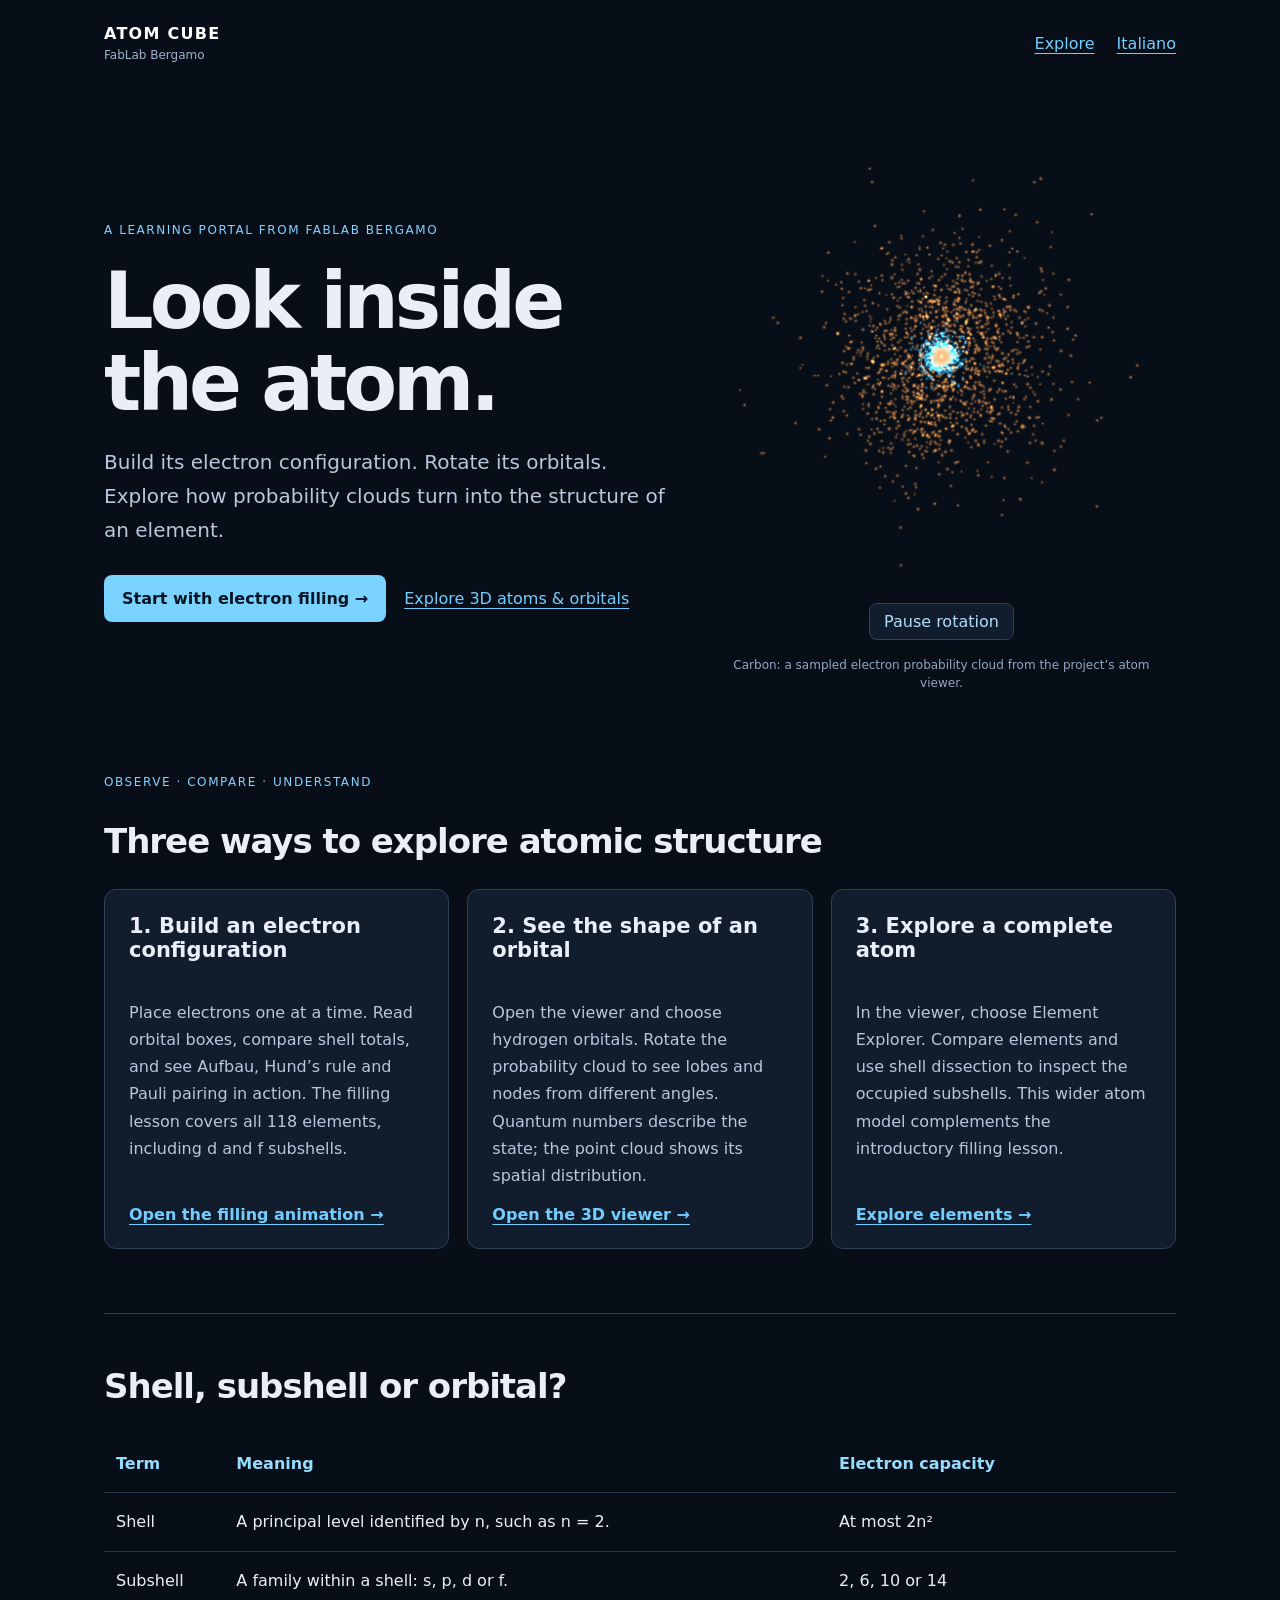
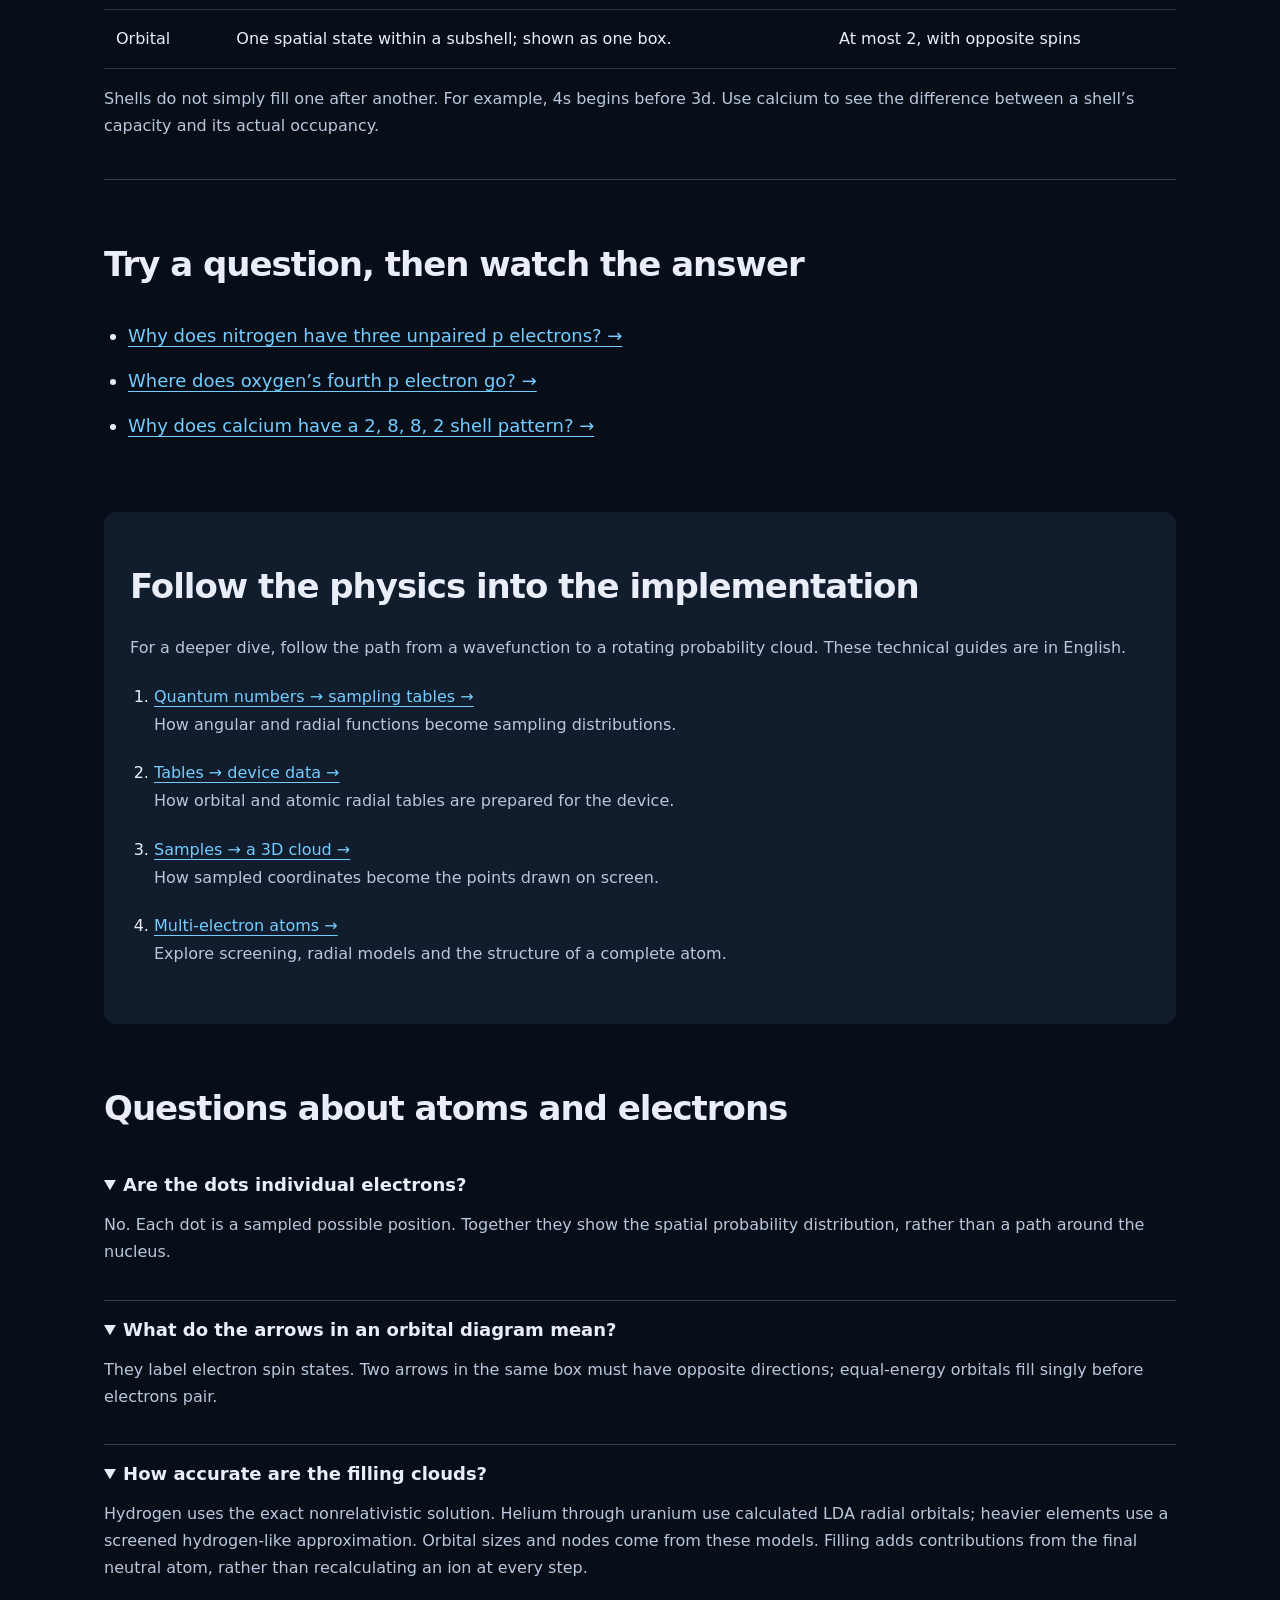
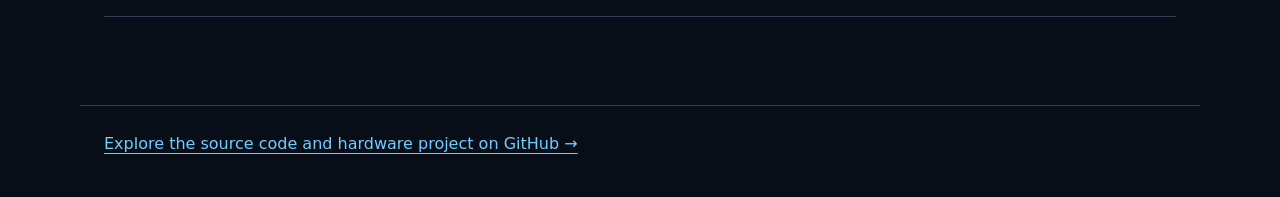
<file: index.html>
<!doctype html>
<!-- Generated by tools/education_pages_gen.py; edit that source. -->
<html lang="en">
<head>
<meta charset="utf-8">
<meta name="viewport" content="width=device-width, initial-scale=1">
<title>Atomic structure, electron configurations &amp; 3D orbitals | Atom Cube</title>
<meta name="description" content="Explore inside the atom: interactive electron shell filling, 3D atomic orbitals, shell dissection and guides to the physics behind the visualizations.">
<link rel="canonical" href="https://fablab-bergamo.github.io/electron-3d-display/">
<link rel="alternate" hreflang="en" href="https://fablab-bergamo.github.io/electron-3d-display/">
<link rel="alternate" hreflang="it" href="https://fablab-bergamo.github.io/electron-3d-display/it/">
<link rel="alternate" hreflang="x-default" href="https://fablab-bergamo.github.io/electron-3d-display/">
<meta property="og:type" content="website">
<meta property="og:title" content="Atomic structure, electron configurations &amp; 3D orbitals | Atom Cube">
<meta property="og:description" content="Explore inside the atom: interactive electron shell filling, 3D atomic orbitals, shell dissection and guides to the physics behind the visualizations.">
<meta property="og:url" content="https://fablab-bergamo.github.io/electron-3d-display/">
<meta property="og:image" content="https://fablab-bergamo.github.io/electron-3d-display/img/atom_C.png">
<meta property="og:locale" content="en_GB">
<meta name="twitter:card" content="summary_large_image">
<link rel="stylesheet" href="web/portal.css">
<script type="application/ld+json">{"@context": "https://schema.org", "@type": "CollectionPage", "name": "Atomic structure, electron configurations & 3D orbitals | Atom Cube", "description": "Explore inside the atom: interactive electron shell filling, 3D atomic orbitals, shell dissection and guides to the physics behind the visualizations.", "url": "https://fablab-bergamo.github.io/electron-3d-display/", "inLanguage": "en", "about": ["Atomic structure", "Electron configuration", "Atomic orbitals"], "hasPart": [{"@type": "LearningResource", "name": "1. Build an electron configuration", "url": "https://fablab-bergamo.github.io/electron-3d-display/web/shell_filling.html", "inLanguage": "en", "learningResourceType": "Interactive visualization"}]}</script>
</head>
<body>
<a class="skip" href="#explore">Skip to learning paths</a>
<header><a class="brand" href="index.html">ATOM CUBE <span>FabLab Bergamo</span></a><nav aria-label="Main navigation"><a href="#explore">Explore</a><a href="it/index.html" lang="it" hreflang="it">Italiano</a></nav></header>
<main>
<section class="hero"><div><p class="eyebrow">A learning portal from FabLab Bergamo</p><h1>Look inside the atom.</h1><p class="intro">Build its electron configuration. Rotate its orbitals. Explore how probability clouds turn into the structure of an element.</p><div class="actions"><a class="button" href="web/shell_filling.html">Start with electron filling →</a><a class="secondary" href="web/index.html">Explore 3D atoms & orbitals</a></div></div><figure><div class="portal-atom"><img id="portal-atom-fallback" src="img/atom_C.png" alt="Carbon: a sampled electron probability cloud from the project’s atom viewer." width="480" height="480" fetchpriority="high"><canvas id="portal-atom" width="480" height="480" role="img" aria-label="Carbon: a sampled electron probability cloud from the project’s atom viewer." hidden></canvas></div><button id="portal-rotation" aria-pressed="true" hidden>Pause rotation</button><figcaption>Carbon: a sampled electron probability cloud from the project’s atom viewer.</figcaption></figure></section>
<section id="explore"><p class="eyebrow">OBSERVE · COMPARE · UNDERSTAND</p><h2>Three ways to explore atomic structure</h2><div class="paths"><article><h3>1. Build an electron configuration</h3><p>Place electrons one at a time. Read orbital boxes, compare shell totals, and see Aufbau, Hund’s rule and Pauli pairing in action. The filling lesson covers all 118 elements, including d and f subshells.</p><a class="text-link" href="web/shell_filling.html">Open the filling animation →</a></article><article><h3>2. See the shape of an orbital</h3><p>Open the viewer and choose hydrogen orbitals. Rotate the probability cloud to see lobes and nodes from different angles. Quantum numbers describe the state; the point cloud shows its spatial distribution.</p><a class="text-link" href="web/index.html">Open the 3D viewer →</a></article><article><h3>3. Explore a complete atom</h3><p>In the viewer, choose Element Explorer. Compare elements and use shell dissection to inspect the occupied subshells. This wider atom model complements the introductory filling lesson.</p><a class="text-link" href="web/index.html">Explore elements →</a></article></div></section>
<section class="concepts"><h2>Shell, subshell or orbital?</h2><div class="table-wrap"><table><thead><tr><th scope="col">Term</th><th scope="col">Meaning</th><th scope="col">Electron capacity</th></tr></thead><tbody><tr><td>Shell</td><td>A principal level identified by n, such as n = 2.</td><td>At most 2n²</td></tr><tr><td>Subshell</td><td>A family within a shell: s, p, d or f.</td><td>2, 6, 10 or 14</td></tr><tr><td>Orbital</td><td>One spatial state within a subshell; shown as one box.</td><td>At most 2, with opposite spins</td></tr></tbody></table></div><p>Shells do not simply fill one after another. For example, 4s begins before 3d. Use calcium to see the difference between a shell’s capacity and its actual occupancy.</p></section>
<section><h2>Try a question, then watch the answer</h2><ul class="examples"><li><a href="web/shell_filling.html?z=7">Why does nitrogen have three unpaired p electrons? →</a></li><li><a href="web/shell_filling.html?z=8">Where does oxygen’s fourth p electron go? →</a></li><li><a href="web/shell_filling.html?z=20">Why does calcium have a 2, 8, 8, 2 shell pattern? →</a></li></ul></section>
<section class="guides"><h2>Follow the physics into the implementation</h2><p>For a deeper dive, follow the path from a wavefunction to a rotating probability cloud. These technical guides are in English.</p><ol><li><a href="docs/coefficients_to_tables.html">Quantum numbers → sampling tables →</a><p>How angular and radial functions become sampling distributions.</p></li><li><a href="docs/tables_to_bin.html">Tables → device data →</a><p>How orbital and atomic radial tables are prepared for the device.</p></li><li><a href="docs/tables_to_pointclouds.html">Samples → a 3D cloud →</a><p>How sampled coordinates become the points drawn on screen.</p></li><li><a href="docs/multielectronic_atoms.html">Multi-electron atoms →</a><p>Explore screening, radial models and the structure of a complete atom.</p></li></ol></section>
<section class="faq"><h2>Questions about atoms and electrons</h2><details open><summary>Are the dots individual electrons?</summary><p>No. Each dot is a sampled possible position. Together they show the spatial probability distribution, rather than a path around the nucleus.</p></details><details open><summary>What do the arrows in an orbital diagram mean?</summary><p>They label electron spin states. Two arrows in the same box must have opposite directions; equal-energy orbitals fill singly before electrons pair.</p></details><details open><summary>How accurate are the filling clouds?</summary><p>Hydrogen uses the exact nonrelativistic solution. Helium through uranium use calculated LDA radial orbitals; heavier elements use a screened hydrogen-like approximation. Orbital sizes and nodes come from these models. Filling adds contributions from the final neutral atom, rather than recalculating an ion at every step.</p></details></section>
</main>
<footer><a href="https://github.com/fablab-bergamo/electron-3d-display">Explore the source code and hardware project on GitHub →</a></footer>
<script src="web/portal_atom_points.js"></script>
<script src="web/portal_atom.js"></script>
</body>
</html>
</file>
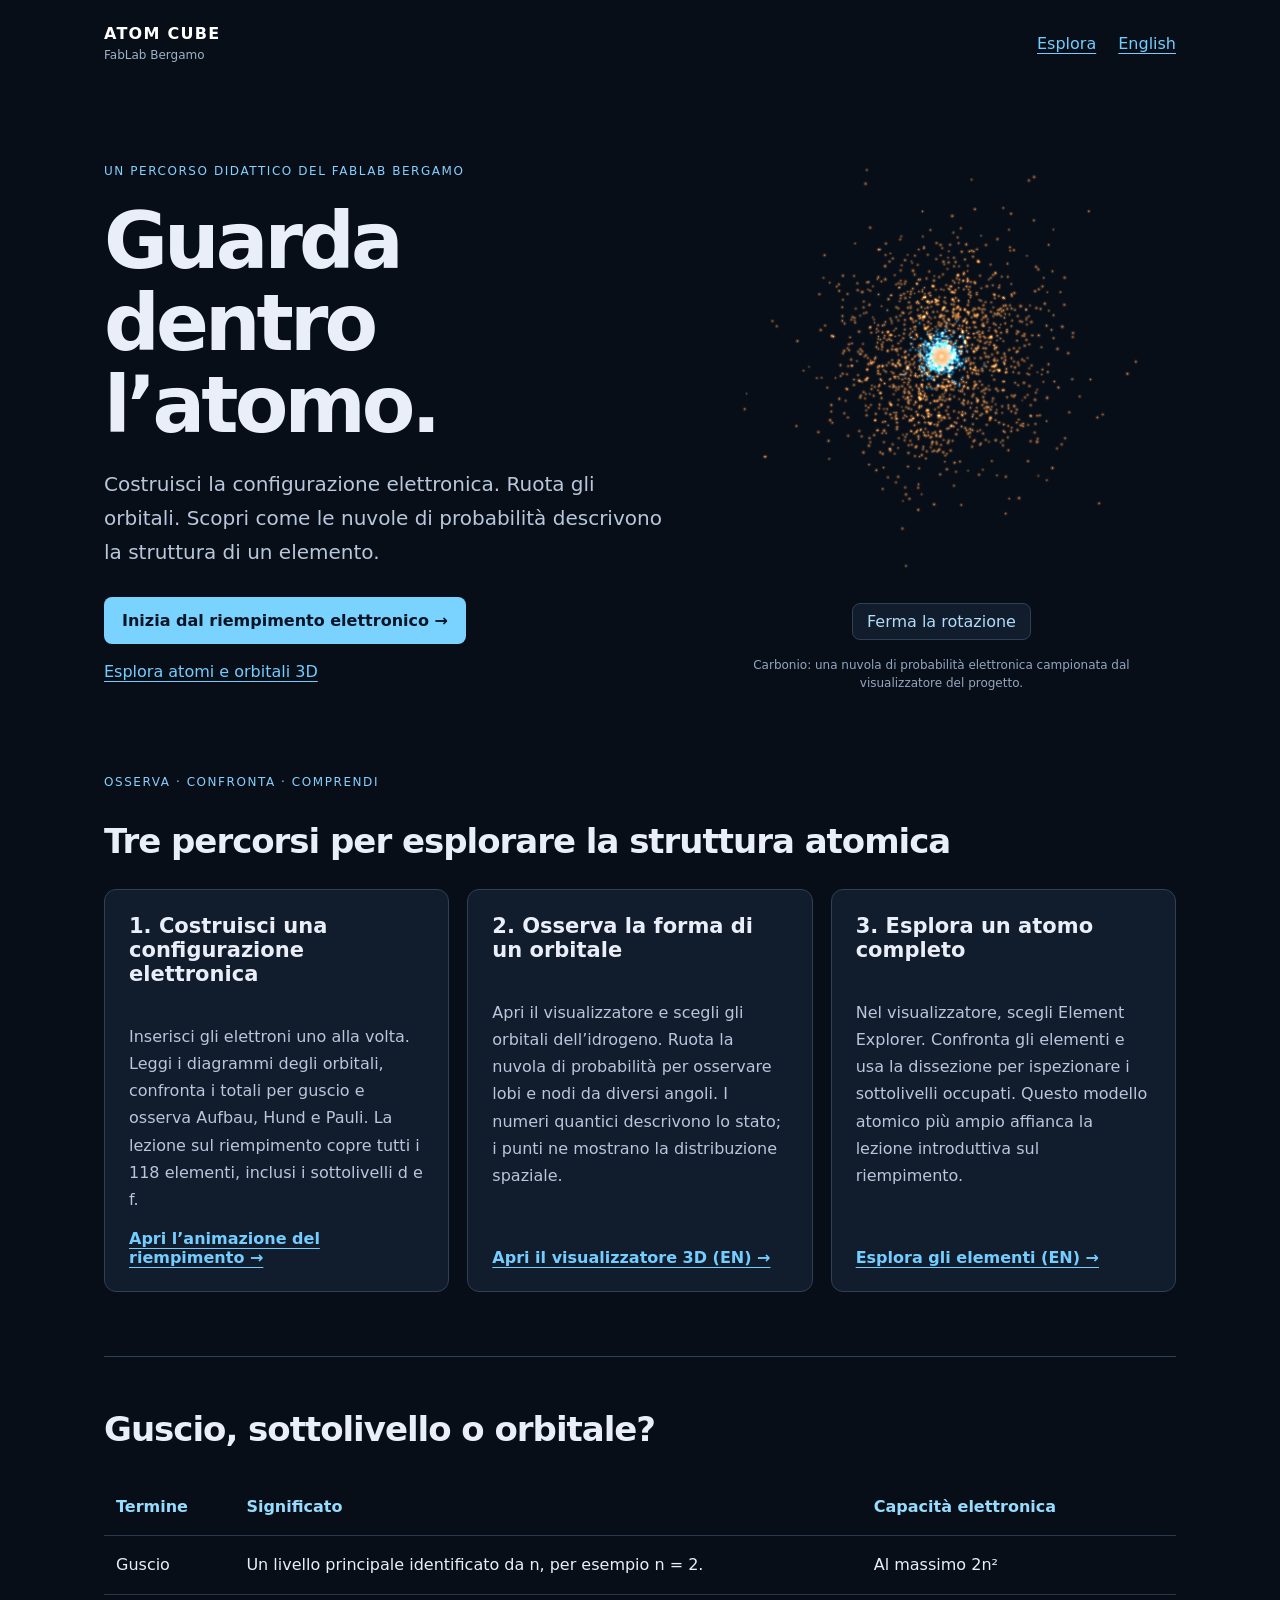
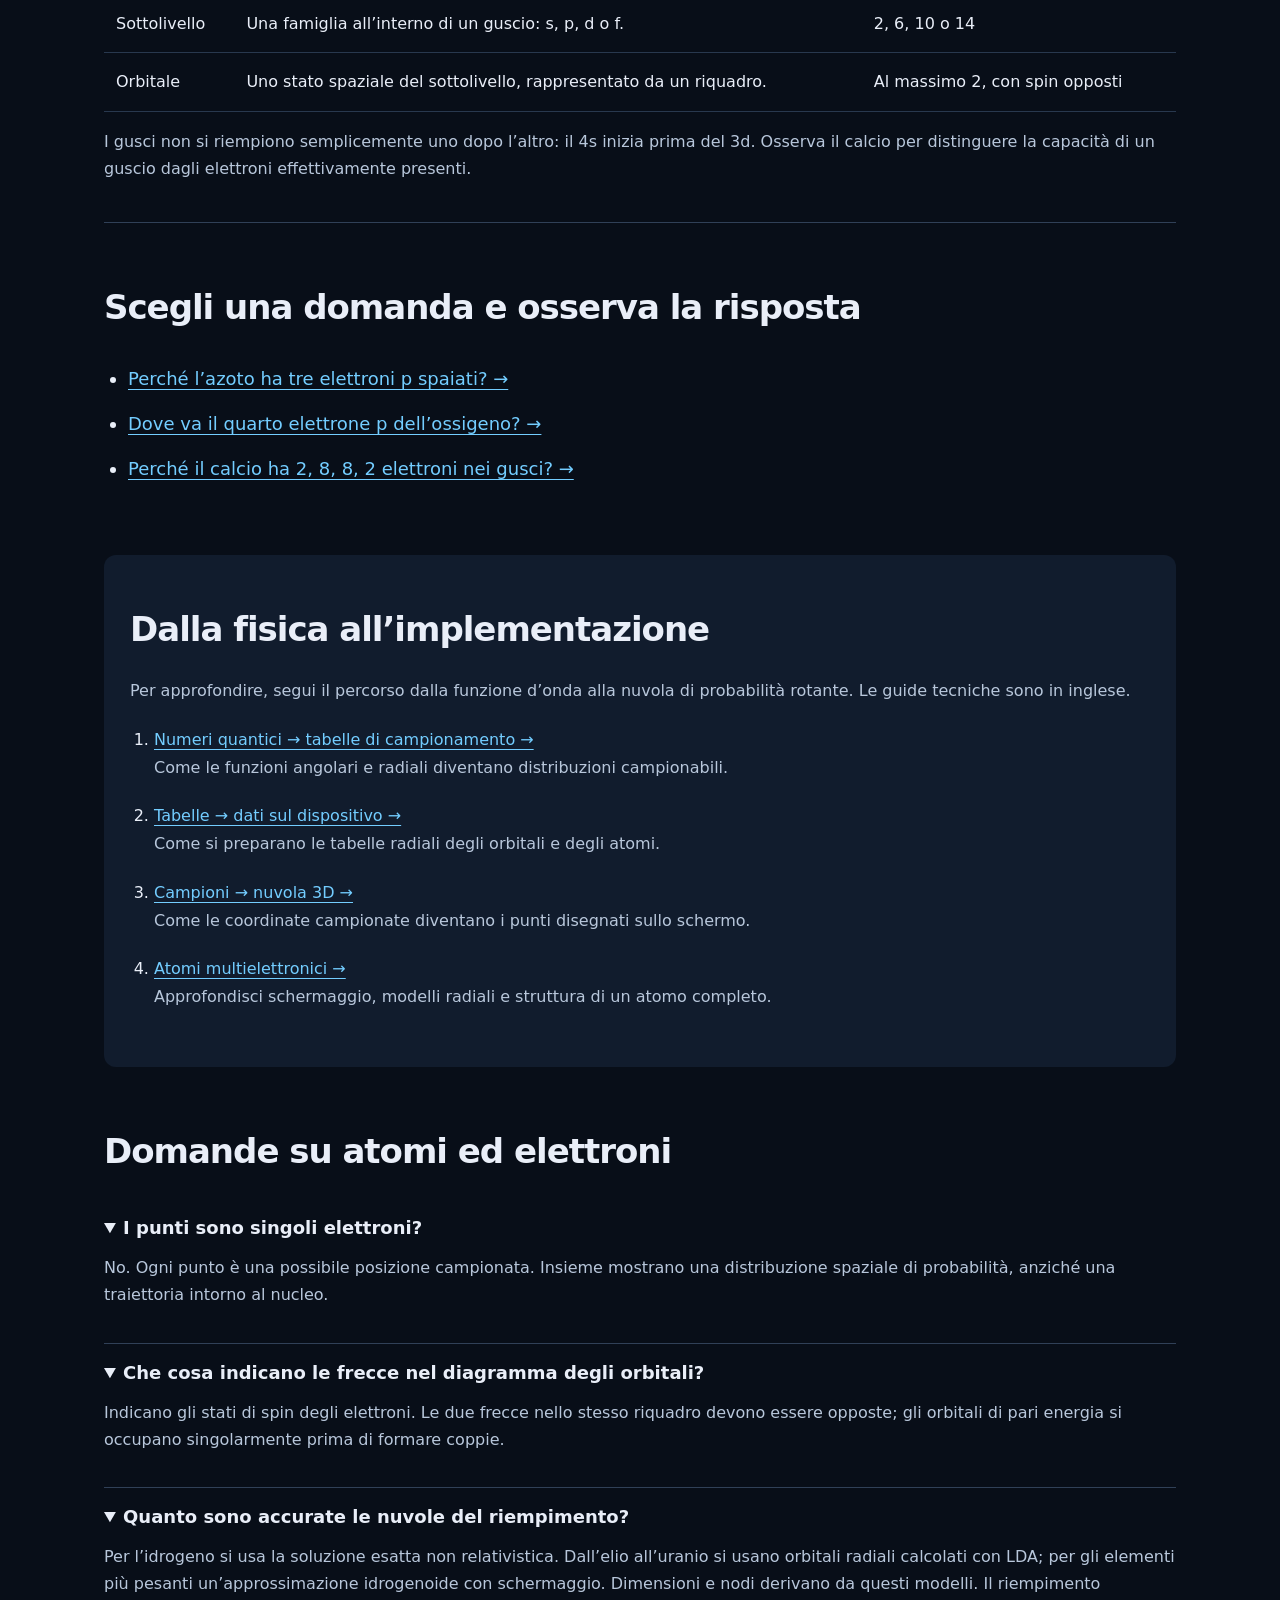
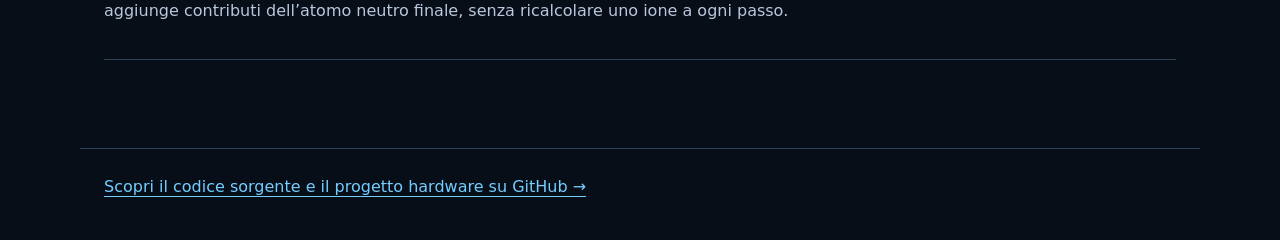
<file: it/index.html>
<!doctype html>
<!-- Generated by tools/education_pages_gen.py; edit that source. -->
<html lang="it">
<head>
<meta charset="utf-8">
<meta name="viewport" content="width=device-width, initial-scale=1">
<title>Struttura atomica, configurazione elettronica e orbitali 3D | Atom Cube</title>
<meta name="description" content="Esplora l’interno dell’atomo: configurazione elettronica animata, riempimento dei gusci, orbitali atomici 3D e guide alla fisica delle nuvole di probabilità.">
<link rel="canonical" href="https://fablab-bergamo.github.io/electron-3d-display/it/">
<link rel="alternate" hreflang="en" href="https://fablab-bergamo.github.io/electron-3d-display/">
<link rel="alternate" hreflang="it" href="https://fablab-bergamo.github.io/electron-3d-display/it/">
<link rel="alternate" hreflang="x-default" href="https://fablab-bergamo.github.io/electron-3d-display/">
<meta property="og:type" content="website">
<meta property="og:title" content="Struttura atomica, configurazione elettronica e orbitali 3D | Atom Cube">
<meta property="og:description" content="Esplora l’interno dell’atomo: configurazione elettronica animata, riempimento dei gusci, orbitali atomici 3D e guide alla fisica delle nuvole di probabilità.">
<meta property="og:url" content="https://fablab-bergamo.github.io/electron-3d-display/it/">
<meta property="og:image" content="https://fablab-bergamo.github.io/electron-3d-display/img/atom_C.png">
<meta property="og:locale" content="it_IT">
<meta name="twitter:card" content="summary_large_image">
<link rel="stylesheet" href="../web/portal.css">
<script type="application/ld+json">{"@context": "https://schema.org", "@type": "CollectionPage", "name": "Struttura atomica, configurazione elettronica e orbitali 3D | Atom Cube", "description": "Esplora l’interno dell’atomo: configurazione elettronica animata, riempimento dei gusci, orbitali atomici 3D e guide alla fisica delle nuvole di probabilità.", "url": "https://fablab-bergamo.github.io/electron-3d-display/it/", "inLanguage": "it", "about": ["Atomic structure", "Electron configuration", "Atomic orbitals"], "hasPart": [{"@type": "LearningResource", "name": "1. Costruisci una configurazione elettronica", "url": "https://fablab-bergamo.github.io/electron-3d-display/web/shell_filling_it.html", "inLanguage": "it", "learningResourceType": "Interactive visualization"}]}</script>
</head>
<body>
<a class="skip" href="#explore">Vai ai percorsi</a>
<header><a class="brand" href="../index.html">ATOM CUBE <span>FabLab Bergamo</span></a><nav aria-label="Navigazione principale"><a href="#explore">Esplora</a><a href="../index.html" lang="en" hreflang="en">English</a></nav></header>
<main>
<section class="hero"><div><p class="eyebrow">Un percorso didattico del FabLab Bergamo</p><h1>Guarda dentro l’atomo.</h1><p class="intro">Costruisci la configurazione elettronica. Ruota gli orbitali. Scopri come le nuvole di probabilità descrivono la struttura di un elemento.</p><div class="actions"><a class="button" href="../web/shell_filling_it.html">Inizia dal riempimento elettronico →</a><a class="secondary" href="../web/index.html">Esplora atomi e orbitali 3D</a></div></div><figure><div class="portal-atom"><img id="portal-atom-fallback" src="../img/atom_C.png" alt="Carbonio: una nuvola di probabilità elettronica campionata dal visualizzatore del progetto." width="480" height="480" fetchpriority="high"><canvas id="portal-atom" width="480" height="480" role="img" aria-label="Carbonio: una nuvola di probabilità elettronica campionata dal visualizzatore del progetto." hidden></canvas></div><button id="portal-rotation" aria-pressed="true" hidden>Ferma la rotazione</button><figcaption>Carbonio: una nuvola di probabilità elettronica campionata dal visualizzatore del progetto.</figcaption></figure></section>
<section id="explore"><p class="eyebrow">OSSERVA · CONFRONTA · COMPRENDI</p><h2>Tre percorsi per esplorare la struttura atomica</h2><div class="paths"><article><h3>1. Costruisci una configurazione elettronica</h3><p>Inserisci gli elettroni uno alla volta. Leggi i diagrammi degli orbitali, confronta i totali per guscio e osserva Aufbau, Hund e Pauli. La lezione sul riempimento copre tutti i 118 elementi, inclusi i sottolivelli d e f.</p><a class="text-link" href="../web/shell_filling_it.html">Apri l’animazione del riempimento →</a></article><article><h3>2. Osserva la forma di un orbitale</h3><p>Apri il visualizzatore e scegli gli orbitali dell’idrogeno. Ruota la nuvola di probabilità per osservare lobi e nodi da diversi angoli. I numeri quantici descrivono lo stato; i punti ne mostrano la distribuzione spaziale.</p><a class="text-link" href="../web/index.html">Apri il visualizzatore 3D (EN) →</a></article><article><h3>3. Esplora un atomo completo</h3><p>Nel visualizzatore, scegli Element Explorer. Confronta gli elementi e usa la dissezione per ispezionare i sottolivelli occupati. Questo modello atomico più ampio affianca la lezione introduttiva sul riempimento.</p><a class="text-link" href="../web/index.html">Esplora gli elementi (EN) →</a></article></div></section>
<section class="concepts"><h2>Guscio, sottolivello o orbitale?</h2><div class="table-wrap"><table><thead><tr><th scope="col">Termine</th><th scope="col">Significato</th><th scope="col">Capacità elettronica</th></tr></thead><tbody><tr><td>Guscio</td><td>Un livello principale identificato da n, per esempio n = 2.</td><td>Al massimo 2n²</td></tr><tr><td>Sottolivello</td><td>Una famiglia all’interno di un guscio: s, p, d o f.</td><td>2, 6, 10 o 14</td></tr><tr><td>Orbitale</td><td>Uno stato spaziale del sottolivello, rappresentato da un riquadro.</td><td>Al massimo 2, con spin opposti</td></tr></tbody></table></div><p>I gusci non si riempiono semplicemente uno dopo l’altro: il 4s inizia prima del 3d. Osserva il calcio per distinguere la capacità di un guscio dagli elettroni effettivamente presenti.</p></section>
<section><h2>Scegli una domanda e osserva la risposta</h2><ul class="examples"><li><a href="../web/shell_filling_it.html?z=7">Perché l’azoto ha tre elettroni p spaiati? →</a></li><li><a href="../web/shell_filling_it.html?z=8">Dove va il quarto elettrone p dell’ossigeno? →</a></li><li><a href="../web/shell_filling_it.html?z=20">Perché il calcio ha 2, 8, 8, 2 elettroni nei gusci? →</a></li></ul></section>
<section class="guides"><h2>Dalla fisica all’implementazione</h2><p>Per approfondire, segui il percorso dalla funzione d’onda alla nuvola di probabilità rotante. Le guide tecniche sono in inglese.</p><ol><li><a href="../docs/coefficients_to_tables.html">Numeri quantici → tabelle di campionamento →</a><p>Come le funzioni angolari e radiali diventano distribuzioni campionabili.</p></li><li><a href="../docs/tables_to_bin.html">Tabelle → dati sul dispositivo →</a><p>Come si preparano le tabelle radiali degli orbitali e degli atomi.</p></li><li><a href="../docs/tables_to_pointclouds.html">Campioni → nuvola 3D →</a><p>Come le coordinate campionate diventano i punti disegnati sullo schermo.</p></li><li><a href="../docs/multielectronic_atoms.html">Atomi multielettronici →</a><p>Approfondisci schermaggio, modelli radiali e struttura di un atomo completo.</p></li></ol></section>
<section class="faq"><h2>Domande su atomi ed elettroni</h2><details open><summary>I punti sono singoli elettroni?</summary><p>No. Ogni punto è una possibile posizione campionata. Insieme mostrano una distribuzione spaziale di probabilità, anziché una traiettoria intorno al nucleo.</p></details><details open><summary>Che cosa indicano le frecce nel diagramma degli orbitali?</summary><p>Indicano gli stati di spin degli elettroni. Le due frecce nello stesso riquadro devono essere opposte; gli orbitali di pari energia si occupano singolarmente prima di formare coppie.</p></details><details open><summary>Quanto sono accurate le nuvole del riempimento?</summary><p>Per l’idrogeno si usa la soluzione esatta non relativistica. Dall’elio all’uranio si usano orbitali radiali calcolati con LDA; per gli elementi più pesanti un’approssimazione idrogenoide con schermaggio. Dimensioni e nodi derivano da questi modelli. Il riempimento aggiunge contributi dell’atomo neutro finale, senza ricalcolare uno ione a ogni passo.</p></details></section>
</main>
<footer><a href="https://github.com/fablab-bergamo/electron-3d-display">Scopri il codice sorgente e il progetto hardware su GitHub →</a></footer>
<script src="../web/portal_atom_points.js"></script>
<script src="../web/portal_atom.js"></script>
</body>
</html>
</file>
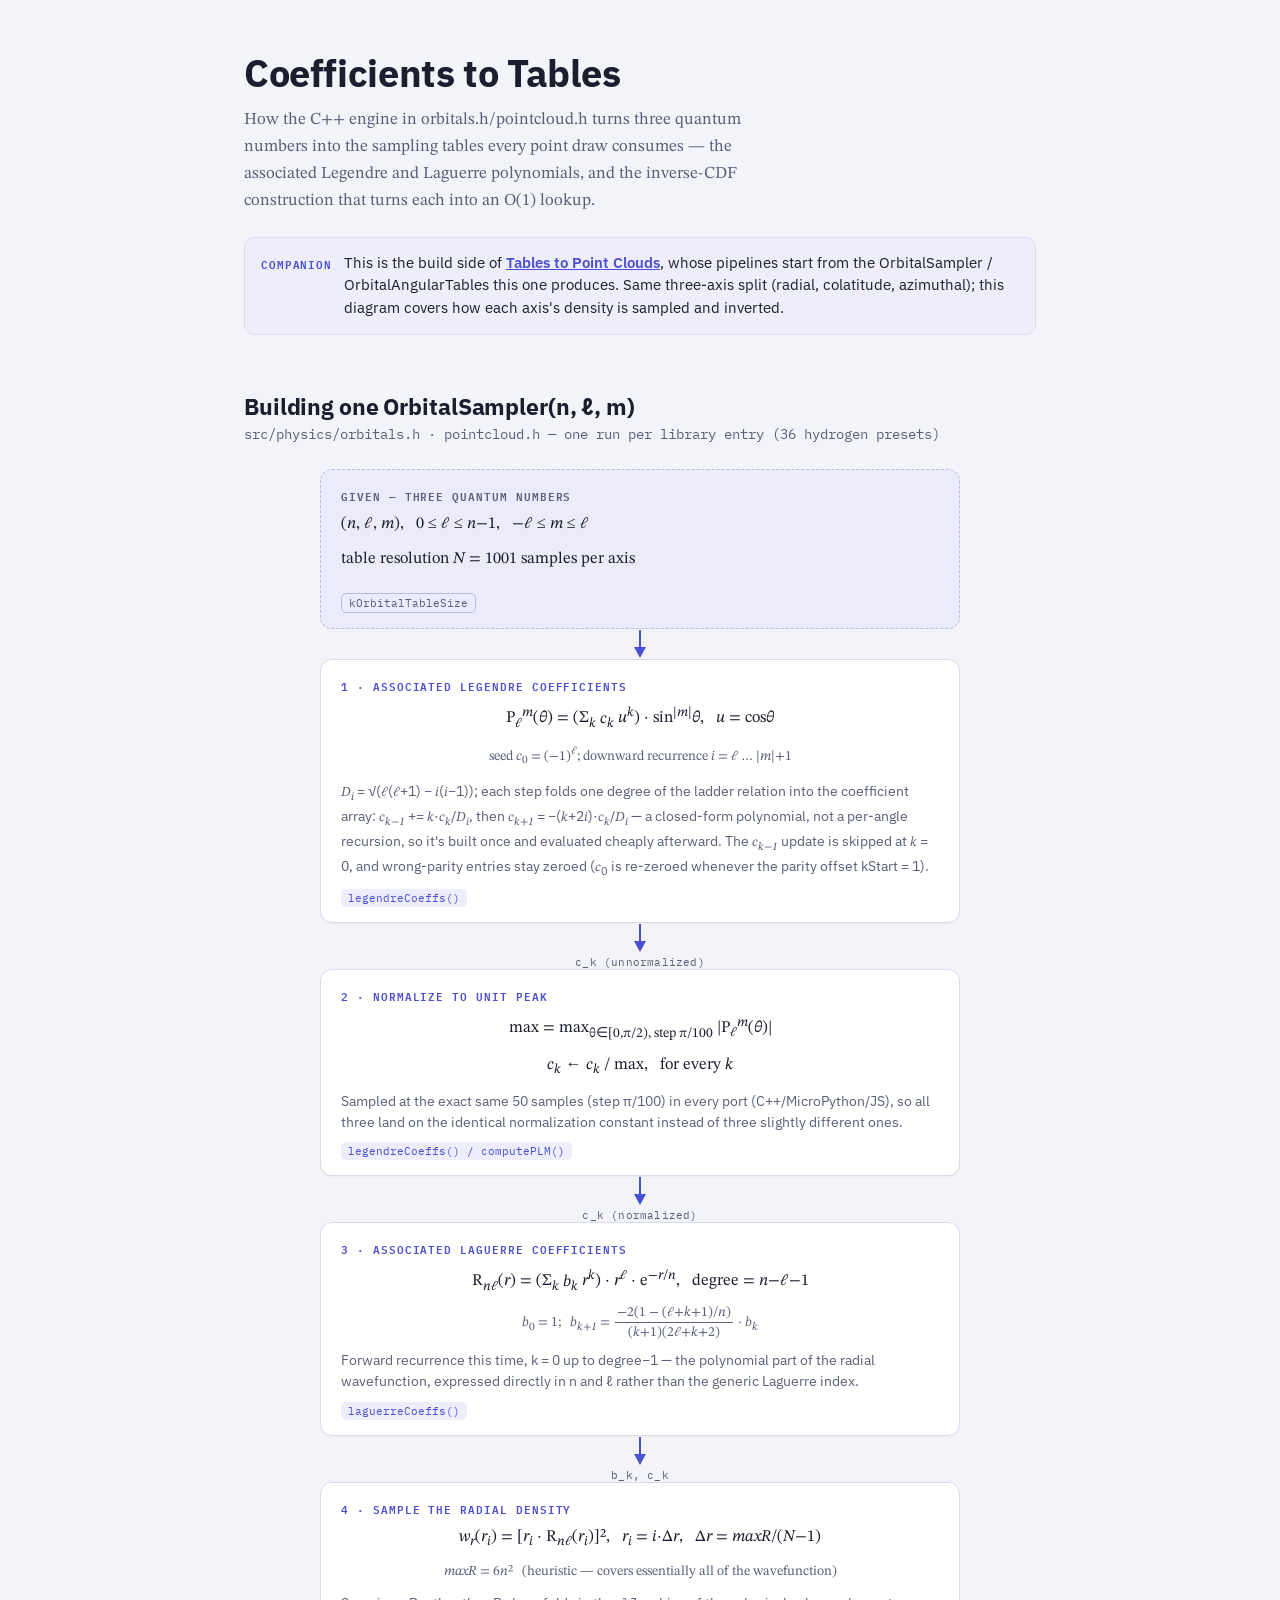
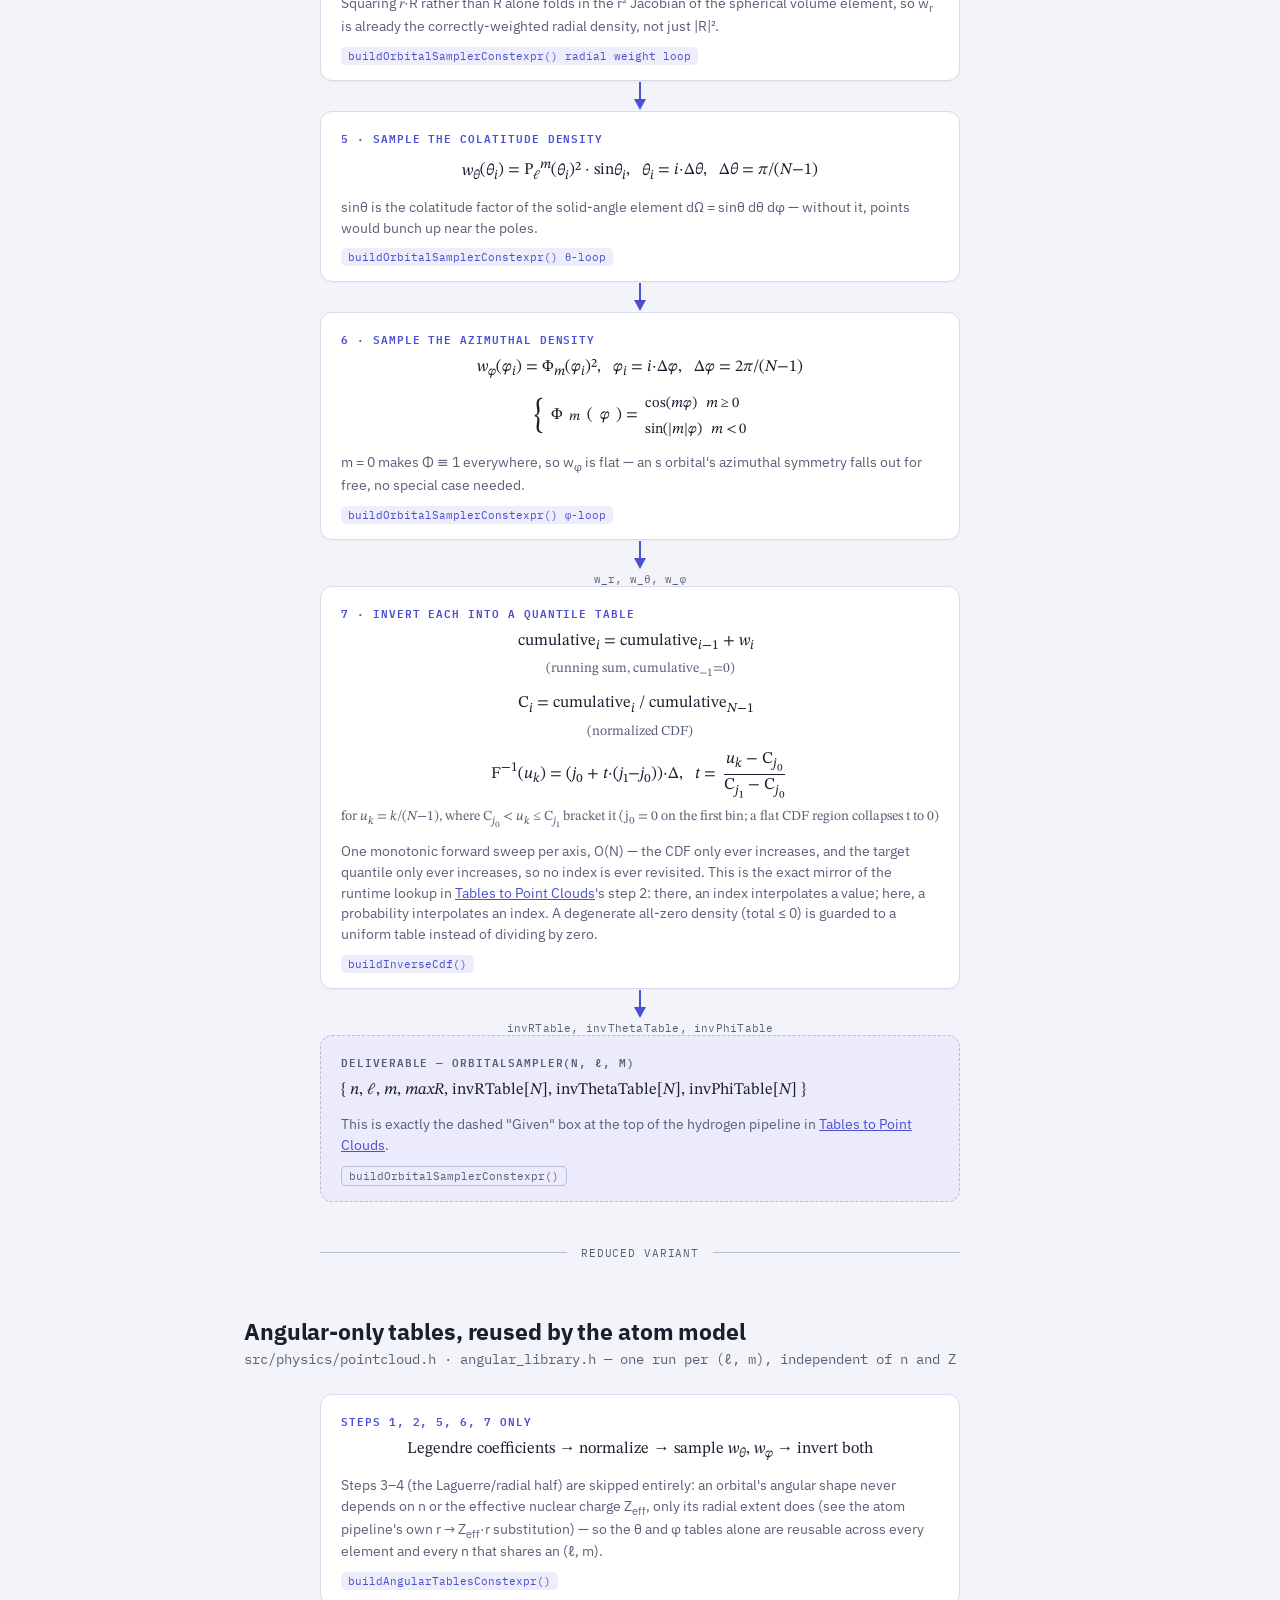
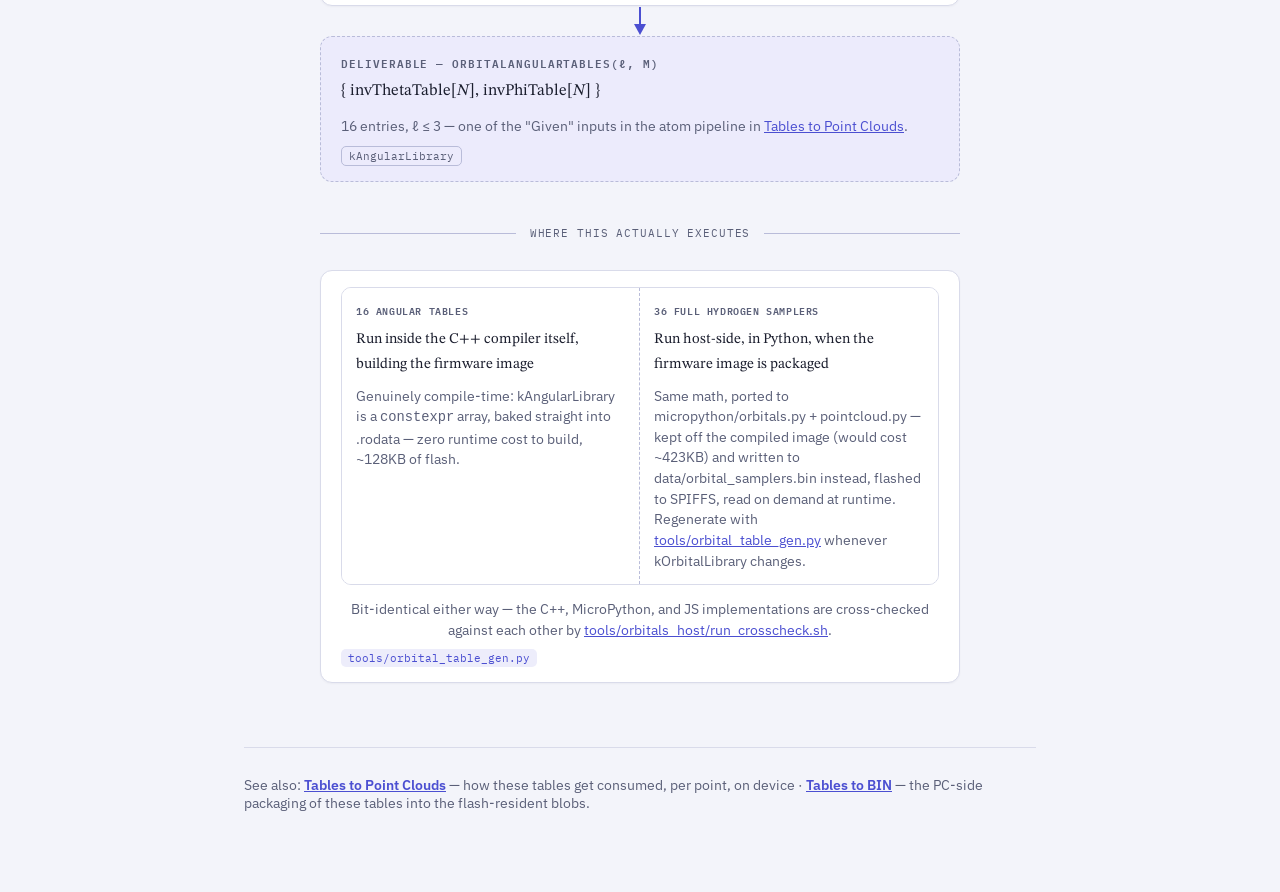
<file: docs/coefficients_to_tables.html>
<!DOCTYPE html>
<html lang="en">
<head>
<meta charset="UTF-8">
<meta name="viewport" content="width=device-width, initial-scale=1">
<title>Coefficients to Tables</title>
<link rel="preconnect" href="https://fonts.googleapis.com">
<link rel="preconnect" href="https://fonts.gstatic.com" crossorigin>
<link href="https://fonts.googleapis.com/css2?family=IBM+Plex+Sans:wght@400;500;600;700&family=IBM+Plex+Mono:wght@400;500;600&family=STIX+Two+Text:ital,wght@0,400;0,500;0,600;1,400;1,500&display=swap" rel="stylesheet">
<style>
  :root{
    color-scheme: light dark;
    --bg:#F3F4FA;
    --surface:#FFFFFF;
    --surface-2:#ECEBFC;
    --border:#D9DBEA;
    --border-strong:#B9BCD9;
    --text:#1B1E2E;
    --text-muted:#5A5F78;
    --accent:#4B4FD1;
    --accent-soft:#EDEDFB;
    --font-display:'IBM Plex Sans', ui-sans-serif, system-ui, sans-serif;
    --font-mono:'IBM Plex Mono', ui-monospace, 'SFMono-Regular', Menlo, monospace;
    --font-math:'STIX Two Text', 'Cambria Math', Georgia, serif;
  }
  @media (prefers-color-scheme: dark){
    :root:not([data-theme="light"]){
      --bg:#0C0E1A; --surface:#141727; --surface-2:#1B1E38;
      --border:#2B2F4C; --border-strong:#3C4166;
      --text:#E7E8F5; --text-muted:#9CA0C4;
      --accent:#9497FF; --accent-soft:#232752;
    }
  }
  :root[data-theme="dark"]{
    --bg:#0C0E1A; --surface:#141727; --surface-2:#1B1E38;
    --border:#2B2F4C; --border-strong:#3C4166;
    --text:#E7E8F5; --text-muted:#9CA0C4;
    --accent:#9497FF; --accent-soft:#232752;
  }

  *{box-sizing:border-box;}
  html,body{margin:0; padding:0;}
  body{
    background:var(--bg); color:var(--text);
    font-family:var(--font-display);
    -webkit-font-smoothing:antialiased;
  }
  .wrap{max-width:840px; margin:0 auto; padding:48px 24px 80px;}

  header.page h1{
    font-family:var(--font-display); font-weight:700; font-size:clamp(1.7rem,4vw,2.35rem);
    letter-spacing:-0.01em; margin:0 0 10px; text-wrap:balance;
  }
  header.page .lede{
    font-family:var(--font-math); font-size:1.05rem; line-height:1.6; color:var(--text-muted);
    max-width:66ch; margin:0 0 22px;
  }
  .scope-note{
    display:flex; gap:12px; align-items:flex-start;
    background:var(--accent-soft); border:1px solid var(--border);
    border-radius:10px; padding:14px 16px; margin-bottom:8px;
  }
  .scope-note .mark{
    font-family:var(--font-mono); font-weight:600; color:var(--accent);
    font-size:11px; letter-spacing:.08em; text-transform:uppercase; white-space:nowrap; padding-top:2px;
  }
  .scope-note p{margin:0; font-size:.92rem; line-height:1.55; color:var(--text);}
  .scope-note a{color:var(--accent); font-weight:600;}

  section.pipeline{margin-top:56px;}
  section.pipeline h2{
    font-family:var(--font-display); font-weight:700; font-size:1.45rem;
    margin:0 0 4px; letter-spacing:-.005em;
  }
  section.pipeline .subtitle{
    font-size:.88rem; color:var(--text-muted); margin:0 0 26px; font-family:var(--font-mono);
  }

  .flow{display:flex; flex-direction:column; align-items:stretch; max-width:640px; margin:0 auto;}

  .connector{display:flex; flex-direction:column; align-items:center; gap:1px; margin:0 auto; color:var(--accent);}
  .connector svg{width:18px; height:30px; display:block;}
  .connector .clabel{
    font-family:var(--font-mono); font-size:10.5px; color:var(--text-muted);
    letter-spacing:.02em; white-space:nowrap; margin-top:1px;
  }

  .stage{
    background:var(--surface); border:1px solid var(--border); border-radius:12px;
    padding:16px 20px 15px; box-shadow:0 1px 2px rgba(20,20,50,.04);
  }
  .stage.given{
    background:var(--surface-2); border-style:dashed; border-color:var(--border-strong);
    box-shadow:none;
  }
  .kicker{
    font-family:var(--font-mono); font-size:10.5px; font-weight:600; letter-spacing:.09em;
    text-transform:uppercase; color:var(--accent); margin:0 0 6px;
  }
  .given .kicker{color:var(--text-muted);}
  .stage-title{font-family:var(--font-display); font-weight:600; font-size:1rem; margin:0 0 10px;}

  .fstack{display:flex; flex-direction:column; align-items:center; gap:7px; margin-bottom:10px;}
  .f{
    font-family:var(--font-math); font-size:1.02rem; text-align:center;
    display:block; line-height:1.7;
  }
  .f.small{font-size:.86rem; color:var(--text-muted);}
  .f.bullet{text-align:left;}
  .given .fstack{align-items:flex-start;}
  .given .f{text-align:left;}

  .caption{font-size:.86rem; line-height:1.5; color:var(--text-muted); margin:0;}
  .caption a{color:var(--accent);}
  .tag{
    display:inline-block; font-family:var(--font-mono); font-size:10.5px; color:var(--accent);
    background:var(--accent-soft); border-radius:5px; padding:2px 7px; margin-top:10px;
  }
  .given .tag{background:transparent; border:1px solid var(--border-strong); color:var(--text-muted);}

  i.v{font-style:italic; font-family:var(--font-math);}
  .frac{display:inline-flex; flex-direction:column; align-items:center; vertical-align:middle; margin:0 .12em; line-height:1.15;}
  .frac .num{padding:0 .15em .1em; border-bottom:1.4px solid currentColor;}
  .frac .den{padding:.1em .15em 0;}
  .cases{display:inline-flex; align-items:center; gap:.4em;}
  .cases::before{content:"{"; font-size:1.9em; font-weight:300; line-height:.6; transform:scaleY(1.25);}
  .cases-list{display:flex; flex-direction:column; gap:.12em; font-size:.9em; text-align:left;}

  .split{
    display:grid; grid-template-columns:1fr 1fr; gap:0; margin-bottom:6px;
    border:1px solid var(--border); border-radius:10px; overflow:hidden;
  }
  .split-half{padding:13px 14px; background:var(--surface);}
  .split-half:first-child{border-right:1px dashed var(--border-strong);}
  .split-half .half-label{
    font-family:var(--font-mono); font-size:10px; font-weight:600; color:var(--text-muted);
    text-transform:uppercase; letter-spacing:.06em; margin:0 0 8px;
  }
  .split-half .f{font-size:.92rem; text-align:left;}
  @media (max-width:560px){
    .split{grid-template-columns:1fr;}
    .split-half:first-child{border-right:none; border-bottom:1px dashed var(--border-strong);}
  }

  .note{
    text-align:center; font-size:.82rem; color:var(--text-muted); font-family:var(--font-mono);
    margin:14px 0 -4px; padding:8px 14px; border:1px dashed var(--border-strong); border-radius:8px;
    max-width:520px; margin-left:auto; margin-right:auto;
  }

  .divider{
    display:flex; align-items:center; gap:14px; max-width:640px; margin:44px auto 30px;
    color:var(--text-muted); font-family:var(--font-mono); font-size:11px; letter-spacing:.08em; text-transform:uppercase;
  }
  .divider::before, .divider::after{content:""; flex:1; height:1px; background:var(--border-strong);}

  footer.legend{
    margin-top:64px; padding-top:28px; border-top:1px solid var(--border);
    font-size:.85rem; color:var(--text-muted);
  }
  footer.legend a{color:var(--accent); font-weight:600;}
</style>
</head>
<body>
<div class="wrap">

  <header class="page">
    <h1>Coefficients to Tables</h1>
    <p class="lede">How the C++ engine in orbitals.h/pointcloud.h turns three quantum numbers into the sampling tables every point draw consumes — the associated Legendre and Laguerre polynomials, and the inverse-CDF construction that turns each into an O(1) lookup.</p>
    <div class="scope-note">
      <span class="mark">Companion</span>
      <p>This is the build side of <a href="tables_to_pointclouds.html">Tables to Point Clouds</a>, whose pipelines start from the OrbitalSampler / OrbitalAngularTables this one produces. Same three-axis split (radial, colatitude, azimuthal); this diagram covers how each axis's density is sampled and inverted.</p>
    </div>
  </header>

  <section class="pipeline">
    <h2>Building one OrbitalSampler(n, ℓ, m)</h2>
    <p class="subtitle">src/physics/orbitals.h · pointcloud.h — one run per library entry (36 hydrogen presets)</p>

    <div class="flow">

      <div class="stage given">
        <p class="kicker">Given — three quantum numbers</p>
        <div class="fstack">
          <div class="f">(<i class="v">n</i>, <i class="v">ℓ</i>, <i class="v">m</i>), &nbsp; 0 ≤ <i class="v">ℓ</i> ≤ <i class="v">n</i>−1, &nbsp; −<i class="v">ℓ</i> ≤ <i class="v">m</i> ≤ <i class="v">ℓ</i></div>
          <div class="f">table resolution <i class="v">N</i> = 1001 samples per axis</div>
        </div>
        <span class="tag">kOrbitalTableSize</span>
      </div>

      <div class="connector">
        <svg viewBox="0 0 18 30"><line x1="9" y1="1" x2="9" y2="21" stroke="currentColor" stroke-width="2"/><polygon points="9,29 3,18 15,18" fill="currentColor"/></svg>
      </div>

      <div class="stage">
        <p class="kicker">1 · Associated Legendre coefficients</p>
        <div class="fstack">
          <div class="f">P<sub><i class="v">ℓ</i></sub><sup><i class="v">m</i></sup>(<i class="v">θ</i>) = (Σ<sub><i class="v">k</i></sub> <i class="v">c<sub>k</sub></i> <i class="v">u</i><sup><i class="v">k</i></sup>) · sin<sup>|<i class="v">m</i>|</sup><i class="v">θ</i>, &nbsp; <i class="v">u</i> = cos<i class="v">θ</i></div>
          <div class="f small">seed <i class="v">c</i><sub>0</sub> = (−1)<sup><i class="v">ℓ</i></sup>; downward recurrence <i class="v">i</i> = <i class="v">ℓ</i> … |<i class="v">m</i>|+1</div>
        </div>
        <p class="caption"><i class="v">D<sub>i</sub></i> = √(<i class="v">ℓ</i>(<i class="v">ℓ</i>+1) − <i class="v">i</i>(<i class="v">i</i>−1)); each step folds one degree of the ladder relation into the coefficient array: <i class="v">c<sub>k−1</sub></i> += <i class="v">k</i>·<i class="v">c<sub>k</sub></i>/<i class="v">D<sub>i</sub></i>, then <i class="v">c<sub>k+1</sub></i> = −(<i class="v">k</i>+2<i class="v">i</i>)·<i class="v">c<sub>k</sub></i>/<i class="v">D<sub>i</sub></i> — a closed-form polynomial, not a per-angle recursion, so it's built once and evaluated cheaply afterward. The <i class="v">c<sub>k−1</sub></i> update is skipped at <i class="v">k</i> = 0, and wrong-parity entries stay zeroed (<i class="v">c</i><sub>0</sub> is re-zeroed whenever the parity offset kStart = 1).</p>
        <span class="tag">legendreCoeffs()</span>
      </div>

      <div class="connector">
        <svg viewBox="0 0 18 30"><line x1="9" y1="1" x2="9" y2="21" stroke="currentColor" stroke-width="2"/><polygon points="9,29 3,18 15,18" fill="currentColor"/></svg>
        <span class="clabel">c_k (unnormalized)</span>
      </div>

      <div class="stage">
        <p class="kicker">2 · Normalize to unit peak</p>
        <div class="fstack">
          <div class="f">max = max<sub>θ∈[0,π/2), step π/100</sub> |P<sub><i class="v">ℓ</i></sub><sup><i class="v">m</i></sup>(<i class="v">θ</i>)|</div>
          <div class="f"><i class="v">c<sub>k</sub></i> ← <i class="v">c<sub>k</sub></i> / max, &nbsp; for every <i class="v">k</i></div>
        </div>
        <p class="caption">Sampled at the exact same 50 samples (step π/100) in every port (C++/MicroPython/JS), so all three land on the identical normalization constant instead of three slightly different ones.</p>
        <span class="tag">legendreCoeffs() / computePLM()</span>
      </div>

      <div class="connector">
        <svg viewBox="0 0 18 30"><line x1="9" y1="1" x2="9" y2="21" stroke="currentColor" stroke-width="2"/><polygon points="9,29 3,18 15,18" fill="currentColor"/></svg>
        <span class="clabel">c_k (normalized)</span>
      </div>

      <div class="stage">
        <p class="kicker">3 · Associated Laguerre coefficients</p>
        <div class="fstack">
          <div class="f">R<sub><i class="v">nℓ</i></sub>(<i class="v">r</i>) = (Σ<sub><i class="v">k</i></sub> <i class="v">b<sub>k</sub></i> <i class="v">r</i><sup><i class="v">k</i></sup>) · <i class="v">r</i><sup><i class="v">ℓ</i></sup> · e<sup>−<i class="v">r</i>/<i class="v">n</i></sup>, &nbsp; degree = <i class="v">n</i>−<i class="v">ℓ</i>−1</div>
          <div class="f small"><i class="v">b</i><sub>0</sub> = 1; &nbsp; <i class="v">b<sub>k+1</sub></i> = <span class="frac"><span class="num">−2(1 − (<i class="v">ℓ</i>+<i class="v">k</i>+1)/<i class="v">n</i>)</span><span class="den">(<i class="v">k</i>+1)(2<i class="v">ℓ</i>+<i class="v">k</i>+2)</span></span> · <i class="v">b<sub>k</sub></i></div>
        </div>
        <p class="caption">Forward recurrence this time, k = 0 up to degree−1 — the polynomial part of the radial wavefunction, expressed directly in n and ℓ rather than the generic Laguerre index.</p>
        <span class="tag">laguerreCoeffs()</span>
      </div>

      <div class="connector">
        <svg viewBox="0 0 18 30"><line x1="9" y1="1" x2="9" y2="21" stroke="currentColor" stroke-width="2"/><polygon points="9,29 3,18 15,18" fill="currentColor"/></svg>
        <span class="clabel">b_k, c_k</span>
      </div>

      <div class="stage">
        <p class="kicker">4 · Sample the radial density</p>
        <div class="fstack">
          <div class="f"><i class="v">w<sub>r</sub></i>(<i class="v">r<sub>i</sub></i>) = [<i class="v">r<sub>i</sub></i> · R<sub><i class="v">nℓ</i></sub>(<i class="v">r<sub>i</sub></i>)]², &nbsp; <i class="v">r<sub>i</sub></i> = <i class="v">i</i>·Δ<i class="v">r</i>, &nbsp; Δ<i class="v">r</i> = <i class="v">maxR</i>/(<i class="v">N</i>−1)</div>
          <div class="f small"><i class="v">maxR</i> = 6<i class="v">n</i>² &nbsp; (heuristic — covers essentially all of the wavefunction)</div>
        </div>
        <p class="caption">Squaring <i class="v">r</i>·R rather than R alone folds in the r² Jacobian of the spherical volume element, so w<sub>r</sub> is already the correctly-weighted radial density, not just |R|².</p>
        <span class="tag">buildOrbitalSamplerConstexpr() radial weight loop</span>
      </div>

      <div class="connector">
        <svg viewBox="0 0 18 30"><line x1="9" y1="1" x2="9" y2="21" stroke="currentColor" stroke-width="2"/><polygon points="9,29 3,18 15,18" fill="currentColor"/></svg>
      </div>

      <div class="stage">
        <p class="kicker">5 · Sample the colatitude density</p>
        <div class="fstack">
          <div class="f"><i class="v">w<sub>θ</sub></i>(<i class="v">θ<sub>i</sub></i>) = P<sub><i class="v">ℓ</i></sub><sup><i class="v">m</i></sup>(<i class="v">θ<sub>i</sub></i>)² · sin<i class="v">θ<sub>i</sub></i>, &nbsp; <i class="v">θ<sub>i</sub></i> = <i class="v">i</i>·Δ<i class="v">θ</i>, &nbsp; Δ<i class="v">θ</i> = <i class="v">π</i>/(<i class="v">N</i>−1)</div>
        </div>
        <p class="caption">sinθ is the colatitude factor of the solid-angle element dΩ = sinθ dθ dφ — without it, points would bunch up near the poles.</p>
        <span class="tag">buildOrbitalSamplerConstexpr() θ-loop</span>
      </div>

      <div class="connector">
        <svg viewBox="0 0 18 30"><line x1="9" y1="1" x2="9" y2="21" stroke="currentColor" stroke-width="2"/><polygon points="9,29 3,18 15,18" fill="currentColor"/></svg>
      </div>

      <div class="stage">
        <p class="kicker">6 · Sample the azimuthal density</p>
        <div class="fstack">
          <div class="f"><i class="v">w<sub>φ</sub></i>(<i class="v">φ<sub>i</sub></i>) = Φ<sub><i class="v">m</i></sub>(<i class="v">φ<sub>i</sub></i>)², &nbsp; <i class="v">φ<sub>i</sub></i> = <i class="v">i</i>·Δ<i class="v">φ</i>, &nbsp; Δ<i class="v">φ</i> = 2<i class="v">π</i>/(<i class="v">N</i>−1)</div>
          <div class="f"><span class="cases">Φ<sub><i class="v">m</i></sub>(<i class="v">φ</i>) = <span class="cases-list"><div>cos(<i class="v">mφ</i>) &nbsp;&nbsp;<i class="v">m</i> ≥ 0</div><div>sin(|<i class="v">m</i>|<i class="v">φ</i>) &nbsp;&nbsp;<i class="v">m</i> &lt; 0</div></span></span></div>
        </div>
        <p class="caption">m = 0 makes Φ ≡ 1 everywhere, so w<sub>φ</sub> is flat — an s orbital's azimuthal symmetry falls out for free, no special case needed.</p>
        <span class="tag">buildOrbitalSamplerConstexpr() φ-loop</span>
      </div>

      <div class="connector">
        <svg viewBox="0 0 18 30"><line x1="9" y1="1" x2="9" y2="21" stroke="currentColor" stroke-width="2"/><polygon points="9,29 3,18 15,18" fill="currentColor"/></svg>
        <span class="clabel">w_r, w_θ, w_φ</span>
      </div>

      <div class="stage">
        <p class="kicker">7 · Invert each into a quantile table</p>
        <div class="fstack">
          <div class="f">cumulative<sub><i class="v">i</i></sub> = cumulative<sub><i class="v">i</i>−1</sub> + <i class="v">w<sub>i</sub></i> &nbsp;<span class="f small">(running sum, cumulative<sub>−1</sub>=0)</span></div>
          <div class="f">C<sub><i class="v">i</i></sub> = cumulative<sub><i class="v">i</i></sub> / cumulative<sub><i class="v">N</i>−1</sub> &nbsp;<span class="f small">(normalized CDF)</span></div>
          <div class="f">F<sup>−1</sup>(<i class="v">u<sub>k</sub></i>) = (<i class="v">j</i>₀ + <i class="v">t</i>·(<i class="v">j</i>₁−<i class="v">j</i>₀))·Δ, &nbsp; <i class="v">t</i> = <span class="frac"><span class="num"><i class="v">u<sub>k</sub></i> − C<sub><i class="v">j</i>₀</sub></span><span class="den">C<sub><i class="v">j</i>₁</sub> − C<sub><i class="v">j</i>₀</sub></span></span></div>
          <div class="f small">for <i class="v">u<sub>k</sub></i> = <i class="v">k</i>/(<i class="v">N</i>−1), where C<sub><i class="v">j</i>₀</sub> &lt; <i class="v">u<sub>k</sub></i> ≤ C<sub><i class="v">j</i>₁</sub> bracket it (j₀ = 0 on the first bin; a flat CDF region collapses t to 0)</div>
        </div>
        <p class="caption">One monotonic forward sweep per axis, O(N) — the CDF only ever increases, and the target quantile only ever increases, so no index is ever revisited. This is the exact mirror of the runtime lookup in <a href="tables_to_pointclouds.html">Tables to Point Clouds</a>'s step 2: there, an index interpolates a value; here, a probability interpolates an index. A degenerate all-zero density (total ≤ 0) is guarded to a uniform table instead of dividing by zero.</p>
        <span class="tag">buildInverseCdf()</span>
      </div>

      <div class="connector">
        <svg viewBox="0 0 18 30"><line x1="9" y1="1" x2="9" y2="21" stroke="currentColor" stroke-width="2"/><polygon points="9,29 3,18 15,18" fill="currentColor"/></svg>
        <span class="clabel">invRTable, invThetaTable, invPhiTable</span>
      </div>

      <div class="stage given">
        <p class="kicker">Deliverable — OrbitalSampler(n, ℓ, m)</p>
        <div class="fstack">
          <div class="f">{ <i class="v">n</i>, <i class="v">ℓ</i>, <i class="v">m</i>, <i class="v">maxR</i>, invRTable[<i class="v">N</i>], invThetaTable[<i class="v">N</i>], invPhiTable[<i class="v">N</i>] }</div>
        </div>
        <p class="caption">This is exactly the dashed "Given" box at the top of the hydrogen pipeline in <a href="tables_to_pointclouds.html">Tables to Point Clouds</a>.</p>
        <span class="tag">buildOrbitalSamplerConstexpr()</span>
      </div>

    </div>
  </section>

  <div class="divider">Reduced variant</div>

  <section class="pipeline">
    <h2>Angular-only tables, reused by the atom model</h2>
    <p class="subtitle">src/physics/pointcloud.h · angular_library.h — one run per (ℓ, m), independent of n and Z</p>

    <div class="flow">
      <div class="stage">
        <p class="kicker">Steps 1, 2, 5, 6, 7 only</p>
        <div class="fstack">
          <div class="f">Legendre coefficients → normalize → sample <i class="v">w<sub>θ</sub></i>, <i class="v">w<sub>φ</sub></i> → invert both</div>
        </div>
        <p class="caption">Steps 3–4 (the Laguerre/radial half) are skipped entirely: an orbital's angular shape never depends on n or the effective nuclear charge Z<sub>eff</sub>, only its radial extent does (see the atom pipeline's own r → Z<sub>eff</sub>·r substitution) — so the θ and φ tables alone are reusable across every element and every n that shares an (ℓ, m).</p>
        <span class="tag">buildAngularTablesConstexpr()</span>
      </div>

      <div class="connector">
        <svg viewBox="0 0 18 30"><line x1="9" y1="1" x2="9" y2="21" stroke="currentColor" stroke-width="2"/><polygon points="9,29 3,18 15,18" fill="currentColor"/></svg>
      </div>

      <div class="stage given">
        <p class="kicker">Deliverable — OrbitalAngularTables(ℓ, m)</p>
        <div class="fstack">
          <div class="f">{ invThetaTable[<i class="v">N</i>], invPhiTable[<i class="v">N</i>] }</div>
        </div>
        <p class="caption">16 entries, ℓ ≤ 3 — one of the "Given" inputs in the atom pipeline in <a href="tables_to_pointclouds.html">Tables to Point Clouds</a>.</p>
        <span class="tag">kAngularLibrary</span>
      </div>
    </div>
  </section>

  <div class="divider">Where this actually executes</div>

  <section class="pipeline" style="margin-top:0;">
    <div class="flow">
      <div class="stage">
        <div class="split">
          <div class="split-half">
            <p class="half-label">16 angular tables</p>
            <div class="f">Run inside the C++ compiler itself, building the firmware image</div>
            <p class="caption" style="margin-top:8px;">Genuinely compile-time: kAngularLibrary is a <code>constexpr</code> array, baked straight into .rodata — zero runtime cost to build, ~128KB of flash.</p>
          </div>
          <div class="split-half">
            <p class="half-label">36 full hydrogen samplers</p>
            <div class="f">Run host-side, in Python, when the firmware image is packaged</div>
            <p class="caption" style="margin-top:8px;">Same math, ported to micropython/orbitals.py + pointcloud.py — kept off the compiled image (would cost ~423KB) and written to data/orbital_samplers.bin instead, flashed to SPIFFS, read on demand at runtime. Regenerate with <a href="../tools/orbital_table_gen.py">tools/orbital_table_gen.py</a> whenever kOrbitalLibrary changes.</p>
          </div>
        </div>
        <p class="caption" style="margin-top:14px; text-align:center;">Bit-identical either way — the C++, MicroPython, and JS implementations are cross-checked against each other by <a href="../tools/orbitals_host/run_crosscheck.sh">tools/orbitals_host/run_crosscheck.sh</a>.</p>
        <span class="tag" style="margin-top:8px;">tools/orbital_table_gen.py</span>
      </div>
    </div>
  </section>

  <footer class="legend">
    See also: <a href="tables_to_pointclouds.html">Tables to Point Clouds</a> — how these tables get consumed, per point, on device · <a href="tables_to_bin.html">Tables to BIN</a> — the PC-side packaging of these tables into the flash-resident blobs.
  </footer>

</div>
</body>
</html>
</file>
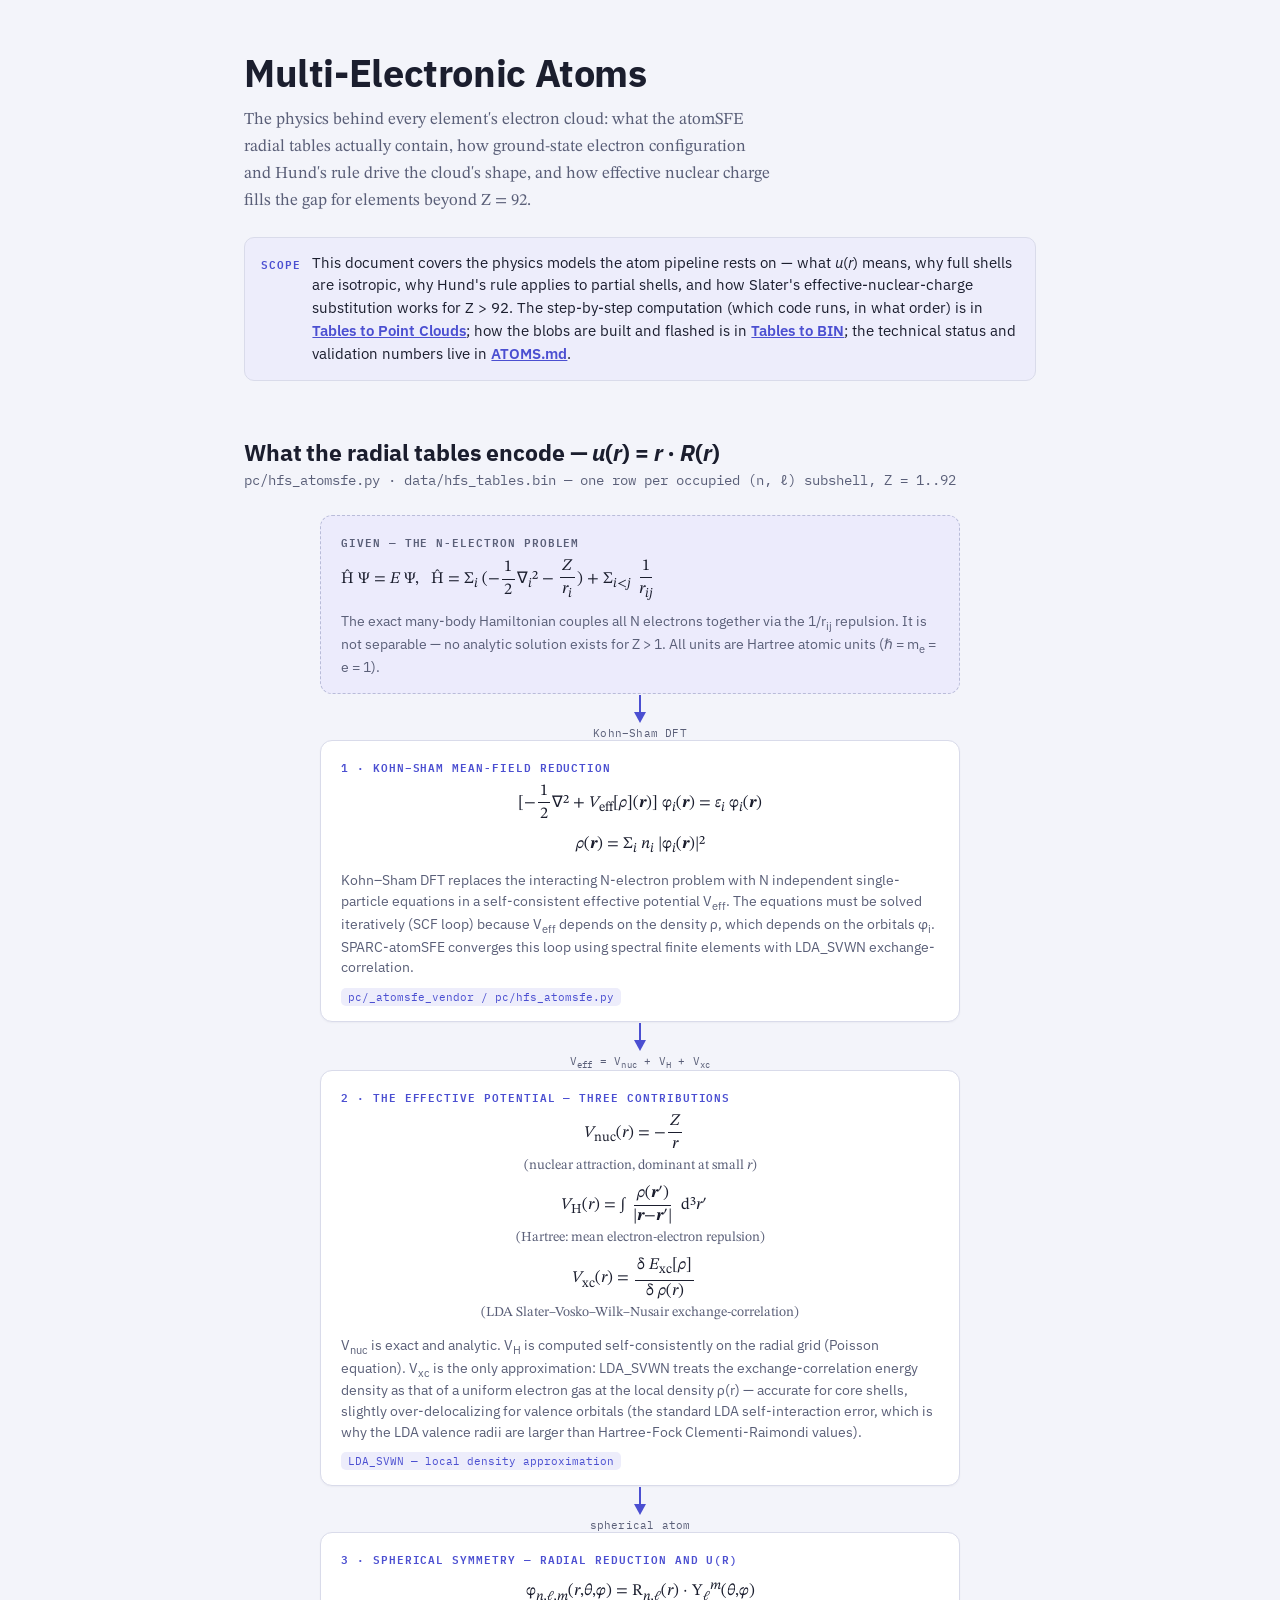
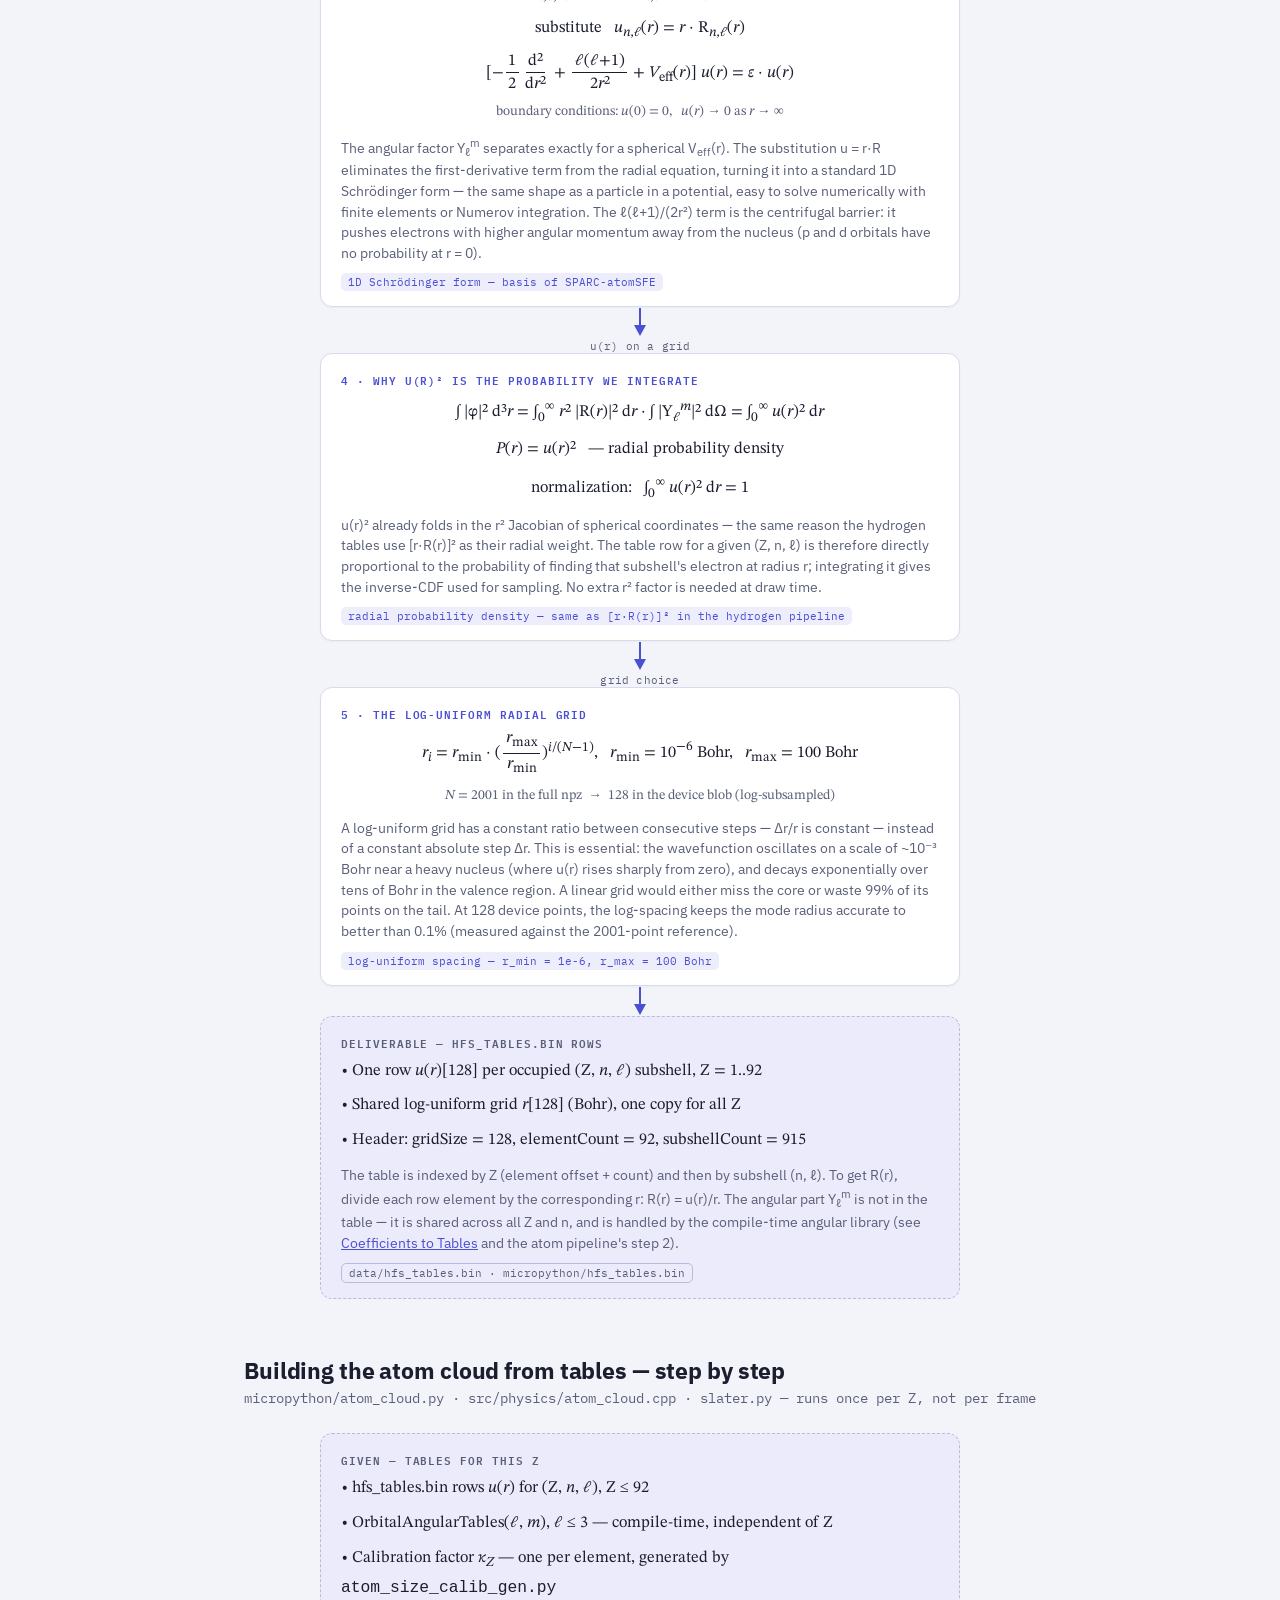
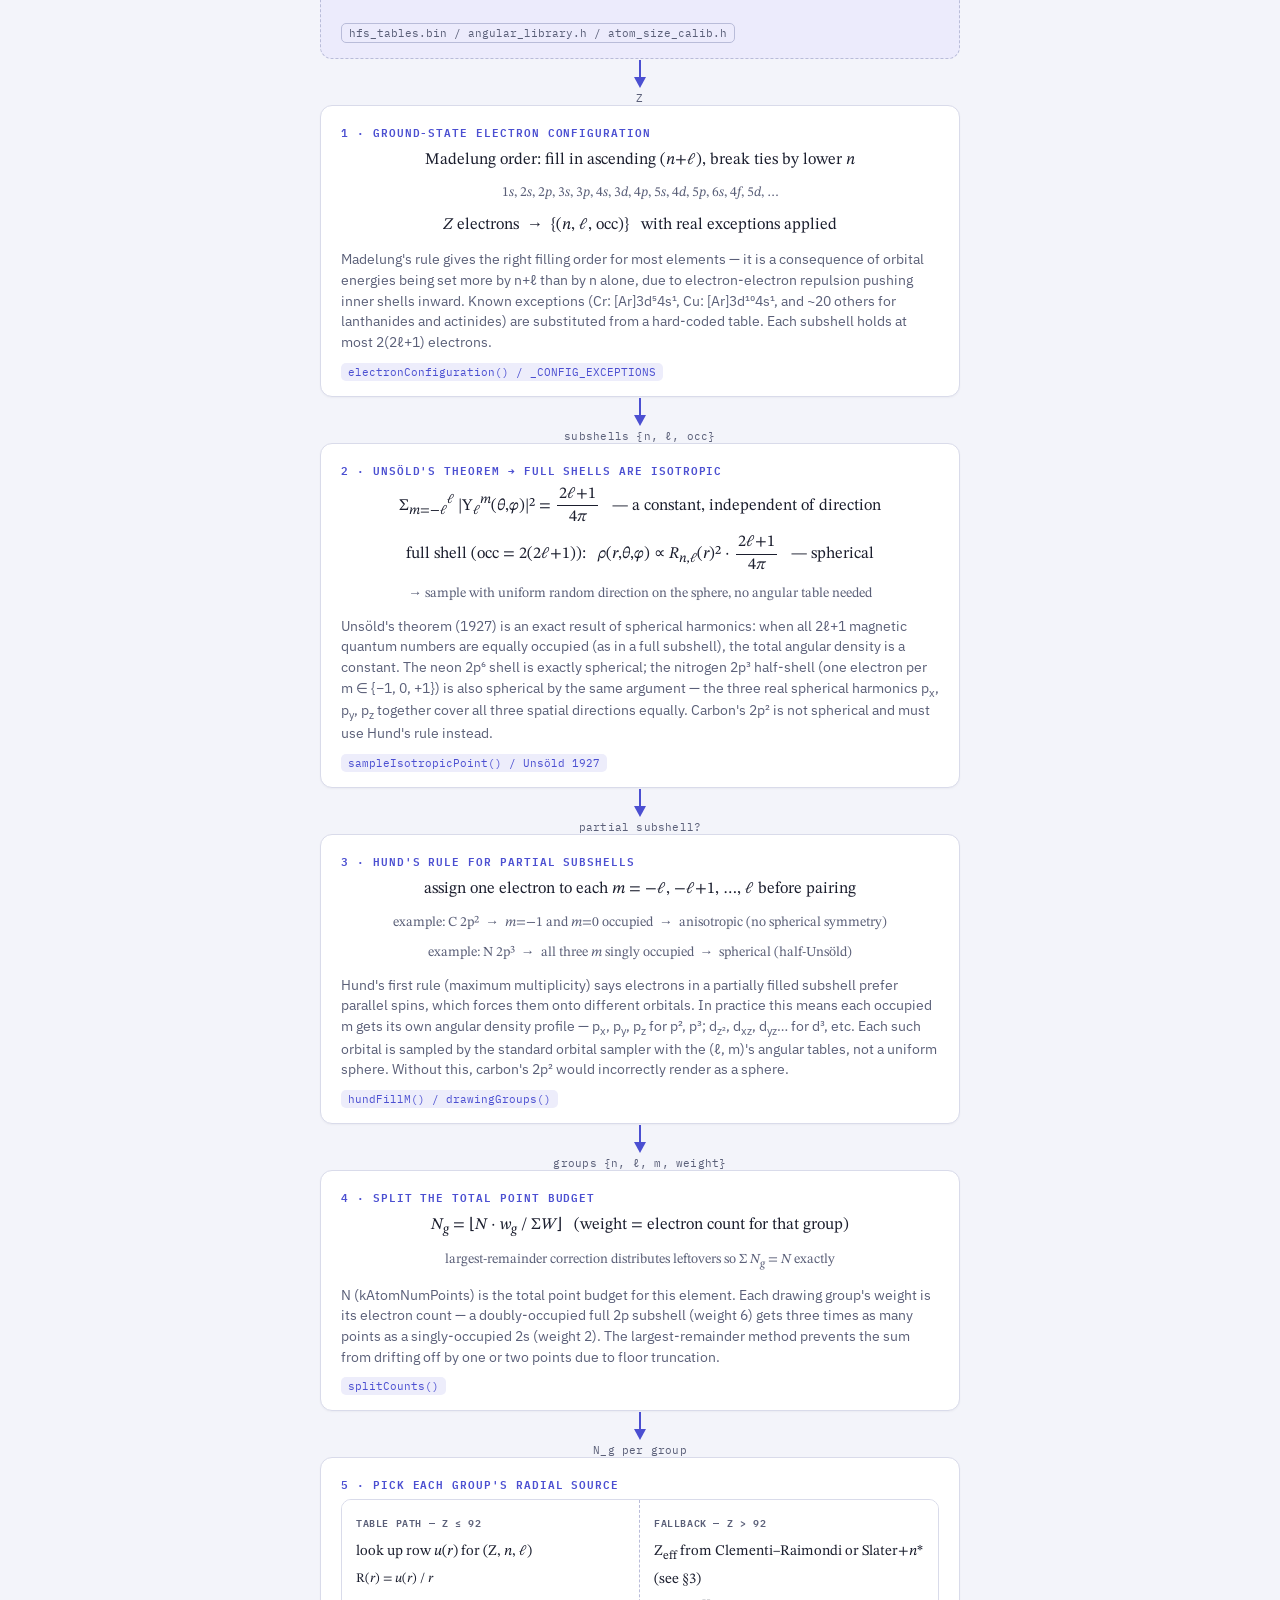
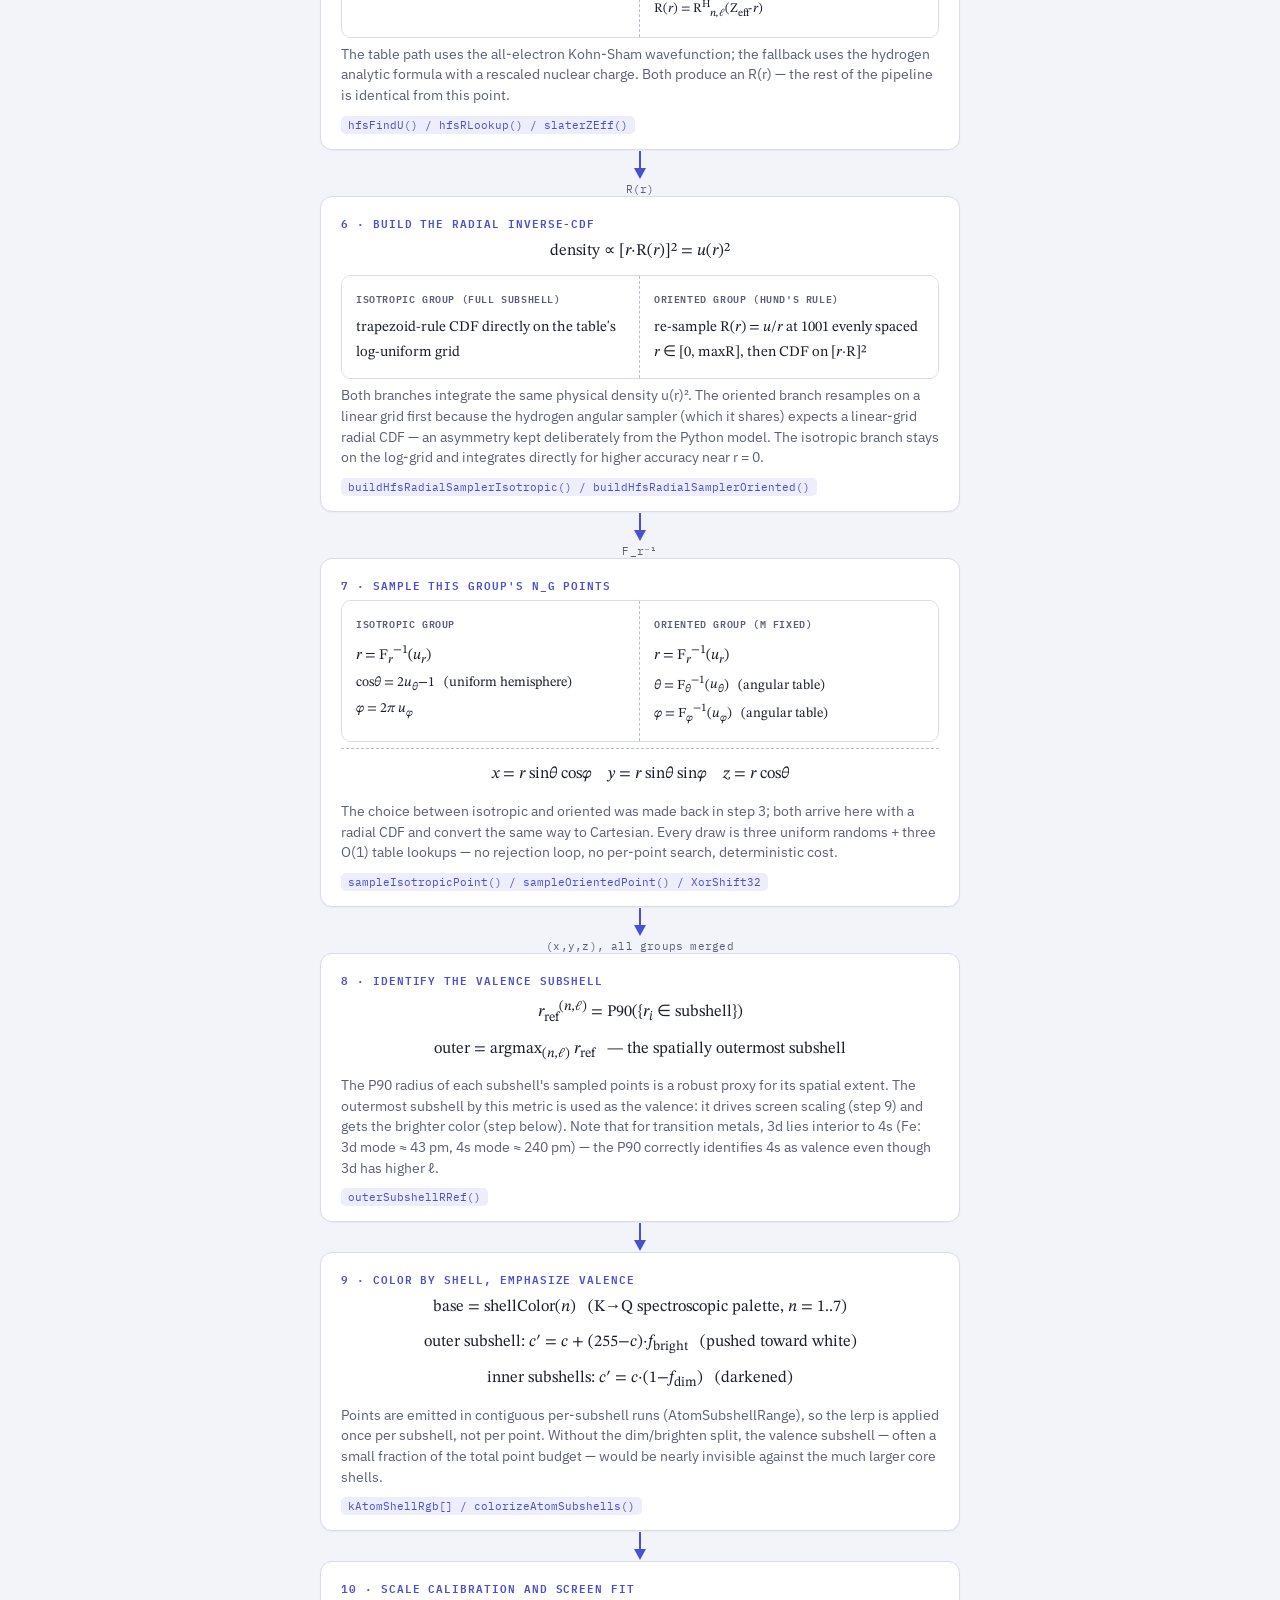
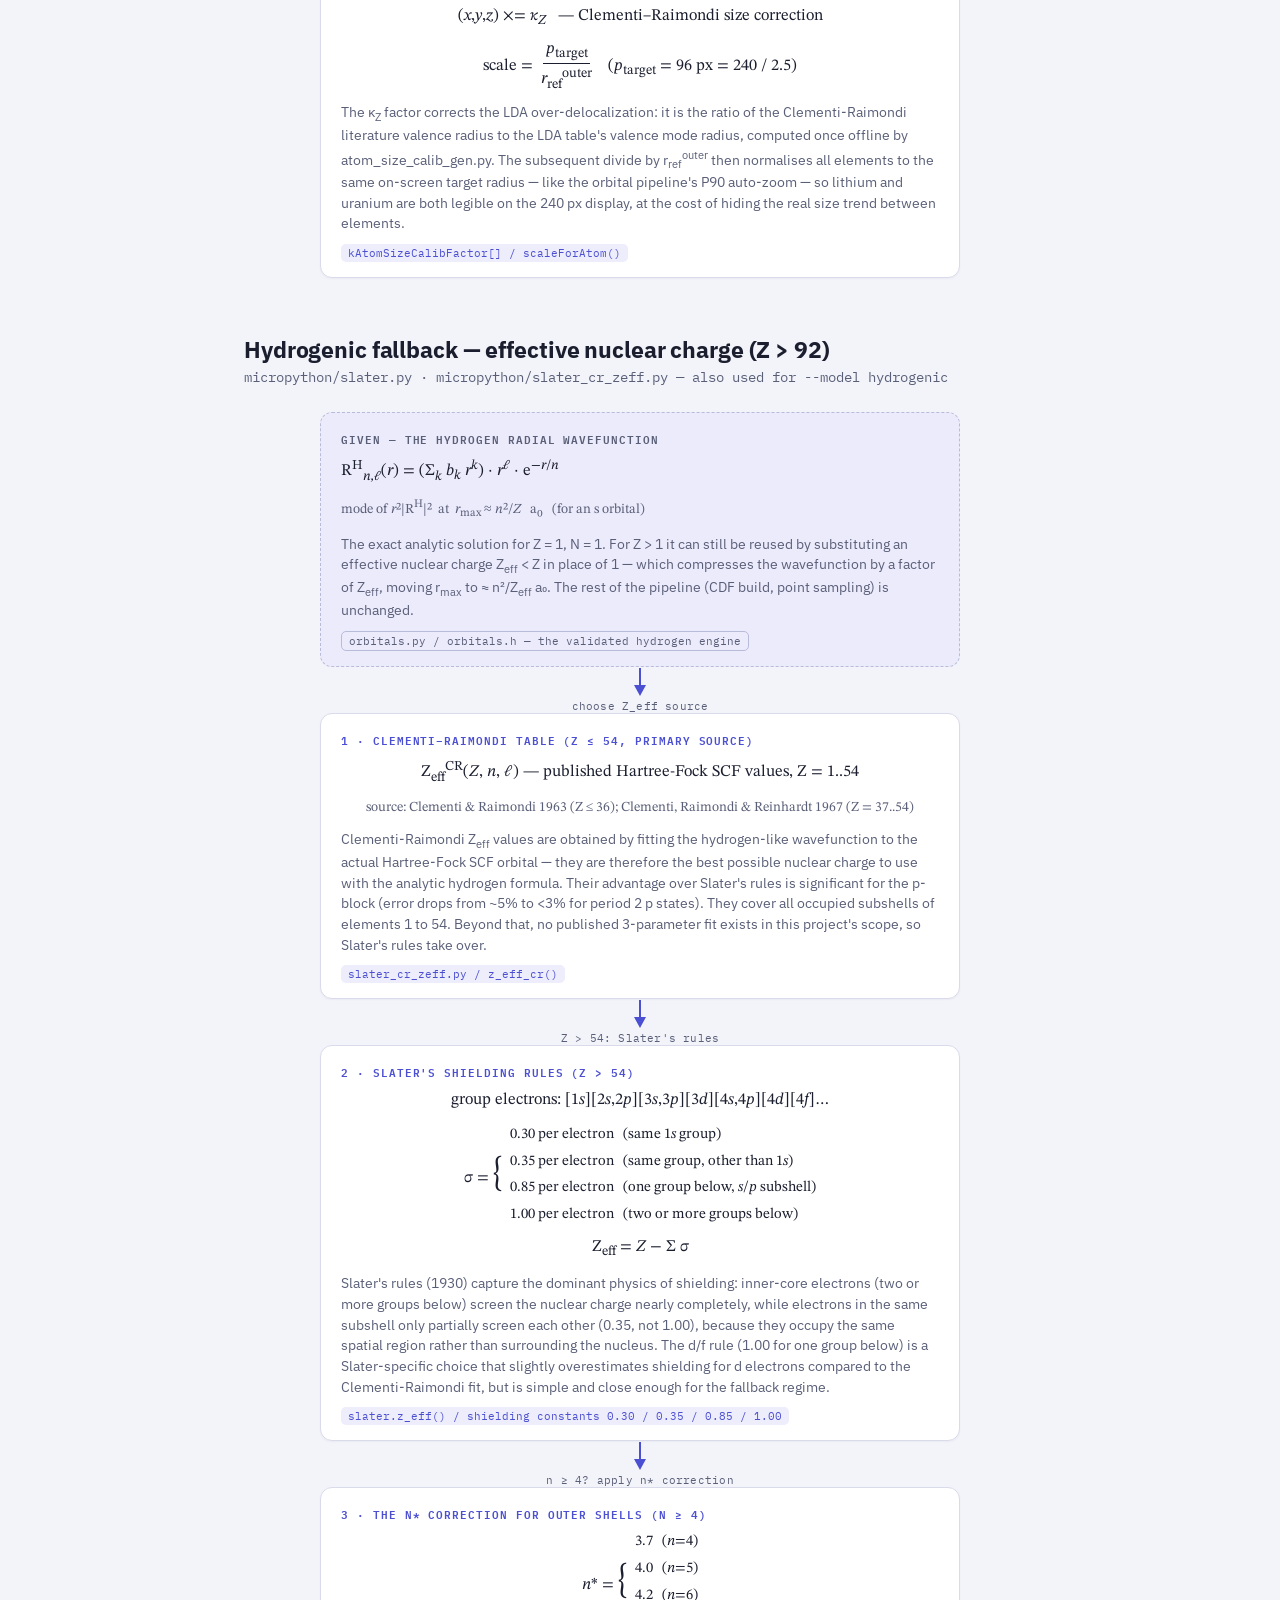
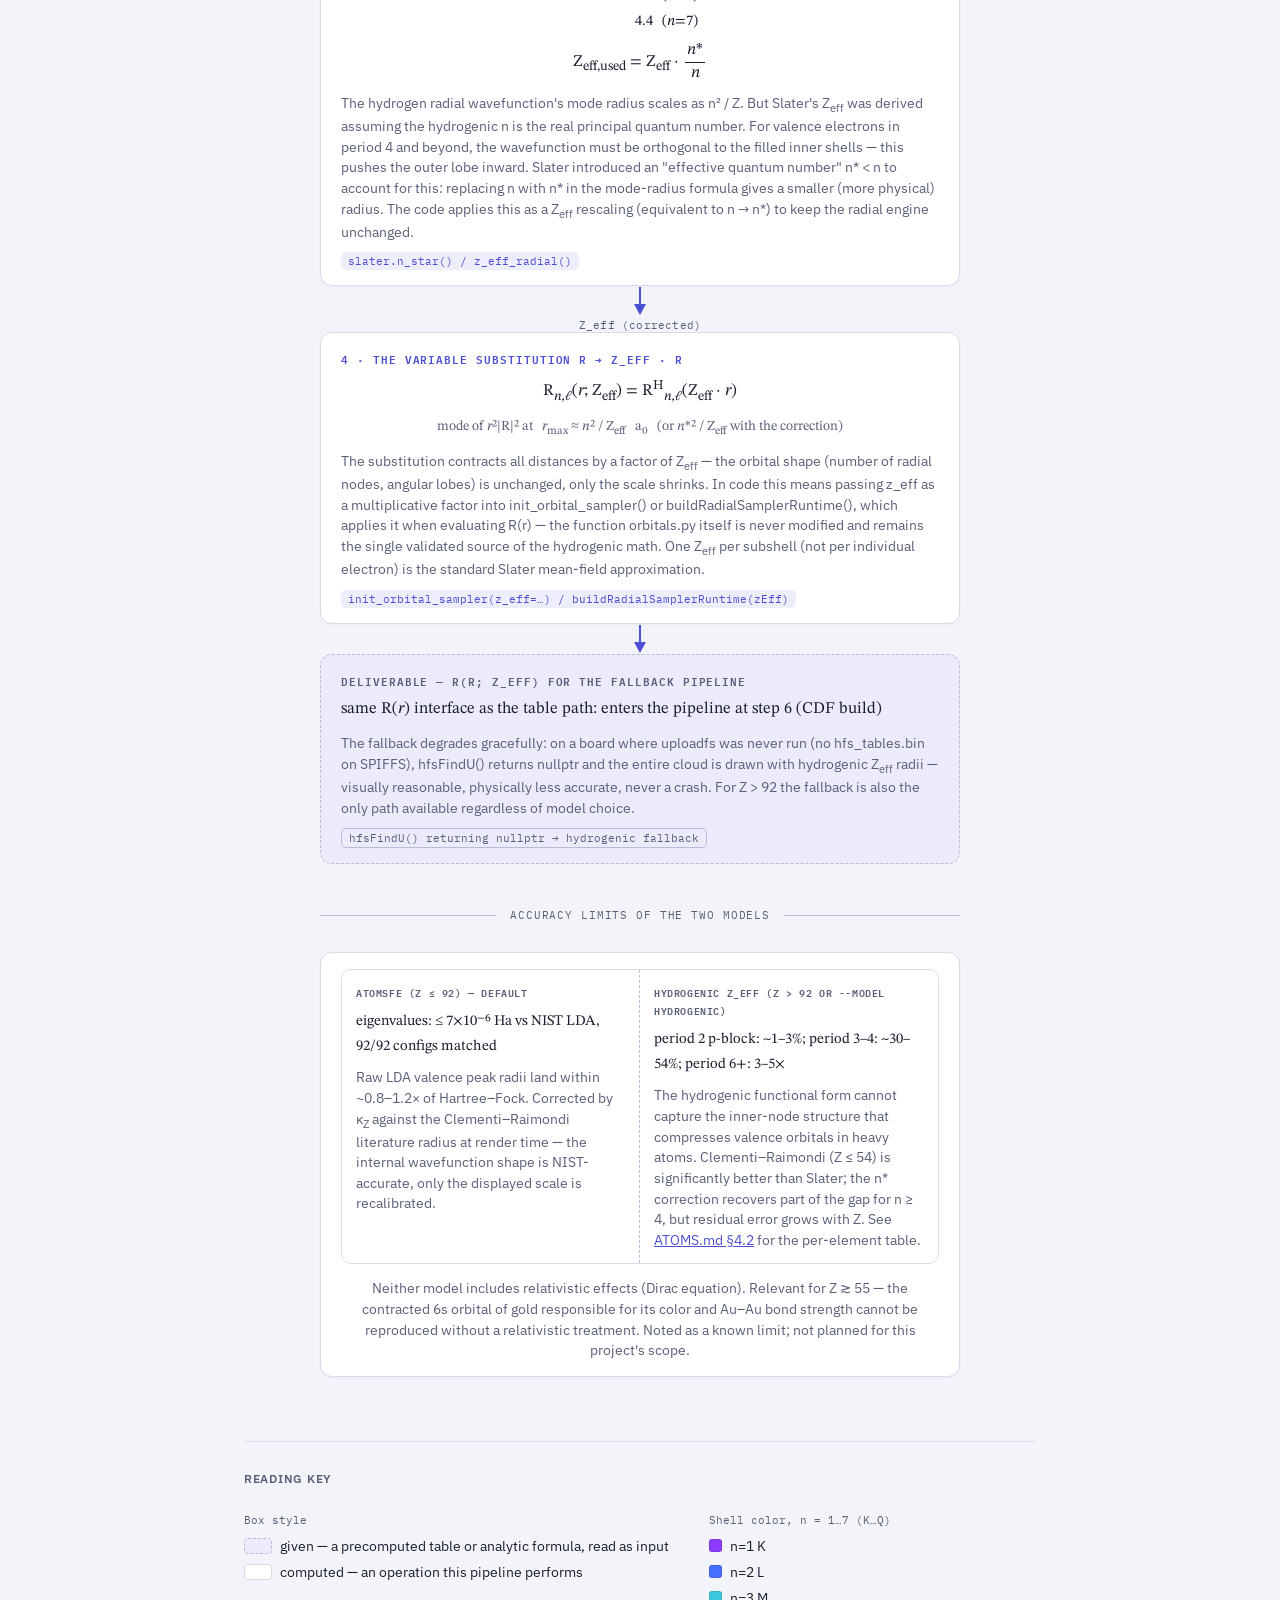
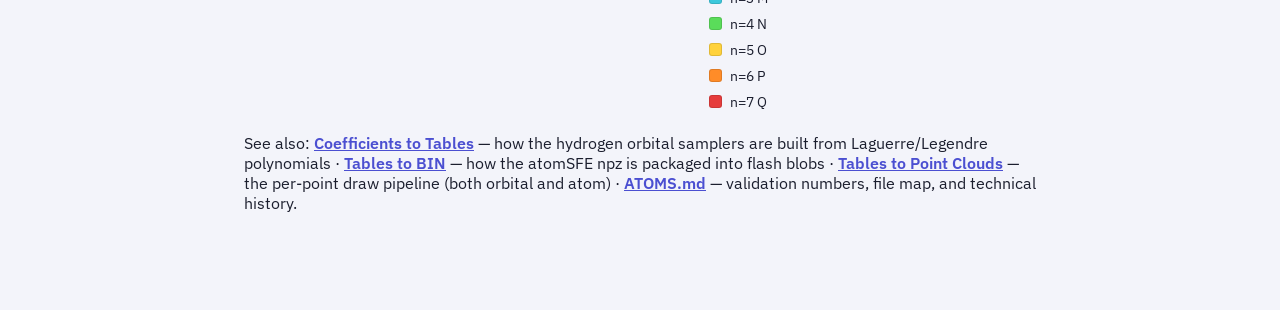
<file: docs/multielectronic_atoms.html>
<!DOCTYPE html>
<html lang="en">
<head>
<meta charset="UTF-8">
<meta name="viewport" content="width=device-width, initial-scale=1">
<title>Multi-Electronic Atoms</title>
<link rel="preconnect" href="https://fonts.googleapis.com">
<link rel="preconnect" href="https://fonts.gstatic.com" crossorigin>
<link href="https://fonts.googleapis.com/css2?family=IBM+Plex+Sans:wght@400;500;600;700&family=IBM+Plex+Mono:wght@400;500;600&family=STIX+Two+Text:ital,wght@0,400;0,500;0,600;1,400;1,500&display=swap" rel="stylesheet">
<style>
  :root{
    color-scheme: light dark;
    --bg:#F3F4FA;
    --surface:#FFFFFF;
    --surface-2:#ECEBFC;
    --border:#D9DBEA;
    --border-strong:#B9BCD9;
    --text:#1B1E2E;
    --text-muted:#5A5F78;
    --accent:#4B4FD1;
    --accent-soft:#EDEDFB;
    --phase-pos:#D22828;
    --phase-neg:#2850D2;
    --shell-1:#8C3CFF; --shell-2:#466EFF; --shell-3:#3CC8DC; --shell-4:#5ADC5A;
    --shell-5:#FFD23C; --shell-6:#FF8C28; --shell-7:#E63C3C; --shell-x:#A0A0A0;
    --font-display:'IBM Plex Sans', ui-sans-serif, system-ui, sans-serif;
    --font-mono:'IBM Plex Mono', ui-monospace, 'SFMono-Regular', Menlo, monospace;
    --font-math:'STIX Two Text', 'Cambria Math', Georgia, serif;
  }
  @media (prefers-color-scheme: dark){
    :root:not([data-theme="light"]){
      --bg:#0C0E1A; --surface:#141727; --surface-2:#1B1E38;
      --border:#2B2F4C; --border-strong:#3C4166;
      --text:#E7E8F5; --text-muted:#9CA0C4;
      --accent:#9497FF; --accent-soft:#232752;
      --phase-pos:#E05555; --phase-neg:#5F7FE8;
    }
  }
  :root[data-theme="dark"]{
    --bg:#0C0E1A; --surface:#141727; --surface-2:#1B1E38;
    --border:#2B2F4C; --border-strong:#3C4166;
    --text:#E7E8F5; --text-muted:#9CA0C4;
    --accent:#9497FF; --accent-soft:#232752;
    --phase-pos:#E05555; --phase-neg:#5F7FE8;
  }

  *{box-sizing:border-box;}
  html,body{margin:0; padding:0;}
  body{
    background:var(--bg); color:var(--text);
    font-family:var(--font-display);
    -webkit-font-smoothing:antialiased;
  }
  .wrap{max-width:840px; margin:0 auto; padding:48px 24px 80px;}

  header.page h1{
    font-family:var(--font-display); font-weight:700; font-size:clamp(1.7rem,4vw,2.35rem);
    letter-spacing:-0.01em; margin:0 0 10px; text-wrap:balance;
  }
  header.page .lede{
    font-family:var(--font-math); font-size:1.05rem; line-height:1.6; color:var(--text-muted);
    max-width:66ch; margin:0 0 22px;
  }
  .scope-note{
    display:flex; gap:12px; align-items:flex-start;
    background:var(--accent-soft); border:1px solid var(--border);
    border-radius:10px; padding:14px 16px; margin-bottom:8px;
  }
  .scope-note .mark{
    font-family:var(--font-mono); font-weight:600; color:var(--accent);
    font-size:11px; letter-spacing:.08em; text-transform:uppercase; white-space:nowrap; padding-top:2px;
  }
  .scope-note p{margin:0; font-size:.92rem; line-height:1.55; color:var(--text);}
  .scope-note code{font-family:var(--font-mono); font-size:.85em; color:var(--accent);}
  .scope-note a{color:var(--accent); font-weight:600;}

  section.pipeline{margin-top:56px;}
  section.pipeline h2{
    font-family:var(--font-display); font-weight:700; font-size:1.45rem;
    margin:0 0 4px; letter-spacing:-.005em;
  }
  section.pipeline .subtitle{
    font-size:.88rem; color:var(--text-muted); margin:0 0 26px; font-family:var(--font-mono);
  }

  .flow{display:flex; flex-direction:column; align-items:stretch; max-width:640px; margin:0 auto;}

  .connector{display:flex; flex-direction:column; align-items:center; gap:1px; margin:0 auto; color:var(--accent);}
  .connector svg{width:18px; height:30px; display:block;}
  .connector .clabel{
    font-family:var(--font-mono); font-size:10.5px; color:var(--text-muted);
    letter-spacing:.02em; white-space:nowrap; margin-top:1px;
  }

  .stage{
    background:var(--surface); border:1px solid var(--border); border-radius:12px;
    padding:16px 20px 15px; box-shadow:0 1px 2px rgba(20,20,50,.04);
  }
  .stage.given{
    background:var(--surface-2); border-style:dashed; border-color:var(--border-strong);
    box-shadow:none;
  }
  .kicker{
    font-family:var(--font-mono); font-size:10.5px; font-weight:600; letter-spacing:.09em;
    text-transform:uppercase; color:var(--accent); margin:0 0 6px;
  }
  .given .kicker{color:var(--text-muted);}
  .stage-title{font-family:var(--font-display); font-weight:600; font-size:1rem; margin:0 0 10px;}

  .fstack{display:flex; flex-direction:column; align-items:center; gap:7px; margin-bottom:10px;}
  .f{
    font-family:var(--font-math); font-size:1.02rem; text-align:center;
    display:block; line-height:1.7;
  }
  .f.small{font-size:.86rem; color:var(--text-muted);}
  .f.bullet{text-align:left;}
  .given .fstack{align-items:flex-start;}
  .given .f{text-align:left;}

  .caption{font-size:.86rem; line-height:1.5; color:var(--text-muted); margin:0;}
  .caption a{color:var(--accent);}
  .tag{
    display:inline-block; font-family:var(--font-mono); font-size:10.5px; color:var(--accent);
    background:var(--accent-soft); border-radius:5px; padding:2px 7px; margin-top:10px;
  }
  .given .tag{background:transparent; border:1px solid var(--border-strong); color:var(--text-muted);}

  i.v{font-style:italic; font-family:var(--font-math);}
  .frac{display:inline-flex; flex-direction:column; align-items:center; vertical-align:middle; margin:0 .12em; line-height:1.15;}
  .frac .num{padding:0 .15em .1em; border-bottom:1.4px solid currentColor;}
  .frac .den{padding:.1em .15em 0;}
  .sqrt{display:inline-flex; align-items:flex-start;}
  .sqrt::before{content:"\221A"; font-size:1.1em; transform:translateY(1px); margin-right:-1px;}
  .sqrt .rad{border-top:1.4px solid currentColor; padding:0 .18em;}
  .cases{display:inline-flex; align-items:center; gap:.4em;}
  .cases::before{content:"{"; font-size:1.9em; font-weight:300; line-height:.6; transform:scaleY(1.25);}
  .cases-list{display:flex; flex-direction:column; gap:.12em; font-size:.9em; text-align:left;}

  .split{
    display:grid; grid-template-columns:1fr 1fr; gap:0; margin-bottom:6px;
    border:1px solid var(--border); border-radius:10px; overflow:hidden;
  }
  .split-half{padding:13px 14px; background:var(--surface);}
  .split-half:first-child{border-right:1px dashed var(--border-strong);}
  .split-half .half-label{
    font-family:var(--font-mono); font-size:10px; font-weight:600; color:var(--text-muted);
    text-transform:uppercase; letter-spacing:.06em; margin:0 0 8px;
  }
  .split-half .f{font-size:.92rem; text-align:left;}
  .split-share{
    padding:12px 20px 2px; border-top:1px dashed var(--border-strong);
    background:var(--surface); text-align:center;
  }
  @media (max-width:560px){
    .split{grid-template-columns:1fr;}
    .split-half:first-child{border-right:none; border-bottom:1px dashed var(--border-strong);}
  }

  .note{
    text-align:center; font-size:.82rem; color:var(--text-muted); font-family:var(--font-mono);
    margin:14px 0 -4px; padding:8px 14px; border:1px dashed var(--border-strong); border-radius:8px;
    max-width:520px; margin-left:auto; margin-right:auto;
  }

  .divider{
    display:flex; align-items:center; gap:14px; max-width:640px; margin:44px auto 30px;
    color:var(--text-muted); font-family:var(--font-mono); font-size:11px; letter-spacing:.08em; text-transform:uppercase;
  }
  .divider::before, .divider::after{content:""; flex:1; height:1px; background:var(--border-strong);}

  footer.legend{
    margin-top:64px; padding-top:28px; border-top:1px solid var(--border);
  }
  footer.legend h3{
    font-family:var(--font-display); font-weight:600; font-size:.95rem; margin:0 0 16px;
    color:var(--text-muted); text-transform:uppercase; letter-spacing:.06em; font-size:.78rem;
  }
  .legend-grid{display:flex; flex-wrap:wrap; gap:28px 40px; margin-bottom:22px;}
  .legend-group{display:flex; flex-direction:column; gap:8px;}
  .legend-group-title{font-family:var(--font-mono); font-size:11px; color:var(--text-muted); margin-bottom:2px;}
  .swatch-row{display:flex; align-items:center; gap:8px; font-size:.85rem;}
  .swatch{width:13px; height:13px; border-radius:3px; flex:none; border:1px solid rgba(0,0,0,.12);}
  .box-key{display:flex; align-items:center; gap:8px; font-size:.85rem;}
  .box-key .mini{width:28px; height:16px; border-radius:4px; flex:none;}
  .mini.given-mini{background:var(--surface-2); border:1.4px dashed var(--border-strong);}
  .mini.solid-mini{background:var(--surface); border:1.4px solid var(--border);}
  footer.legend a{color:var(--accent); font-weight:600;}
</style>
</head>
<body>
<div class="wrap">

  <header class="page">
    <h1>Multi-Electronic Atoms</h1>
    <p class="lede">The physics behind every element's electron cloud: what the atomSFE radial tables actually contain, how ground-state electron configuration and Hund's rule drive the cloud's shape, and how effective nuclear charge fills the gap for elements beyond Z = 92.</p>
    <div class="scope-note">
      <span class="mark">Scope</span>
      <p>This document covers the physics models the atom pipeline rests on — what <i>u</i>(<i>r</i>) means, why full shells are isotropic, why Hund's rule applies to partial shells, and how Slater's effective-nuclear-charge substitution works for Z > 92. The step-by-step computation (which code runs, in what order) is in <a href="tables_to_pointclouds.html">Tables to Point Clouds</a>; how the blobs are built and flashed is in <a href="tables_to_bin.html">Tables to BIN</a>; the technical status and validation numbers live in <a href="ATOMS.md">ATOMS.md</a>.</p>
    </div>
  </header>

  <!-- ========================= SECTION 1: u(r) ========================= -->
  <section class="pipeline">
    <h2>What the radial tables encode — <i>u</i>(<i>r</i>) = <i>r</i> · <i>R</i>(<i>r</i>)</h2>
    <p class="subtitle">pc/hfs_atomsfe.py · data/hfs_tables.bin — one row per occupied (n, ℓ) subshell, Z = 1..92</p>

    <div class="flow">

      <div class="stage given">
        <p class="kicker">Given — the N-electron problem</p>
        <div class="fstack">
          <div class="f">Ĥ Ψ = <i class="v">E</i> Ψ, &nbsp; Ĥ = Σ<sub><i class="v">i</i></sub> (−<span class="frac"><span class="num">1</span><span class="den">2</span></span>∇<sub><i class="v">i</i></sub>² − <span class="frac"><span class="num"><i class="v">Z</i></span><span class="den"><i class="v">r<sub>i</sub></i></span></span>) + Σ<sub><i class="v">i</i>&lt;<i class="v">j</i></sub> <span class="frac"><span class="num">1</span><span class="den"><i class="v">r<sub>ij</sub></i></span></span></div>
        </div>
        <p class="caption">The exact many-body Hamiltonian couples all N electrons together via the 1/r<sub>ij</sub> repulsion. It is not separable — no analytic solution exists for Z > 1. All units are Hartree atomic units (ℏ = m<sub>e</sub> = e = 1).</p>
      </div>

      <div class="connector">
        <svg viewBox="0 0 18 30"><line x1="9" y1="1" x2="9" y2="21" stroke="currentColor" stroke-width="2"/><polygon points="9,29 3,18 15,18" fill="currentColor"/></svg>
        <span class="clabel">Kohn–Sham DFT</span>
      </div>

      <div class="stage">
        <p class="kicker">1 · Kohn–Sham mean-field reduction</p>
        <div class="fstack">
          <div class="f">[−<span class="frac"><span class="num">1</span><span class="den">2</span></span>∇² + <i class="v">V</i><sub>eff</sub>[<i class="v">ρ</i>](<i class="v"><b>r</b></i>)] φ<sub><i class="v">i</i></sub>(<i class="v"><b>r</b></i>) = <i class="v">ε<sub>i</sub></i> φ<sub><i class="v">i</i></sub>(<i class="v"><b>r</b></i>)</div>
          <div class="f"><i class="v">ρ</i>(<i class="v"><b>r</b></i>) = Σ<sub><i class="v">i</i></sub> <i class="v">n<sub>i</sub></i> |φ<sub><i class="v">i</i></sub>(<i class="v"><b>r</b></i>)|²</div>
        </div>
        <p class="caption">Kohn–Sham DFT replaces the interacting N-electron problem with N independent single-particle equations in a self-consistent effective potential V<sub>eff</sub>. The equations must be solved iteratively (SCF loop) because V<sub>eff</sub> depends on the density ρ, which depends on the orbitals φ<sub>i</sub>. SPARC-atomSFE converges this loop using spectral finite elements with LDA_SVWN exchange-correlation.</p>
        <span class="tag">pc/_atomsfe_vendor / pc/hfs_atomsfe.py</span>
      </div>

      <div class="connector">
        <svg viewBox="0 0 18 30"><line x1="9" y1="1" x2="9" y2="21" stroke="currentColor" stroke-width="2"/><polygon points="9,29 3,18 15,18" fill="currentColor"/></svg>
        <span class="clabel">V<sub>eff</sub> = V<sub>nuc</sub> + V<sub>H</sub> + V<sub>xc</sub></span>
      </div>

      <div class="stage">
        <p class="kicker">2 · The effective potential — three contributions</p>
        <div class="fstack">
          <div class="f"><i class="v">V</i><sub>nuc</sub>(<i class="v">r</i>) = −<span class="frac"><span class="num"><i class="v">Z</i></span><span class="den"><i class="v">r</i></span></span> &nbsp;&nbsp; <span class="f small">(nuclear attraction, dominant at small <i class="v">r</i>)</span></div>
          <div class="f"><i class="v">V</i><sub>H</sub>(<i class="v">r</i>) = ∫ <span class="frac"><span class="num"><i class="v">ρ</i>(<i class="v"><b>r</b></i>′)</span><span class="den">|<i class="v"><b>r</b></i>−<i class="v"><b>r</b></i>′|</span></span> d³<i class="v">r</i>′ &nbsp;&nbsp; <span class="f small">(Hartree: mean electron-electron repulsion)</span></div>
          <div class="f"><i class="v">V</i><sub>xc</sub>(<i class="v">r</i>) = <span class="frac"><span class="num">δ <i class="v">E</i><sub>xc</sub>[<i class="v">ρ</i>]</span><span class="den">δ <i class="v">ρ</i>(<i class="v">r</i>)</span></span> &nbsp;&nbsp; <span class="f small">(LDA Slater–Vosko–Wilk–Nusair exchange-correlation)</span></div>
        </div>
        <p class="caption">V<sub>nuc</sub> is exact and analytic. V<sub>H</sub> is computed self-consistently on the radial grid (Poisson equation). V<sub>xc</sub> is the only approximation: LDA_SVWN treats the exchange-correlation energy density as that of a uniform electron gas at the local density ρ(r) — accurate for core shells, slightly over-delocalizing for valence orbitals (the standard LDA self-interaction error, which is why the LDA valence radii are larger than Hartree-Fock Clementi-Raimondi values).</p>
        <span class="tag">LDA_SVWN — local density approximation</span>
      </div>

      <div class="connector">
        <svg viewBox="0 0 18 30"><line x1="9" y1="1" x2="9" y2="21" stroke="currentColor" stroke-width="2"/><polygon points="9,29 3,18 15,18" fill="currentColor"/></svg>
        <span class="clabel">spherical atom</span>
      </div>

      <div class="stage">
        <p class="kicker">3 · Spherical symmetry — radial reduction and u(r)</p>
        <div class="fstack">
          <div class="f">φ<sub><i class="v">n,ℓ,m</i></sub>(<i class="v">r</i>,<i class="v">θ</i>,<i class="v">φ</i>) = R<sub><i class="v">n,ℓ</i></sub>(<i class="v">r</i>) · Y<sub><i class="v">ℓ</i></sub><sup><i class="v">m</i></sup>(<i class="v">θ</i>,<i class="v">φ</i>)</div>
          <div class="f">substitute &nbsp; <i class="v">u</i><sub><i class="v">n,ℓ</i></sub>(<i class="v">r</i>) = <i class="v">r</i> · R<sub><i class="v">n,ℓ</i></sub>(<i class="v">r</i>)</div>
          <div class="f">[−<span class="frac"><span class="num">1</span><span class="den">2</span></span><span class="frac"><span class="num">d²</span><span class="den">d<i class="v">r</i>²</span></span> + <span class="frac"><span class="num"><i class="v">ℓ</i>(<i class="v">ℓ</i>+1)</span><span class="den">2<i class="v">r</i>²</span></span> + <i class="v">V</i><sub>eff</sub>(<i class="v">r</i>)] <i class="v">u</i>(<i class="v">r</i>) = <i class="v">ε</i> · <i class="v">u</i>(<i class="v">r</i>)</div>
          <div class="f small">boundary conditions: <i class="v">u</i>(0) = 0, &nbsp; <i class="v">u</i>(<i class="v">r</i>) → 0 as <i class="v">r</i> → ∞</div>
        </div>
        <p class="caption">The angular factor Y<sub>ℓ</sub><sup>m</sup> separates exactly for a spherical V<sub>eff</sub>(r). The substitution u = r·R eliminates the first-derivative term from the radial equation, turning it into a standard 1D Schrödinger form — the same shape as a particle in a potential, easy to solve numerically with finite elements or Numerov integration. The ℓ(ℓ+1)/(2r²) term is the centrifugal barrier: it pushes electrons with higher angular momentum away from the nucleus (p and d orbitals have no probability at r = 0).</p>
        <span class="tag">1D Schrödinger form — basis of SPARC-atomSFE</span>
      </div>

      <div class="connector">
        <svg viewBox="0 0 18 30"><line x1="9" y1="1" x2="9" y2="21" stroke="currentColor" stroke-width="2"/><polygon points="9,29 3,18 15,18" fill="currentColor"/></svg>
        <span class="clabel">u(r) on a grid</span>
      </div>

      <div class="stage">
        <p class="kicker">4 · Why u(r)² is the probability we integrate</p>
        <div class="fstack">
          <div class="f">∫ |φ|² d³<i class="v">r</i> = ∫<sub>0</sub><sup>∞</sup> <i class="v">r</i>² |R(<i class="v">r</i>)|² d<i class="v">r</i> · ∫ |Y<sub><i class="v">ℓ</i></sub><sup><i class="v">m</i></sup>|² dΩ = ∫<sub>0</sub><sup>∞</sup> <i class="v">u</i>(<i class="v">r</i>)² d<i class="v">r</i></div>
          <div class="f"><i class="v">P</i>(<i class="v">r</i>) = <i class="v">u</i>(<i class="v">r</i>)² &nbsp; — radial probability density</div>
          <div class="f">normalization: &nbsp; ∫<sub>0</sub><sup>∞</sup> <i class="v">u</i>(<i class="v">r</i>)² d<i class="v">r</i> = 1</div>
        </div>
        <p class="caption">u(r)² already folds in the r² Jacobian of spherical coordinates — the same reason the hydrogen tables use [r·R(r)]² as their radial weight. The table row for a given (Z, n, ℓ) is therefore directly proportional to the probability of finding that subshell's electron at radius r; integrating it gives the inverse-CDF used for sampling. No extra r² factor is needed at draw time.</p>
        <span class="tag">radial probability density — same as [r·R(r)]² in the hydrogen pipeline</span>
      </div>

      <div class="connector">
        <svg viewBox="0 0 18 30"><line x1="9" y1="1" x2="9" y2="21" stroke="currentColor" stroke-width="2"/><polygon points="9,29 3,18 15,18" fill="currentColor"/></svg>
        <span class="clabel">grid choice</span>
      </div>

      <div class="stage">
        <p class="kicker">5 · The log-uniform radial grid</p>
        <div class="fstack">
          <div class="f"><i class="v">r<sub>i</sub></i> = <i class="v">r</i><sub>min</sub> · (<span class="frac"><span class="num"><i class="v">r</i><sub>max</sub></span><span class="den"><i class="v">r</i><sub>min</sub></span></span>)<sup><i class="v">i</i>/(<i class="v">N</i>−1)</sup>, &nbsp; <i class="v">r</i><sub>min</sub> = 10<sup>−6</sup> Bohr, &nbsp; <i class="v">r</i><sub>max</sub> = 100 Bohr</div>
          <div class="f small"><i class="v">N</i> = 2001 in the full npz &nbsp;→&nbsp; 128 in the device blob (log-subsampled)</div>
        </div>
        <p class="caption">A log-uniform grid has a constant ratio between consecutive steps — Δr/r is constant — instead of a constant absolute step Δr. This is essential: the wavefunction oscillates on a scale of ~10⁻³ Bohr near a heavy nucleus (where u(r) rises sharply from zero), and decays exponentially over tens of Bohr in the valence region. A linear grid would either miss the core or waste 99% of its points on the tail. At 128 device points, the log-spacing keeps the mode radius accurate to better than 0.1% (measured against the 2001-point reference).</p>
        <span class="tag">log-uniform spacing — r_min = 1e-6, r_max = 100 Bohr</span>
      </div>

      <div class="connector">
        <svg viewBox="0 0 18 30"><line x1="9" y1="1" x2="9" y2="21" stroke="currentColor" stroke-width="2"/><polygon points="9,29 3,18 15,18" fill="currentColor"/></svg>
      </div>

      <div class="stage given">
        <p class="kicker">Deliverable — hfs_tables.bin rows</p>
        <div class="fstack">
          <div class="f bullet">• One row <i class="v">u</i>(<i class="v">r</i>)[128] per occupied (Z, <i class="v">n</i>, <i class="v">ℓ</i>) subshell, Z = 1..92</div>
          <div class="f bullet">• Shared log-uniform grid <i class="v">r</i>[128] (Bohr), one copy for all Z</div>
          <div class="f bullet">• Header: gridSize = 128, elementCount = 92, subshellCount = 915</div>
        </div>
        <p class="caption">The table is indexed by Z (element offset + count) and then by subshell (n, ℓ). To get R(r), divide each row element by the corresponding r: R(r) = u(r)/r. The angular part Y<sub>ℓ</sub><sup>m</sup> is not in the table — it is shared across all Z and n, and is handled by the compile-time angular library (see <a href="coefficients_to_tables.html">Coefficients to Tables</a> and the atom pipeline's step 2).</p>
        <span class="tag">data/hfs_tables.bin · micropython/hfs_tables.bin</span>
      </div>

    </div>
  </section>

  <!-- ========================= SECTION 2: Pipeline ========================= -->
  <section class="pipeline">
    <h2>Building the atom cloud from tables — step by step</h2>
    <p class="subtitle">micropython/atom_cloud.py · src/physics/atom_cloud.cpp · slater.py — runs once per Z, not per frame</p>

    <div class="flow">

      <div class="stage given">
        <p class="kicker">Given — tables for this Z</p>
        <div class="fstack">
          <div class="f bullet">• hfs_tables.bin rows <i class="v">u</i>(<i class="v">r</i>) for (Z, <i class="v">n</i>, <i class="v">ℓ</i>), Z ≤ 92</div>
          <div class="f bullet">• OrbitalAngularTables(<i class="v">ℓ</i>, <i class="v">m</i>), <i class="v">ℓ</i> ≤ 3 — compile-time, independent of Z</div>
          <div class="f bullet">• Calibration factor <i class="v">κ<sub>Z</sub></i> — one per element, generated by <code>atom_size_calib_gen.py</code></div>
        </div>
        <span class="tag">hfs_tables.bin / angular_library.h / atom_size_calib.h</span>
      </div>

      <div class="connector">
        <svg viewBox="0 0 18 30"><line x1="9" y1="1" x2="9" y2="21" stroke="currentColor" stroke-width="2"/><polygon points="9,29 3,18 15,18" fill="currentColor"/></svg>
        <span class="clabel">Z</span>
      </div>

      <div class="stage">
        <p class="kicker">1 · Ground-state electron configuration</p>
        <div class="fstack">
          <div class="f">Madelung order: fill in ascending (<i class="v">n</i>+<i class="v">ℓ</i>), break ties by lower <i class="v">n</i></div>
          <div class="f small">1<i class="v">s</i>, 2<i class="v">s</i>, 2<i class="v">p</i>, 3<i class="v">s</i>, 3<i class="v">p</i>, 4<i class="v">s</i>, 3<i class="v">d</i>, 4<i class="v">p</i>, 5<i class="v">s</i>, 4<i class="v">d</i>, 5<i class="v">p</i>, 6<i class="v">s</i>, 4<i class="v">f</i>, 5<i class="v">d</i>, …</div>
          <div class="f"><i class="v">Z</i> electrons &nbsp;→&nbsp; {(<i class="v">n</i>, <i class="v">ℓ</i>, occ)} &nbsp; with real exceptions applied</div>
        </div>
        <p class="caption">Madelung's rule gives the right filling order for most elements — it is a consequence of orbital energies being set more by n+ℓ than by n alone, due to electron-electron repulsion pushing inner shells inward. Known exceptions (Cr: [Ar]3d⁵4s¹, Cu: [Ar]3d¹⁰4s¹, and ~20 others for lanthanides and actinides) are substituted from a hard-coded table. Each subshell holds at most 2(2ℓ+1) electrons.</p>
        <span class="tag">electronConfiguration() / _CONFIG_EXCEPTIONS</span>
      </div>

      <div class="connector">
        <svg viewBox="0 0 18 30"><line x1="9" y1="1" x2="9" y2="21" stroke="currentColor" stroke-width="2"/><polygon points="9,29 3,18 15,18" fill="currentColor"/></svg>
        <span class="clabel">subshells {n, ℓ, occ}</span>
      </div>

      <div class="stage">
        <p class="kicker">2 · Unsöld's theorem → full shells are isotropic</p>
        <div class="fstack">
          <div class="f">Σ<sub><i class="v">m</i>=−<i class="v">ℓ</i></sub><sup><i class="v">ℓ</i></sup> |Y<sub><i class="v">ℓ</i></sub><sup><i class="v">m</i></sup>(<i class="v">θ</i>,<i class="v">φ</i>)|² = <span class="frac"><span class="num">2<i class="v">ℓ</i>+1</span><span class="den">4<i class="v">π</i></span></span> &nbsp; — a constant, independent of direction</div>
          <div class="f">full shell (occ = 2(2<i class="v">ℓ</i>+1)): &nbsp; <i class="v">ρ</i>(<i class="v">r</i>,<i class="v">θ</i>,<i class="v">φ</i>) ∝ <i class="v">R</i><sub><i class="v">n,ℓ</i></sub>(<i class="v">r</i>)² · <span class="frac"><span class="num">2<i class="v">ℓ</i>+1</span><span class="den">4<i class="v">π</i></span></span> &nbsp; — spherical</div>
          <div class="f small">→ sample with uniform random direction on the sphere, no angular table needed</div>
        </div>
        <p class="caption">Unsöld's theorem (1927) is an exact result of spherical harmonics: when all 2ℓ+1 magnetic quantum numbers are equally occupied (as in a full subshell), the total angular density is a constant. The neon 2p⁶ shell is exactly spherical; the nitrogen 2p³ half-shell (one electron per m ∈ {−1, 0, +1}) is also spherical by the same argument — the three real spherical harmonics p<sub>x</sub>, p<sub>y</sub>, p<sub>z</sub> together cover all three spatial directions equally. Carbon's 2p² is not spherical and must use Hund's rule instead.</p>
        <span class="tag">sampleIsotropicPoint() / Unsöld 1927</span>
      </div>

      <div class="connector">
        <svg viewBox="0 0 18 30"><line x1="9" y1="1" x2="9" y2="21" stroke="currentColor" stroke-width="2"/><polygon points="9,29 3,18 15,18" fill="currentColor"/></svg>
        <span class="clabel">partial subshell?</span>
      </div>

      <div class="stage">
        <p class="kicker">3 · Hund's rule for partial subshells</p>
        <div class="fstack">
          <div class="f">assign one electron to each <i class="v">m</i> = −<i class="v">ℓ</i>, −<i class="v">ℓ</i>+1, …, <i class="v">ℓ</i> before pairing</div>
          <div class="f small">example: C 2p² &nbsp;→&nbsp; <i class="v">m</i>=−1 and <i class="v">m</i>=0 occupied &nbsp;→&nbsp; anisotropic (no spherical symmetry)</div>
          <div class="f small">example: N 2p³ &nbsp;→&nbsp; all three <i class="v">m</i> singly occupied &nbsp;→&nbsp; spherical (half-Unsöld)</div>
        </div>
        <p class="caption">Hund's first rule (maximum multiplicity) says electrons in a partially filled subshell prefer parallel spins, which forces them onto different orbitals. In practice this means each occupied m gets its own angular density profile — p<sub>x</sub>, p<sub>y</sub>, p<sub>z</sub> for p², p³; d<sub>z²</sub>, d<sub>xz</sub>, d<sub>yz</sub>… for d³, etc. Each such orbital is sampled by the standard orbital sampler with the (ℓ, m)'s angular tables, not a uniform sphere. Without this, carbon's 2p² would incorrectly render as a sphere.</p>
        <span class="tag">hundFillM() / drawingGroups()</span>
      </div>

      <div class="connector">
        <svg viewBox="0 0 18 30"><line x1="9" y1="1" x2="9" y2="21" stroke="currentColor" stroke-width="2"/><polygon points="9,29 3,18 15,18" fill="currentColor"/></svg>
        <span class="clabel">groups {n, ℓ, m, weight}</span>
      </div>

      <div class="stage">
        <p class="kicker">4 · Split the total point budget</p>
        <div class="fstack">
          <div class="f"><i class="v">N<sub>g</sub></i> = ⌊<i class="v">N</i> · <i class="v">w<sub>g</sub></i> / Σ<i class="v">W</i>⌋ &nbsp; (weight = electron count for that group)</div>
          <div class="f small">largest-remainder correction distributes leftovers so Σ <i class="v">N<sub>g</sub></i> = <i class="v">N</i> exactly</div>
        </div>
        <p class="caption">N (kAtomNumPoints) is the total point budget for this element. Each drawing group's weight is its electron count — a doubly-occupied full 2p subshell (weight 6) gets three times as many points as a singly-occupied 2s (weight 2). The largest-remainder method prevents the sum from drifting off by one or two points due to floor truncation.</p>
        <span class="tag">splitCounts()</span>
      </div>

      <div class="connector">
        <svg viewBox="0 0 18 30"><line x1="9" y1="1" x2="9" y2="21" stroke="currentColor" stroke-width="2"/><polygon points="9,29 3,18 15,18" fill="currentColor"/></svg>
        <span class="clabel">N_g per group</span>
      </div>

      <div class="stage">
        <p class="kicker">5 · Pick each group's radial source</p>
        <div class="split">
          <div class="split-half">
            <p class="half-label">Table path — Z ≤ 92</p>
            <div class="f">look up row <i class="v">u</i>(<i class="v">r</i>) for (Z, <i class="v">n</i>, <i class="v">ℓ</i>)</div>
            <div class="f" style="font-size:.82rem; margin-top:4px;">R(<i class="v">r</i>) = <i class="v">u</i>(<i class="v">r</i>) / <i class="v">r</i></div>
          </div>
          <div class="split-half">
            <p class="half-label">Fallback — Z > 92</p>
            <div class="f">Z<sub>eff</sub> from Clementi–Raimondi or Slater+<i class="v">n</i>* (see §3)</div>
            <div class="f" style="font-size:.82rem; margin-top:4px;">R(<i class="v">r</i>) = R<sup>H</sup><sub><i class="v">n,ℓ</i></sub>(Z<sub>eff</sub>·<i class="v">r</i>)</div>
          </div>
        </div>
        <p class="caption">The table path uses the all-electron Kohn-Sham wavefunction; the fallback uses the hydrogen analytic formula with a rescaled nuclear charge. Both produce an R(r) — the rest of the pipeline is identical from this point.</p>
        <span class="tag">hfsFindU() / hfsRLookup() / slaterZEff()</span>
      </div>

      <div class="connector">
        <svg viewBox="0 0 18 30"><line x1="9" y1="1" x2="9" y2="21" stroke="currentColor" stroke-width="2"/><polygon points="9,29 3,18 15,18" fill="currentColor"/></svg>
        <span class="clabel">R(r)</span>
      </div>

      <div class="stage">
        <p class="kicker">6 · Build the radial inverse-CDF</p>
        <div class="fstack">
          <div class="f">density ∝ [<i class="v">r</i>·R(<i class="v">r</i>)]² = <i class="v">u</i>(<i class="v">r</i>)²</div>
        </div>
        <div class="split">
          <div class="split-half">
            <p class="half-label">Isotropic group (full subshell)</p>
            <div class="f">trapezoid-rule CDF directly on the table's log-uniform grid</div>
          </div>
          <div class="split-half">
            <p class="half-label">Oriented group (Hund's rule)</p>
            <div class="f">re-sample R(<i class="v">r</i>) = <i class="v">u</i>/<i class="v">r</i> at 1001 evenly spaced <i class="v">r</i> ∈ [0, maxR], then CDF on [<i class="v">r</i>·R]²</div>
          </div>
        </div>
        <p class="caption">Both branches integrate the same physical density u(r)². The oriented branch resamples on a linear grid first because the hydrogen angular sampler (which it shares) expects a linear-grid radial CDF — an asymmetry kept deliberately from the Python model. The isotropic branch stays on the log-grid and integrates directly for higher accuracy near r = 0.</p>
        <span class="tag">buildHfsRadialSamplerIsotropic() / buildHfsRadialSamplerOriented()</span>
      </div>

      <div class="connector">
        <svg viewBox="0 0 18 30"><line x1="9" y1="1" x2="9" y2="21" stroke="currentColor" stroke-width="2"/><polygon points="9,29 3,18 15,18" fill="currentColor"/></svg>
        <span class="clabel">F_r⁻¹</span>
      </div>

      <div class="stage">
        <p class="kicker">7 · Sample this group's N_g points</p>
        <div class="split">
          <div class="split-half">
            <p class="half-label">Isotropic group</p>
            <div class="f"><i class="v">r</i> = F<sub><i class="v">r</i></sub><sup>−1</sup>(<i class="v">u<sub>r</sub></i>)</div>
            <div class="f" style="font-size:.86rem;">cos<i class="v">θ</i> = 2<i class="v">u<sub>θ</sub></i>−1 &nbsp; (uniform hemisphere)</div>
            <div class="f" style="font-size:.86rem;"><i class="v">φ</i> = 2<i class="v">π</i> <i class="v">u<sub>φ</sub></i></div>
          </div>
          <div class="split-half">
            <p class="half-label">Oriented group (m fixed)</p>
            <div class="f"><i class="v">r</i> = F<sub><i class="v">r</i></sub><sup>−1</sup>(<i class="v">u<sub>r</sub></i>)</div>
            <div class="f" style="font-size:.86rem;"><i class="v">θ</i> = F<sub><i class="v">θ</i></sub><sup>−1</sup>(<i class="v">u<sub>θ</sub></i>) &nbsp; (angular table)</div>
            <div class="f" style="font-size:.86rem;"><i class="v">φ</i> = F<sub><i class="v">φ</i></sub><sup>−1</sup>(<i class="v">u<sub>φ</sub></i>) &nbsp; (angular table)</div>
          </div>
        </div>
        <div class="split-share">
          <div class="f"><i class="v">x</i> = <i class="v">r</i> sin<i class="v">θ</i> cos<i class="v">φ</i> &nbsp;&nbsp; <i class="v">y</i> = <i class="v">r</i> sin<i class="v">θ</i> sin<i class="v">φ</i> &nbsp;&nbsp; <i class="v">z</i> = <i class="v">r</i> cos<i class="v">θ</i></div>
        </div>
        <p class="caption" style="margin-top:10px;">The choice between isotropic and oriented was made back in step 3; both arrive here with a radial CDF and convert the same way to Cartesian. Every draw is three uniform randoms + three O(1) table lookups — no rejection loop, no per-point search, deterministic cost.</p>
        <span class="tag">sampleIsotropicPoint() / sampleOrientedPoint() / XorShift32</span>
      </div>

      <div class="connector">
        <svg viewBox="0 0 18 30"><line x1="9" y1="1" x2="9" y2="21" stroke="currentColor" stroke-width="2"/><polygon points="9,29 3,18 15,18" fill="currentColor"/></svg>
        <span class="clabel">(x,y,z), all groups merged</span>
      </div>

      <div class="stage">
        <p class="kicker">8 · Identify the valence subshell</p>
        <div class="fstack">
          <div class="f"><i class="v">r</i><sub>ref</sub><sup>(<i class="v">n,ℓ</i>)</sup> = P90({<i class="v">r<sub>i</sub></i> ∈ subshell})</div>
          <div class="f">outer = argmax<sub>(<i class="v">n,ℓ</i>)</sub> <i class="v">r</i><sub>ref</sub> &nbsp; — the spatially outermost subshell</div>
        </div>
        <p class="caption">The P90 radius of each subshell's sampled points is a robust proxy for its spatial extent. The outermost subshell by this metric is used as the valence: it drives screen scaling (step 9) and gets the brighter color (step below). Note that for transition metals, 3d lies interior to 4s (Fe: 3d mode ≈ 43 pm, 4s mode ≈ 240 pm) — the P90 correctly identifies 4s as valence even though 3d has higher ℓ.</p>
        <span class="tag">outerSubshellRRef()</span>
      </div>

      <div class="connector">
        <svg viewBox="0 0 18 30"><line x1="9" y1="1" x2="9" y2="21" stroke="currentColor" stroke-width="2"/><polygon points="9,29 3,18 15,18" fill="currentColor"/></svg>
      </div>

      <div class="stage">
        <p class="kicker">9 · Color by shell, emphasize valence</p>
        <div class="fstack">
          <div class="f">base = shellColor(<i class="v">n</i>) &nbsp; (K→Q spectroscopic palette, <i class="v">n</i> = 1..7)</div>
          <div class="f">outer subshell: <i class="v">c</i>′ = <i class="v">c</i> + (255−<i class="v">c</i>)·<i class="v">f</i><sub>bright</sub> &nbsp; (pushed toward white)</div>
          <div class="f">inner subshells: <i class="v">c</i>′ = <i class="v">c</i>·(1−<i class="v">f</i><sub>dim</sub>) &nbsp; (darkened)</div>
        </div>
        <p class="caption">Points are emitted in contiguous per-subshell runs (AtomSubshellRange), so the lerp is applied once per subshell, not per point. Without the dim/brighten split, the valence subshell — often a small fraction of the total point budget — would be nearly invisible against the much larger core shells.</p>
        <span class="tag">kAtomShellRgb[] / colorizeAtomSubshells()</span>
      </div>

      <div class="connector">
        <svg viewBox="0 0 18 30"><line x1="9" y1="1" x2="9" y2="21" stroke="currentColor" stroke-width="2"/><polygon points="9,29 3,18 15,18" fill="currentColor"/></svg>
      </div>

      <div class="stage">
        <p class="kicker">10 · Scale calibration and screen fit</p>
        <div class="fstack">
          <div class="f">(<i class="v">x</i>,<i class="v">y</i>,<i class="v">z</i>) ×= <i class="v">κ<sub>Z</sub></i> &nbsp; — Clementi–Raimondi size correction</div>
          <div class="f">scale = <span class="frac"><span class="num"><i class="v">p</i><sub>target</sub></span><span class="den"><i class="v">r</i><sub>ref</sub><sup>outer</sup></span></span> &nbsp; (<i class="v">p</i><sub>target</sub> = 96 px = 240 / 2.5)</div>
        </div>
        <p class="caption">The κ<sub>Z</sub> factor corrects the LDA over-delocalization: it is the ratio of the Clementi-Raimondi literature valence radius to the LDA table's valence mode radius, computed once offline by atom_size_calib_gen.py. The subsequent divide by r<sub>ref</sub><sup>outer</sup> then normalises all elements to the same on-screen target radius — like the orbital pipeline's P90 auto-zoom — so lithium and uranium are both legible on the 240 px display, at the cost of hiding the real size trend between elements.</p>
        <span class="tag">kAtomSizeCalibFactor[] / scaleForAtom()</span>
      </div>

    </div>
  </section>

  <!-- ========================= SECTION 3: Z_eff fallback ========================= -->
  <section class="pipeline">
    <h2>Hydrogenic fallback — effective nuclear charge (Z > 92)</h2>
    <p class="subtitle">micropython/slater.py · micropython/slater_cr_zeff.py — also used for --model hydrogenic</p>

    <div class="flow">

      <div class="stage given">
        <p class="kicker">Given — the hydrogen radial wavefunction</p>
        <div class="fstack">
          <div class="f">R<sup>H</sup><sub><i class="v">n,ℓ</i></sub>(<i class="v">r</i>) = (Σ<sub><i class="v">k</i></sub> <i class="v">b<sub>k</sub></i> <i class="v">r</i><sup><i class="v">k</i></sup>) · <i class="v">r</i><sup><i class="v">ℓ</i></sup> · e<sup>−<i class="v">r</i>/<i class="v">n</i></sup></div>
          <div class="f small">mode of <i class="v">r</i>²|R<sup>H</sup>|² &nbsp;at&nbsp; <i class="v">r</i><sub>max</sub> ≈ <i class="v">n</i>²/<i class="v">Z</i> &nbsp; a₀ &nbsp; (for an s orbital)</div>
        </div>
        <p class="caption">The exact analytic solution for Z = 1, N = 1. For Z > 1 it can still be reused by substituting an effective nuclear charge Z<sub>eff</sub> &lt; Z in place of 1 — which compresses the wavefunction by a factor of Z<sub>eff</sub>, moving r<sub>max</sub> to ≈ n²/Z<sub>eff</sub> a₀. The rest of the pipeline (CDF build, point sampling) is unchanged.</p>
        <span class="tag">orbitals.py / orbitals.h — the validated hydrogen engine</span>
      </div>

      <div class="connector">
        <svg viewBox="0 0 18 30"><line x1="9" y1="1" x2="9" y2="21" stroke="currentColor" stroke-width="2"/><polygon points="9,29 3,18 15,18" fill="currentColor"/></svg>
        <span class="clabel">choose Z_eff source</span>
      </div>

      <div class="stage">
        <p class="kicker">1 · Clementi–Raimondi table (Z ≤ 54, primary source)</p>
        <div class="fstack">
          <div class="f">Z<sub>eff</sub><sup>CR</sup>(<i class="v">Z</i>, <i class="v">n</i>, <i class="v">ℓ</i>) — published Hartree-Fock SCF values, Z = 1..54</div>
          <div class="f small">source: Clementi &amp; Raimondi 1963 (Z ≤ 36); Clementi, Raimondi &amp; Reinhardt 1967 (Z = 37..54)</div>
        </div>
        <p class="caption">Clementi-Raimondi Z<sub>eff</sub> values are obtained by fitting the hydrogen-like wavefunction to the actual Hartree-Fock SCF orbital — they are therefore the best possible nuclear charge to use with the analytic hydrogen formula. Their advantage over Slater's rules is significant for the p-block (error drops from ~5% to &lt;3% for period 2 p states). They cover all occupied subshells of elements 1 to 54. Beyond that, no published 3-parameter fit exists in this project's scope, so Slater's rules take over.</p>
        <span class="tag">slater_cr_zeff.py / z_eff_cr()</span>
      </div>

      <div class="connector">
        <svg viewBox="0 0 18 30"><line x1="9" y1="1" x2="9" y2="21" stroke="currentColor" stroke-width="2"/><polygon points="9,29 3,18 15,18" fill="currentColor"/></svg>
        <span class="clabel">Z > 54: Slater's rules</span>
      </div>

      <div class="stage">
        <p class="kicker">2 · Slater's shielding rules (Z > 54)</p>
        <div class="fstack">
          <div class="f">group electrons: [1<i class="v">s</i>][2<i class="v">s</i>,2<i class="v">p</i>][3<i class="v">s</i>,3<i class="v">p</i>][3<i class="v">d</i>][4<i class="v">s</i>,4<i class="v">p</i>][4<i class="v">d</i>][4<i class="v">f</i>]…</div>
          <div class="f">σ = <span class="cases"><span class="cases-list"><div>0.30 per electron &nbsp; (same 1<i class="v">s</i> group)</div><div>0.35 per electron &nbsp; (same group, other than 1<i class="v">s</i>)</div><div>0.85 per electron &nbsp; (one group below, <i class="v">s</i>/<i class="v">p</i> subshell)</div><div>1.00 per electron &nbsp; (two or more groups below)</div></span></span></div>
          <div class="f">Z<sub>eff</sub> = <i class="v">Z</i> − Σ σ</div>
        </div>
        <p class="caption">Slater's rules (1930) capture the dominant physics of shielding: inner-core electrons (two or more groups below) screen the nuclear charge nearly completely, while electrons in the same subshell only partially screen each other (0.35, not 1.00), because they occupy the same spatial region rather than surrounding the nucleus. The d/f rule (1.00 for one group below) is a Slater-specific choice that slightly overestimates shielding for d electrons compared to the Clementi-Raimondi fit, but is simple and close enough for the fallback regime.</p>
        <span class="tag">slater.z_eff() / shielding constants 0.30 / 0.35 / 0.85 / 1.00</span>
      </div>

      <div class="connector">
        <svg viewBox="0 0 18 30"><line x1="9" y1="1" x2="9" y2="21" stroke="currentColor" stroke-width="2"/><polygon points="9,29 3,18 15,18" fill="currentColor"/></svg>
        <span class="clabel">n ≥ 4? apply n* correction</span>
      </div>

      <div class="stage">
        <p class="kicker">3 · The n* correction for outer shells (n ≥ 4)</p>
        <div class="fstack">
          <div class="f"><i class="v">n</i>* = <span class="cases"><span class="cases-list"><div>3.7 &nbsp; (<i class="v">n</i>=4)</div><div>4.0 &nbsp; (<i class="v">n</i>=5)</div><div>4.2 &nbsp; (<i class="v">n</i>=6)</div><div>4.4 &nbsp; (<i class="v">n</i>=7)</div></span></span></div>
          <div class="f">Z<sub>eff,used</sub> = Z<sub>eff</sub> · <span class="frac"><span class="num"><i class="v">n</i>*</span><span class="den"><i class="v">n</i></span></span></div>
        </div>
        <p class="caption">The hydrogen radial wavefunction's mode radius scales as n² / Z. But Slater's Z<sub>eff</sub> was derived assuming the hydrogenic n is the real principal quantum number. For valence electrons in period 4 and beyond, the wavefunction must be orthogonal to the filled inner shells — this pushes the outer lobe inward. Slater introduced an "effective quantum number" n* &lt; n to account for this: replacing n with n* in the mode-radius formula gives a smaller (more physical) radius. The code applies this as a Z<sub>eff</sub> rescaling (equivalent to n → n*) to keep the radial engine unchanged.</p>
        <span class="tag">slater.n_star() / z_eff_radial()</span>
      </div>

      <div class="connector">
        <svg viewBox="0 0 18 30"><line x1="9" y1="1" x2="9" y2="21" stroke="currentColor" stroke-width="2"/><polygon points="9,29 3,18 15,18" fill="currentColor"/></svg>
        <span class="clabel">Z_eff (corrected)</span>
      </div>

      <div class="stage">
        <p class="kicker">4 · The variable substitution r → Z_eff · r</p>
        <div class="fstack">
          <div class="f">R<sub><i class="v">n,ℓ</i></sub>(<i class="v">r</i>; Z<sub>eff</sub>) = R<sup>H</sup><sub><i class="v">n,ℓ</i></sub>(Z<sub>eff</sub> · <i class="v">r</i>)</div>
          <div class="f small">mode of <i class="v">r</i>²|R|² at &nbsp; <i class="v">r</i><sub>max</sub> ≈ <i class="v">n</i>² / Z<sub>eff</sub> &nbsp; a₀ &nbsp; (or <i class="v">n</i>*² / Z<sub>eff</sub> with the correction)</div>
        </div>
        <p class="caption">The substitution contracts all distances by a factor of Z<sub>eff</sub> — the orbital shape (number of radial nodes, angular lobes) is unchanged, only the scale shrinks. In code this means passing z_eff as a multiplicative factor into init_orbital_sampler() or buildRadialSamplerRuntime(), which applies it when evaluating R(r) — the function orbitals.py itself is never modified and remains the single validated source of the hydrogenic math. One Z<sub>eff</sub> per subshell (not per individual electron) is the standard Slater mean-field approximation.</p>
        <span class="tag">init_orbital_sampler(z_eff=…) / buildRadialSamplerRuntime(zEff)</span>
      </div>

      <div class="connector">
        <svg viewBox="0 0 18 30"><line x1="9" y1="1" x2="9" y2="21" stroke="currentColor" stroke-width="2"/><polygon points="9,29 3,18 15,18" fill="currentColor"/></svg>
      </div>

      <div class="stage given">
        <p class="kicker">Deliverable — R(r; Z_eff) for the fallback pipeline</p>
        <div class="fstack">
          <div class="f">same R(<i class="v">r</i>) interface as the table path: enters the pipeline at step 6 (CDF build)</div>
        </div>
        <p class="caption">The fallback degrades gracefully: on a board where uploadfs was never run (no hfs_tables.bin on SPIFFS), hfsFindU() returns nullptr and the entire cloud is drawn with hydrogenic Z<sub>eff</sub> radii — visually reasonable, physically less accurate, never a crash. For Z > 92 the fallback is also the only path available regardless of model choice.</p>
        <span class="tag">hfsFindU() returning nullptr → hydrogenic fallback</span>
      </div>

    </div>
  </section>

  <div class="divider">Accuracy limits of the two models</div>

  <section class="pipeline" style="margin-top:0;">
    <div class="flow">
      <div class="stage">
        <div class="split">
          <div class="split-half">
            <p class="half-label">atomSFE (Z ≤ 92) — default</p>
            <div class="f">eigenvalues: ≤ 7×10⁻⁶ Ha vs NIST LDA, 92/92 configs matched</div>
            <p class="caption" style="margin-top:8px;">Raw LDA valence peak radii land within ~0.8–1.2× of Hartree–Fock. Corrected by κ<sub>Z</sub> against the Clementi–Raimondi literature radius at render time — the internal wavefunction shape is NIST-accurate, only the displayed scale is recalibrated.</p>
          </div>
          <div class="split-half">
            <p class="half-label">Hydrogenic Z_eff (Z > 92 or --model hydrogenic)</p>
            <div class="f">period 2 p-block: ~1–3%; period 3–4: ~30–54%; period 6+: 3–5×</div>
            <p class="caption" style="margin-top:8px;">The hydrogenic functional form cannot capture the inner-node structure that compresses valence orbitals in heavy atoms. Clementi–Raimondi (Z ≤ 54) is significantly better than Slater; the n* correction recovers part of the gap for n ≥ 4, but residual error grows with Z. See <a href="ATOMS.md">ATOMS.md §4.2</a> for the per-element table.</p>
          </div>
        </div>
        <p class="caption" style="margin-top:14px; text-align:center;">Neither model includes relativistic effects (Dirac equation). Relevant for Z ≳ 55 — the contracted 6s orbital of gold responsible for its color and Au–Au bond strength cannot be reproduced without a relativistic treatment. Noted as a known limit; not planned for this project's scope.</p>
      </div>
    </div>
  </section>

  <footer class="legend">
    <h3>Reading key</h3>
    <div class="legend-grid">
      <div class="legend-group">
        <p class="legend-group-title">Box style</p>
        <div class="box-key"><span class="mini given-mini"></span> given — a precomputed table or analytic formula, read as input</div>
        <div class="box-key"><span class="mini solid-mini"></span> computed — an operation this pipeline performs</div>
      </div>
      <div class="legend-group">
        <p class="legend-group-title">Shell color, n = 1…7 (K…Q)</p>
        <div class="swatch-row"><span class="swatch" style="background:var(--shell-1)"></span> n=1 K</div>
        <div class="swatch-row"><span class="swatch" style="background:var(--shell-2)"></span> n=2 L</div>
        <div class="swatch-row"><span class="swatch" style="background:var(--shell-3)"></span> n=3 M</div>
        <div class="swatch-row"><span class="swatch" style="background:var(--shell-4)"></span> n=4 N</div>
        <div class="swatch-row"><span class="swatch" style="background:var(--shell-5)"></span> n=5 O</div>
        <div class="swatch-row"><span class="swatch" style="background:var(--shell-6)"></span> n=6 P</div>
        <div class="swatch-row"><span class="swatch" style="background:var(--shell-7)"></span> n=7 Q</div>
      </div>
    </div>
    <p>See also: <a href="coefficients_to_tables.html">Coefficients to Tables</a> — how the hydrogen orbital samplers are built from Laguerre/Legendre polynomials · <a href="tables_to_bin.html">Tables to BIN</a> — how the atomSFE npz is packaged into flash blobs · <a href="tables_to_pointclouds.html">Tables to Point Clouds</a> — the per-point draw pipeline (both orbital and atom) · <a href="ATOMS.md">ATOMS.md</a> — validation numbers, file map, and technical history.</p>
  </footer>

</div>
</body>
</html>
</file>
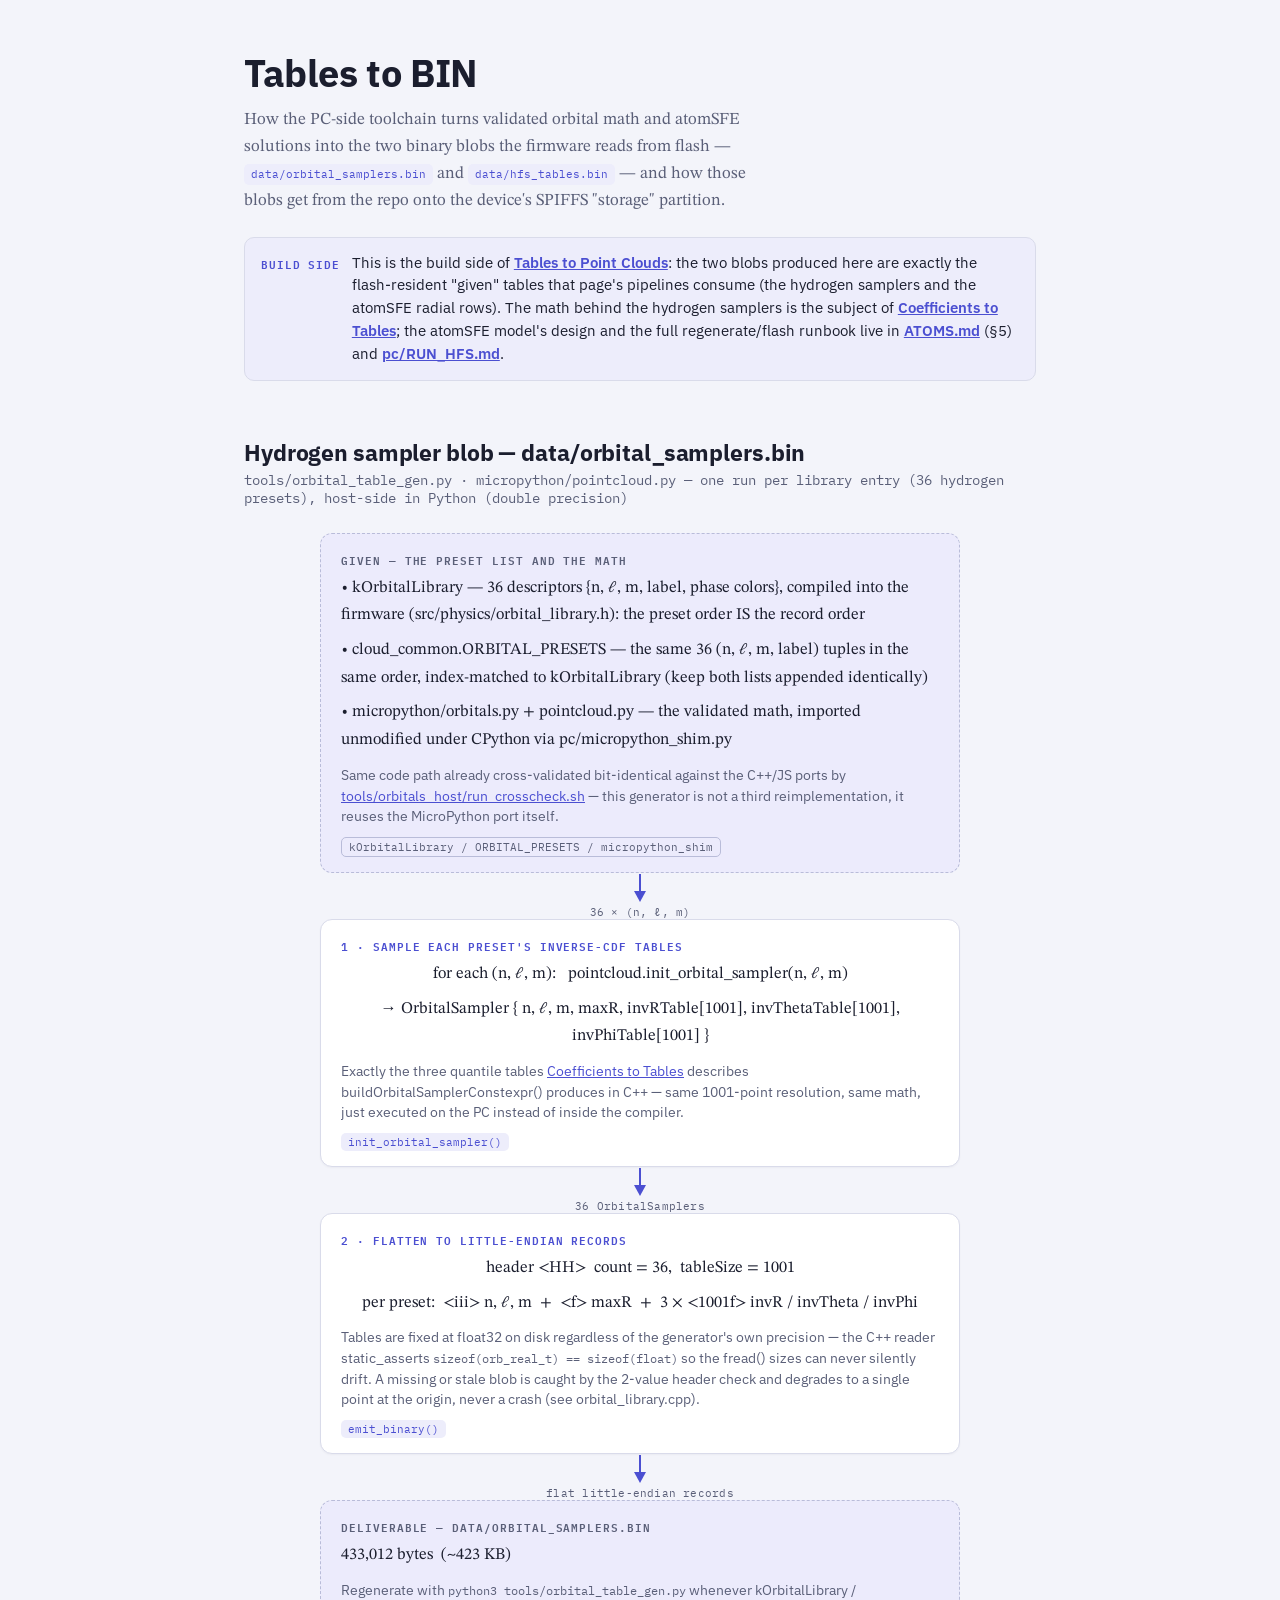
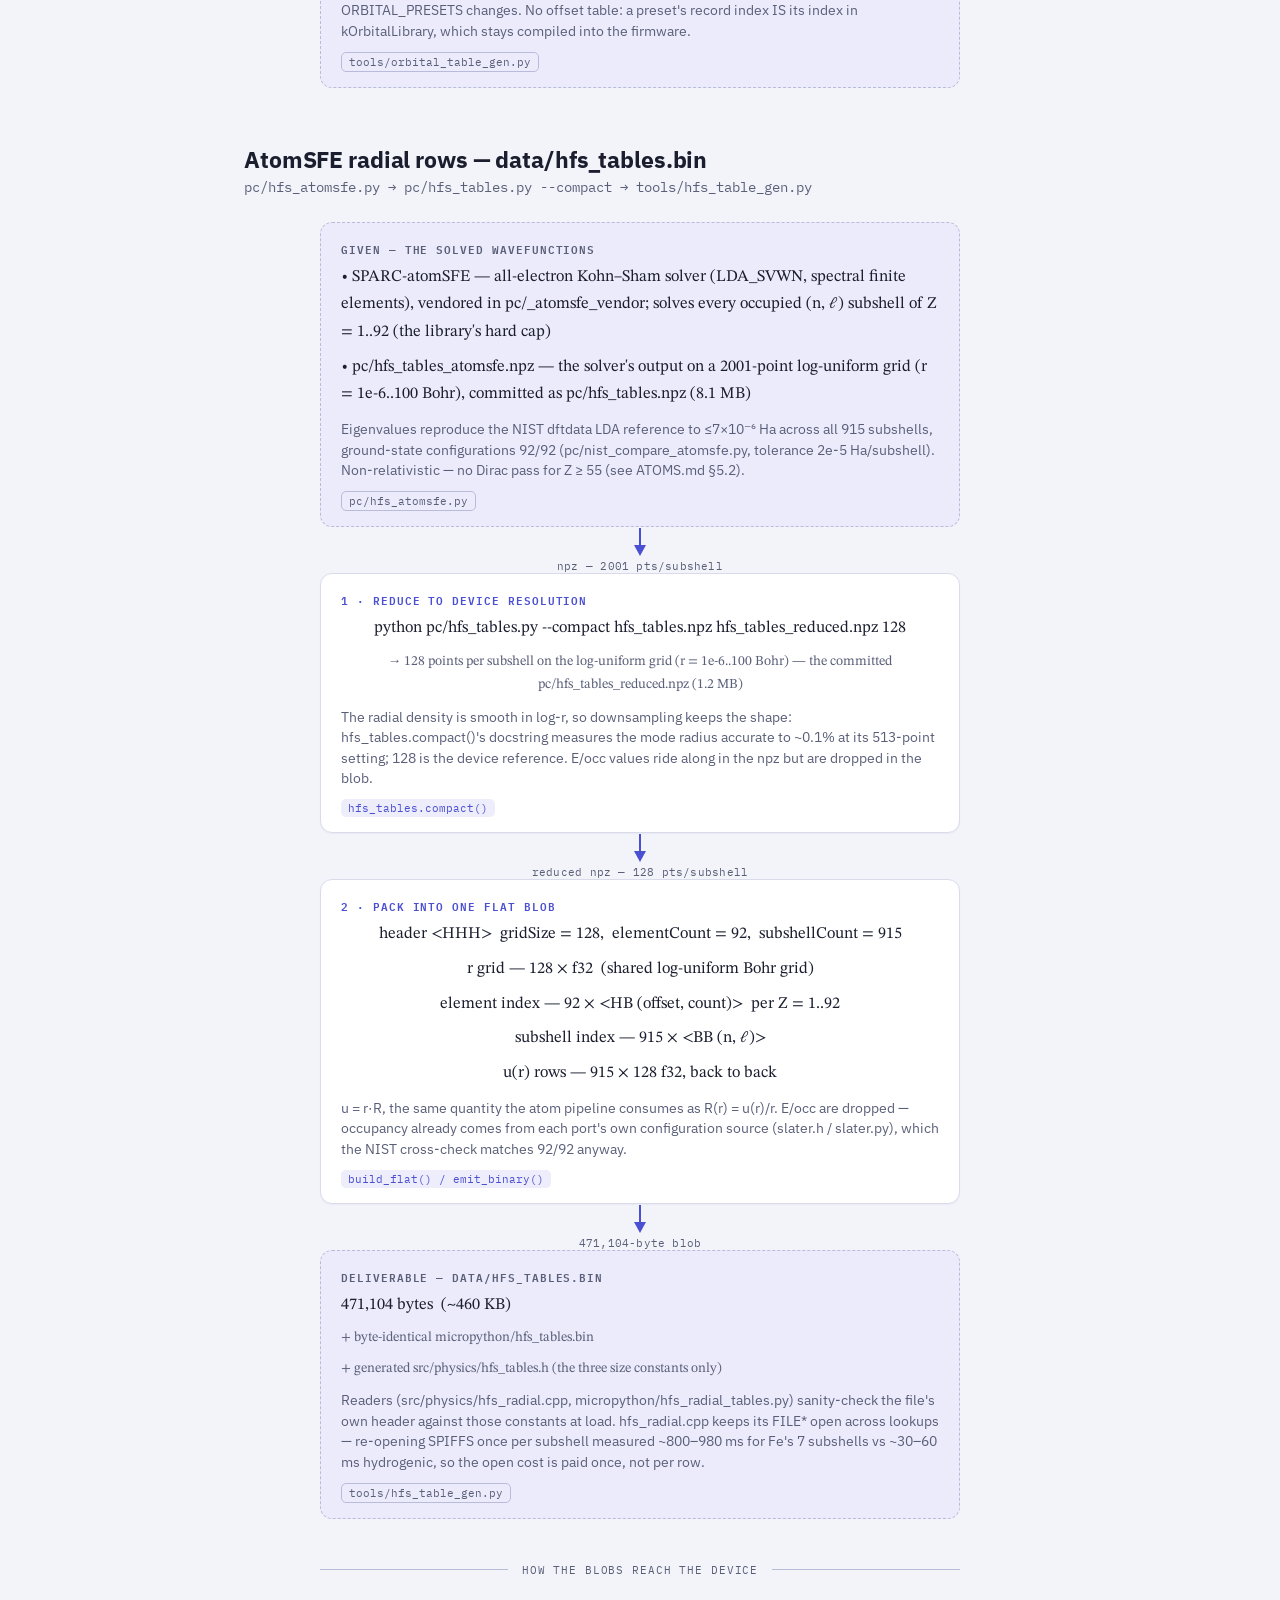
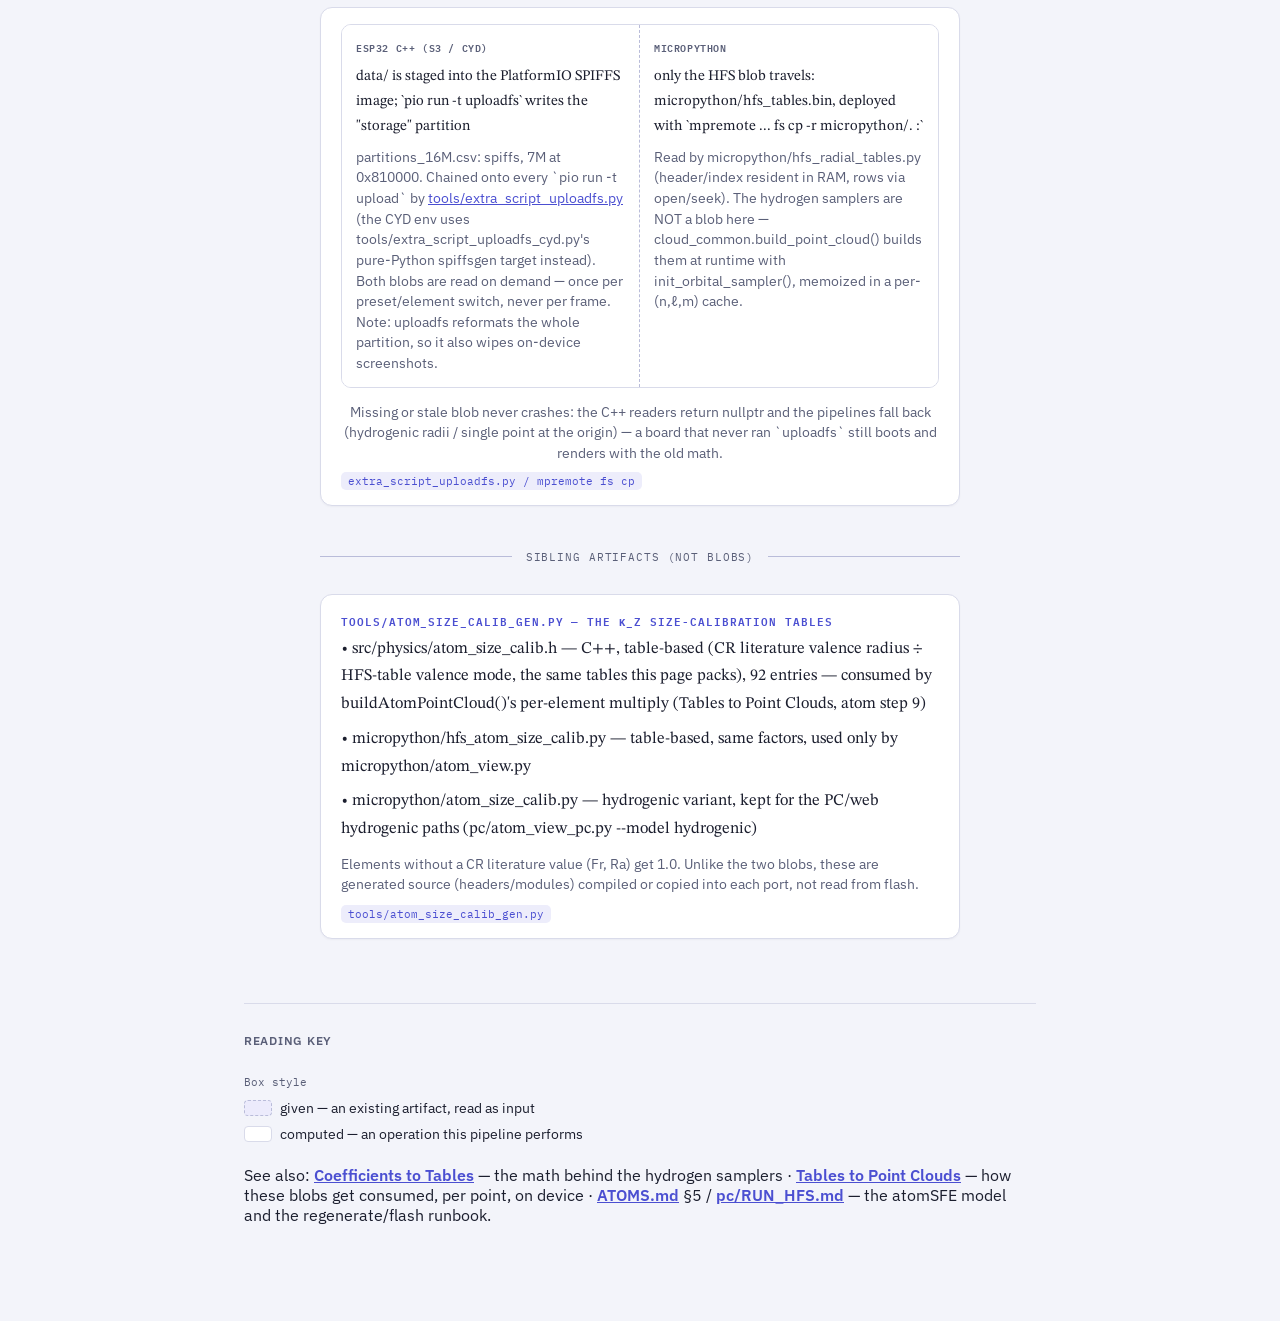
<file: docs/tables_to_bin.html>
<!DOCTYPE html>
<html lang="en">
<head>
<meta charset="UTF-8">
<meta name="viewport" content="width=device-width, initial-scale=1">
<title>Tables to BIN</title>
<link rel="preconnect" href="https://fonts.googleapis.com">
<link rel="preconnect" href="https://fonts.gstatic.com" crossorigin>
<link href="https://fonts.googleapis.com/css2?family=IBM+Plex+Sans:wght@400;500;600;700&family=IBM+Plex+Mono:wght@400;500;600&family=STIX+Two+Text:ital,wght@0,400;0,500;0,600;1,400;1,500&display=swap" rel="stylesheet">
<style>
  :root{
    color-scheme: light dark;
    --bg:#F3F4FA;
    --surface:#FFFFFF;
    --surface-2:#ECEBFC;
    --border:#D9DBEA;
    --border-strong:#B9BCD9;
    --text:#1B1E2E;
    --text-muted:#5A5F78;
    --accent:#4B4FD1;
    --accent-soft:#EDEDFB;
    --phase-pos:#D22828;
    --phase-neg:#2850D2;
    --shell-1:#8C3CFF; --shell-2:#466EFF; --shell-3:#3CC8DC; --shell-4:#5ADC5A;
    --shell-5:#FFD23C; --shell-6:#FF8C28; --shell-7:#E63C3C; --shell-x:#A0A0A0;
    --font-display:'IBM Plex Sans', ui-sans-serif, system-ui, sans-serif;
    --font-mono:'IBM Plex Mono', ui-monospace, 'SFMono-Regular', Menlo, monospace;
    --font-math:'STIX Two Text', 'Cambria Math', Georgia, serif;
  }
  @media (prefers-color-scheme: dark){
    :root:not([data-theme="light"]){
      --bg:#0C0E1A; --surface:#141727; --surface-2:#1B1E38;
      --border:#2B2F4C; --border-strong:#3C4166;
      --text:#E7E8F5; --text-muted:#9CA0C4;
      --accent:#9497FF; --accent-soft:#232752;
      --phase-pos:#E05555; --phase-neg:#5F7FE8;
    }
  }
  :root[data-theme="dark"]{
    --bg:#0C0E1A; --surface:#141727; --surface-2:#1B1E38;
    --border:#2B2F4C; --border-strong:#3C4166;
    --text:#E7E8F5; --text-muted:#9CA0C4;
    --accent:#9497FF; --accent-soft:#232752;
    --phase-pos:#E05555; --phase-neg:#5F7FE8;
  }

  *{box-sizing:border-box;}
  html,body{margin:0; padding:0;}
  body{
    background:var(--bg); color:var(--text);
    font-family:var(--font-display);
    -webkit-font-smoothing:antialiased;
  }
  .wrap{max-width:840px; margin:0 auto; padding:48px 24px 80px;}

  header.page h1{
    font-family:var(--font-display); font-weight:700; font-size:clamp(1.7rem,4vw,2.35rem);
    letter-spacing:-0.01em; margin:0 0 10px; text-wrap:balance;
  }
  header.page .lede{
    font-family:var(--font-math); font-size:1.05rem; line-height:1.6; color:var(--text-muted);
    max-width:66ch; margin:0 0 22px;
  }
  .scope-note{
    display:flex; gap:12px; align-items:flex-start;
    background:var(--accent-soft); border:1px solid var(--border);
    border-radius:10px; padding:14px 16px; margin-bottom:8px;
  }
  .scope-note .mark{
    font-family:var(--font-mono); font-weight:600; color:var(--accent);
    font-size:11px; letter-spacing:.08em; text-transform:uppercase; white-space:nowrap; padding-top:2px;
  }
  .scope-note p{margin:0; font-size:.92rem; line-height:1.55; color:var(--text);}
  .scope-note code{font-family:var(--font-mono); font-size:.85em; color:var(--accent);}
  .scope-note a{color:var(--accent); font-weight:600;}

  section.pipeline{margin-top:56px;}
  section.pipeline h2{
    font-family:var(--font-display); font-weight:700; font-size:1.45rem;
    margin:0 0 4px; letter-spacing:-.005em;
  }
  section.pipeline .subtitle{
    font-size:.88rem; color:var(--text-muted); margin:0 0 26px; font-family:var(--font-mono);
  }

  .flow{display:flex; flex-direction:column; align-items:stretch; max-width:640px; margin:0 auto;}

  .connector{display:flex; flex-direction:column; align-items:center; gap:1px; margin:0 auto; color:var(--accent);}
  .connector svg{width:18px; height:30px; display:block;}
  .connector .clabel{
    font-family:var(--font-mono); font-size:10.5px; color:var(--text-muted);
    letter-spacing:.02em; white-space:nowrap; margin-top:1px;
  }

  .stage{
    background:var(--surface); border:1px solid var(--border); border-radius:12px;
    padding:16px 20px 15px; box-shadow:0 1px 2px rgba(20,20,50,.04);
  }
  .stage.given{
    background:var(--surface-2); border-style:dashed; border-color:var(--border-strong);
    box-shadow:none;
  }
  .kicker{
    font-family:var(--font-mono); font-size:10.5px; font-weight:600; letter-spacing:.09em;
    text-transform:uppercase; color:var(--accent); margin:0 0 6px;
  }
  .given .kicker{color:var(--text-muted);}
  .stage-title{font-family:var(--font-display); font-weight:600; font-size:1rem; margin:0 0 10px;}

  .fstack{display:flex; flex-direction:column; align-items:center; gap:7px; margin-bottom:10px;}
  .f{
    font-family:var(--font-math); font-size:1.02rem; text-align:center;
    display:block; line-height:1.7;
  }
  .f.small{font-size:.86rem; color:var(--text-muted);}
  .f.bullet{text-align:left;}
  .given .fstack{align-items:flex-start;}
  .given .f{text-align:left;}

  .caption{font-size:.86rem; line-height:1.5; color:var(--text-muted); margin:0;}
  .caption a{color:var(--accent);}
  .tag{
    display:inline-block; font-family:var(--font-mono); font-size:10.5px; color:var(--accent);
    background:var(--accent-soft); border-radius:5px; padding:2px 7px; margin-top:10px;
  }
  .given .tag{background:transparent; border:1px solid var(--border-strong); color:var(--text-muted);}

  i.v{font-style:italic; font-family:var(--font-math);}
  .frac{display:inline-flex; flex-direction:column; align-items:center; vertical-align:middle; margin:0 .12em; line-height:1.15;}
  .frac .num{padding:0 .15em .1em; border-bottom:1.4px solid currentColor;}
  .frac .den{padding:.1em .15em 0;}
  .sqrt{display:inline-flex; align-items:flex-start;}
  .sqrt::before{content:"\221A"; font-size:1.1em; transform:translateY(1px); margin-right:-1px;}
  .sqrt .rad{border-top:1.4px solid currentColor; padding:0 .18em;}
  .cases{display:inline-flex; align-items:center; gap:.4em;}
  .cases::before{content:"{"; font-size:1.9em; font-weight:300; line-height:.6; transform:scaleY(1.25);}
  .cases-list{display:flex; flex-direction:column; gap:.12em; font-size:.9em; text-align:left;}

  .split{
    display:grid; grid-template-columns:1fr 1fr; gap:0; margin-bottom:6px;
    border:1px solid var(--border); border-radius:10px; overflow:hidden;
  }
  .split-half{padding:13px 14px; background:var(--surface);}
  .split-half:first-child{border-right:1px dashed var(--border-strong);}
  .split-half .half-label{
    font-family:var(--font-mono); font-size:10px; font-weight:600; color:var(--text-muted);
    text-transform:uppercase; letter-spacing:.06em; margin:0 0 8px;
  }
  .split-half .f{font-size:.92rem; text-align:left;}
  .split-share{
    padding:12px 20px 2px; border-top:1px dashed var(--border-strong);
    background:var(--surface); text-align:center;
  }
  @media (max-width:560px){
    .split{grid-template-columns:1fr;}
    .split-half:first-child{border-right:none; border-bottom:1px dashed var(--border-strong);}
  }

  .note{
    text-align:center; font-size:.82rem; color:var(--text-muted); font-family:var(--font-mono);
    margin:14px 0 -4px; padding:8px 14px; border:1px dashed var(--border-strong); border-radius:8px;
    max-width:520px; margin-left:auto; margin-right:auto;
  }

  .divider{
    display:flex; align-items:center; gap:14px; max-width:640px; margin:44px auto 30px;
    color:var(--text-muted); font-family:var(--font-mono); font-size:11px; letter-spacing:.08em; text-transform:uppercase;
  }
  .divider::before, .divider::after{content:""; flex:1; height:1px; background:var(--border-strong);}

  footer.legend{
    margin-top:64px; padding-top:28px; border-top:1px solid var(--border);
  }
  footer.legend h3{
    font-family:var(--font-display); font-weight:600; font-size:.95rem; margin:0 0 16px;
    color:var(--text-muted); text-transform:uppercase; letter-spacing:.06em; font-size:.78rem;
  }
  .legend-grid{display:flex; flex-wrap:wrap; gap:28px 40px; margin-bottom:22px;}
  .legend-group{display:flex; flex-direction:column; gap:8px;}
  .legend-group-title{font-family:var(--font-mono); font-size:11px; color:var(--text-muted); margin-bottom:2px;}
  .box-key{display:flex; align-items:center; gap:8px; font-size:.85rem;}
  .box-key .mini{width:28px; height:16px; border-radius:4px; flex:none;}
  .mini.given-mini{background:var(--surface-2); border:1.4px dashed var(--border-strong);}
  .mini.solid-mini{background:var(--surface); border:1.4px solid var(--border);}
  footer.legend a{color:var(--accent); font-weight:600;}
</style>
</head>
<body>
<div class="wrap">

  <header class="page">
    <h1>Tables to BIN</h1>
    <p class="lede">How the PC-side toolchain turns validated orbital math and atomSFE solutions into the two binary blobs the firmware reads from flash — <span class="tag" style="margin-top:0;">data/orbital_samplers.bin</span> and <span class="tag" style="margin-top:0;">data/hfs_tables.bin</span> — and how those blobs get from the repo onto the device's SPIFFS "storage" partition.</p>
    <div class="scope-note">
      <span class="mark">Build side</span>
      <p>This is the build side of <a href="tables_to_pointclouds.html">Tables to Point Clouds</a>: the two blobs produced here are exactly the flash-resident "given" tables that page's pipelines consume (the hydrogen samplers and the atomSFE radial rows). The math behind the hydrogen samplers is the subject of <a href="coefficients_to_tables.html">Coefficients to Tables</a>; the atomSFE model's design and the full regenerate/flash runbook live in <a href="ATOMS.md">ATOMS.md</a> (§5) and <a href="../pc/RUN_HFS.md">pc/RUN_HFS.md</a>.</p>
    </div>
  </header>

  <!-- ======================= ORBITAL SAMPLERS ======================= -->
  <section class="pipeline">
    <h2>Hydrogen sampler blob — data/orbital_samplers.bin</h2>
    <p class="subtitle">tools/orbital_table_gen.py · micropython/pointcloud.py — one run per library entry (36 hydrogen presets), host-side in Python (double precision)</p>

    <div class="flow">

      <div class="stage given">
        <p class="kicker">Given — the preset list and the math</p>
        <div class="fstack">
          <div class="f bullet">• kOrbitalLibrary — 36 descriptors {n, ℓ, m, label, phase colors}, compiled into the firmware (src/physics/orbital_library.h): the preset order IS the record order</div>
          <div class="f bullet">• cloud_common.ORBITAL_PRESETS — the same 36 (n, ℓ, m, label) tuples in the same order, index-matched to kOrbitalLibrary (keep both lists appended identically)</div>
          <div class="f bullet">• micropython/orbitals.py + pointcloud.py — the validated math, imported unmodified under CPython via pc/micropython_shim.py</div>
        </div>
        <p class="caption">Same code path already cross-validated bit-identical against the C++/JS ports by <a href="../tools/orbitals_host/run_crosscheck.sh">tools/orbitals_host/run_crosscheck.sh</a> — this generator is not a third reimplementation, it reuses the MicroPython port itself.</p>
        <span class="tag">kOrbitalLibrary / ORBITAL_PRESETS / micropython_shim</span>
      </div>

      <div class="connector">
        <svg viewBox="0 0 18 30"><line x1="9" y1="1" x2="9" y2="21" stroke="currentColor" stroke-width="2"/><polygon points="9,29 3,18 15,18" fill="currentColor"/></svg>
        <span class="clabel">36 × (n, ℓ, m)</span>
      </div>

      <div class="stage">
        <p class="kicker">1 · Sample each preset's inverse-CDF tables</p>
        <div class="fstack">
          <div class="f">for each (n, ℓ, m): &nbsp; pointcloud.init_orbital_sampler(n, ℓ, m)</div>
          <div class="f">→ OrbitalSampler { n, ℓ, m, maxR, invRTable[1001], invThetaTable[1001], invPhiTable[1001] }</div>
        </div>
        <p class="caption">Exactly the three quantile tables <a href="coefficients_to_tables.html">Coefficients to Tables</a> describes buildOrbitalSamplerConstexpr() produces in C++ — same 1001-point resolution, same math, just executed on the PC instead of inside the compiler.</p>
        <span class="tag">init_orbital_sampler()</span>
      </div>

      <div class="connector">
        <svg viewBox="0 0 18 30"><line x1="9" y1="1" x2="9" y2="21" stroke="currentColor" stroke-width="2"/><polygon points="9,29 3,18 15,18" fill="currentColor"/></svg>
        <span class="clabel">36 OrbitalSamplers</span>
      </div>

      <div class="stage">
        <p class="kicker">2 · Flatten to little-endian records</p>
        <div class="fstack">
          <div class="f">header &lt;HH&gt; &nbsp;count = 36, &nbsp;tableSize = 1001</div>
          <div class="f">per preset: &nbsp;&lt;iii&gt; n, ℓ, m &nbsp;+&nbsp; &lt;f&gt; maxR &nbsp;+&nbsp; 3 × &lt;1001f&gt; invR / invTheta / invPhi</div>
        </div>
        <p class="caption">Tables are fixed at float32 on disk regardless of the generator's own precision — the C++ reader static_asserts <code style="font-family:var(--font-mono);font-size:.85em;">sizeof(orb_real_t) == sizeof(float)</code> so the fread() sizes can never silently drift. A missing or stale blob is caught by the 2-value header check and degrades to a single point at the origin, never a crash (see orbital_library.cpp).</p>
        <span class="tag">emit_binary()</span>
      </div>

      <div class="connector">
        <svg viewBox="0 0 18 30"><line x1="9" y1="1" x2="9" y2="21" stroke="currentColor" stroke-width="2"/><polygon points="9,29 3,18 15,18" fill="currentColor"/></svg>
        <span class="clabel">flat little-endian records</span>
      </div>

      <div class="stage given">
        <p class="kicker">Deliverable — data/orbital_samplers.bin</p>
        <div class="fstack">
          <div class="f">433,012 bytes &nbsp;(~423 KB)</div>
        </div>
        <p class="caption">Regenerate with <code style="font-family:var(--font-mono);font-size:.85em;">python3 tools/orbital_table_gen.py</code> whenever kOrbitalLibrary / ORBITAL_PRESETS changes. No offset table: a preset's record index IS its index in kOrbitalLibrary, which stays compiled into the firmware.</p>
        <span class="tag">tools/orbital_table_gen.py</span>
      </div>

    </div>
  </section>

  <!-- ======================= HFS / atomSFE ======================= -->
  <section class="pipeline">
    <h2>AtomSFE radial rows — data/hfs_tables.bin</h2>
    <p class="subtitle">pc/hfs_atomsfe.py → pc/hfs_tables.py --compact → tools/hfs_table_gen.py</p>

    <div class="flow">

      <div class="stage given">
        <p class="kicker">Given — the solved wavefunctions</p>
        <div class="fstack">
          <div class="f bullet">• SPARC-atomSFE — all-electron Kohn–Sham solver (LDA_SVWN, spectral finite elements), vendored in pc/_atomsfe_vendor; solves every occupied (n, ℓ) subshell of Z = 1..92 (the library's hard cap)</div>
          <div class="f bullet">• pc/hfs_tables_atomsfe.npz — the solver's output on a 2001-point log-uniform grid (r = 1e-6..100 Bohr), committed as pc/hfs_tables.npz (8.1 MB)</div>
        </div>
        <p class="caption">Eigenvalues reproduce the NIST dftdata LDA reference to ≤7×10⁻⁶ Ha across all 915 subshells, ground-state configurations 92/92 (pc/nist_compare_atomsfe.py, tolerance 2e-5 Ha/subshell). Non-relativistic — no Dirac pass for Z ≥ 55 (see ATOMS.md §5.2).</p>
        <span class="tag">pc/hfs_atomsfe.py</span>
      </div>

      <div class="connector">
        <svg viewBox="0 0 18 30"><line x1="9" y1="1" x2="9" y2="21" stroke="currentColor" stroke-width="2"/><polygon points="9,29 3,18 15,18" fill="currentColor"/></svg>
        <span class="clabel">npz — 2001 pts/subshell</span>
      </div>

      <div class="stage">
        <p class="kicker">1 · Reduce to device resolution</p>
        <div class="fstack">
          <div class="f">python pc/hfs_tables.py --compact hfs_tables.npz hfs_tables_reduced.npz 128</div>
          <div class="f small">→ 128 points per subshell on the log-uniform grid (r = 1e-6..100 Bohr) — the committed pc/hfs_tables_reduced.npz (1.2 MB)</div>
        </div>
        <p class="caption">The radial density is smooth in log-r, so downsampling keeps the shape: hfs_tables.compact()'s docstring measures the mode radius accurate to ~0.1% at its 513-point setting; 128 is the device reference. E/occ values ride along in the npz but are dropped in the blob.</p>
        <span class="tag">hfs_tables.compact()</span>
      </div>

      <div class="connector">
        <svg viewBox="0 0 18 30"><line x1="9" y1="1" x2="9" y2="21" stroke="currentColor" stroke-width="2"/><polygon points="9,29 3,18 15,18" fill="currentColor"/></svg>
        <span class="clabel">reduced npz — 128 pts/subshell</span>
      </div>

      <div class="stage">
        <p class="kicker">2 · Pack into one flat blob</p>
        <div class="fstack">
          <div class="f">header &lt;HHH&gt; &nbsp;gridSize = 128, &nbsp;elementCount = 92, &nbsp;subshellCount = 915</div>
          <div class="f">r grid — 128 × f32 &nbsp;(shared log-uniform Bohr grid)</div>
          <div class="f">element index — 92 × &lt;HB (offset, count)&gt; &nbsp;per Z = 1..92</div>
          <div class="f">subshell index — 915 × &lt;BB (n, ℓ)&gt;</div>
          <div class="f">u(r) rows — 915 × 128 f32, back to back</div>
        </div>
        <p class="caption">u = r·R, the same quantity the atom pipeline consumes as R(r) = u(r)/r. E/occ are dropped — occupancy already comes from each port's own configuration source (slater.h / slater.py), which the NIST cross-check matches 92/92 anyway.</p>
        <span class="tag">build_flat() / emit_binary()</span>
      </div>

      <div class="connector">
        <svg viewBox="0 0 18 30"><line x1="9" y1="1" x2="9" y2="21" stroke="currentColor" stroke-width="2"/><polygon points="9,29 3,18 15,18" fill="currentColor"/></svg>
        <span class="clabel">471,104-byte blob</span>
      </div>

      <div class="stage given">
        <p class="kicker">Deliverable — data/hfs_tables.bin</p>
        <div class="fstack">
          <div class="f">471,104 bytes &nbsp;(~460 KB)</div>
          <div class="f small">+ byte-identical micropython/hfs_tables.bin</div>
          <div class="f small">+ generated src/physics/hfs_tables.h (the three size constants only)</div>
        </div>
        <p class="caption">Readers (src/physics/hfs_radial.cpp, micropython/hfs_radial_tables.py) sanity-check the file's own header against those constants at load. hfs_radial.cpp keeps its FILE* open across lookups — re-opening SPIFFS once per subshell measured ~800–980 ms for Fe's 7 subshells vs ~30–60 ms hydrogenic, so the open cost is paid once, not per row.</p>
        <span class="tag">tools/hfs_table_gen.py</span>
      </div>

    </div>
  </section>

  <div class="divider">How the blobs reach the device</div>

  <section class="pipeline" style="margin-top:0;">
    <div class="flow">
      <div class="stage">
        <div class="split">
          <div class="split-half">
            <p class="half-label">ESP32 C++ (S3 / CYD)</p>
            <div class="f">data/ is staged into the PlatformIO SPIFFS image; `pio run -t uploadfs` writes the "storage" partition</div>
            <p class="caption" style="margin-top:8px;">partitions_16M.csv: spiffs, 7M at 0x810000. Chained onto every `pio run -t upload` by <a href="../tools/extra_script_uploadfs.py">tools/extra_script_uploadfs.py</a> (the CYD env uses tools/extra_script_uploadfs_cyd.py's pure-Python spiffsgen target instead). Both blobs are read on demand — once per preset/element switch, never per frame. Note: uploadfs reformats the whole partition, so it also wipes on-device screenshots.</p>
          </div>
          <div class="split-half">
            <p class="half-label">MicroPython</p>
            <div class="f">only the HFS blob travels: micropython/hfs_tables.bin, deployed with `mpremote ... fs cp -r micropython/. :`</div>
            <p class="caption" style="margin-top:8px;">Read by micropython/hfs_radial_tables.py (header/index resident in RAM, rows via open/seek). The hydrogen samplers are NOT a blob here — cloud_common.build_point_cloud() builds them at runtime with init_orbital_sampler(), memoized in a per-(n,ℓ,m) cache.</p>
          </div>
        </div>
        <p class="caption" style="margin-top:14px; text-align:center;">Missing or stale blob never crashes: the C++ readers return nullptr and the pipelines fall back (hydrogenic radii / single point at the origin) — a board that never ran `uploadfs` still boots and renders with the old math.</p>
        <span class="tag" style="margin-top:8px;">extra_script_uploadfs.py / mpremote fs cp</span>
      </div>
    </div>
  </section>

  <div class="divider">Sibling artifacts (not blobs)</div>

  <section class="pipeline" style="margin-top:0;">
    <div class="flow">
      <div class="stage">
        <p class="kicker">tools/atom_size_calib_gen.py — the κ_Z size-calibration tables</p>
        <div class="fstack">
          <div class="f bullet">• src/physics/atom_size_calib.h — C++, table-based (CR literature valence radius ÷ HFS-table valence mode, the same tables this page packs), 92 entries — consumed by buildAtomPointCloud()'s per-element multiply (Tables to Point Clouds, atom step 9)</div>
          <div class="f bullet">• micropython/hfs_atom_size_calib.py — table-based, same factors, used only by micropython/atom_view.py</div>
          <div class="f bullet">• micropython/atom_size_calib.py — hydrogenic variant, kept for the PC/web hydrogenic paths (pc/atom_view_pc.py --model hydrogenic)</div>
        </div>
        <p class="caption">Elements without a CR literature value (Fr, Ra) get 1.0. Unlike the two blobs, these are generated source (headers/modules) compiled or copied into each port, not read from flash.</p>
        <span class="tag">tools/atom_size_calib_gen.py</span>
      </div>
    </div>
  </section>

  <footer class="legend">
    <h3>Reading key</h3>
    <div class="legend-grid">
      <div class="legend-group">
        <p class="legend-group-title">Box style</p>
        <div class="box-key"><span class="mini given-mini"></span> given — an existing artifact, read as input</div>
        <div class="box-key"><span class="mini solid-mini"></span> computed — an operation this pipeline performs</div>
      </div>
    </div>
    <p>See also: <a href="coefficients_to_tables.html">Coefficients to Tables</a> — the math behind the hydrogen samplers · <a href="tables_to_pointclouds.html">Tables to Point Clouds</a> — how these blobs get consumed, per point, on device · <a href="ATOMS.md">ATOMS.md</a> §5 / <a href="../pc/RUN_HFS.md">pc/RUN_HFS.md</a> — the atomSFE model and the regenerate/flash runbook.</p>
  </footer>

</div>
</body>
</html>
</file>
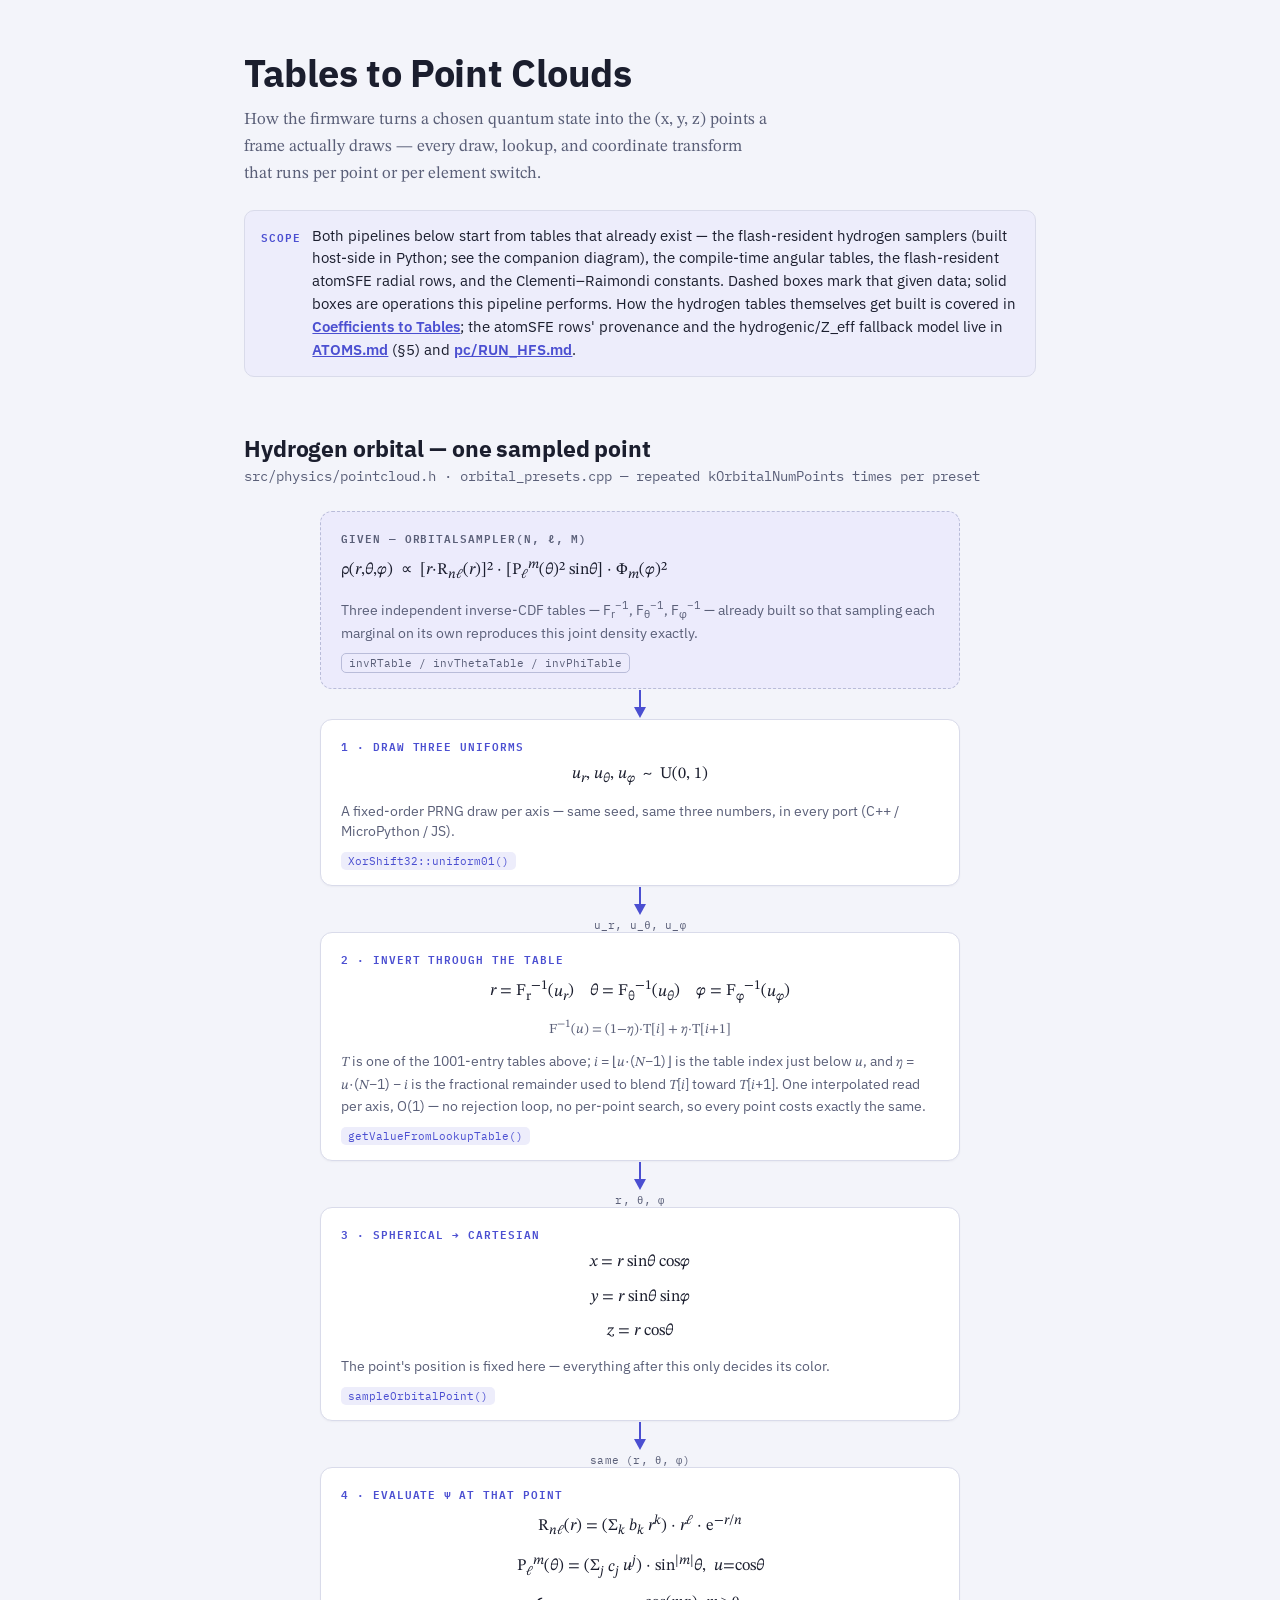
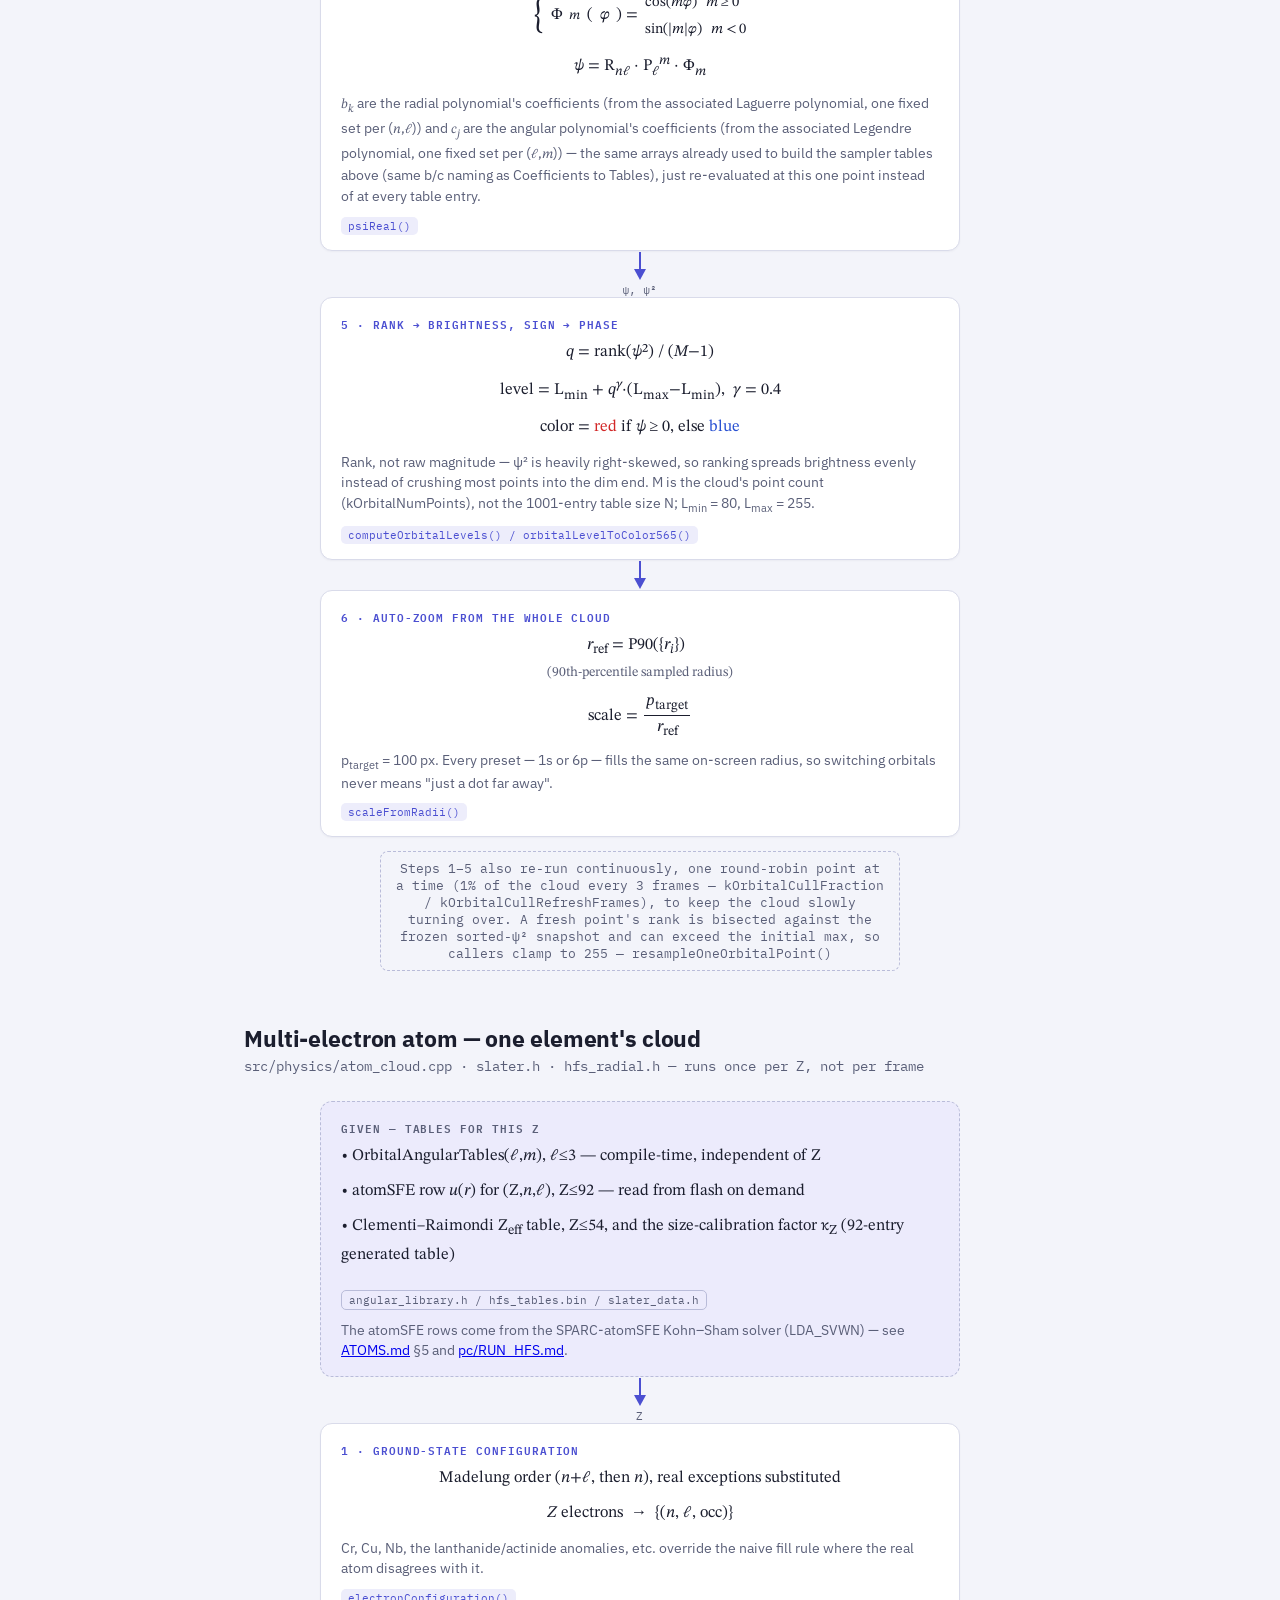
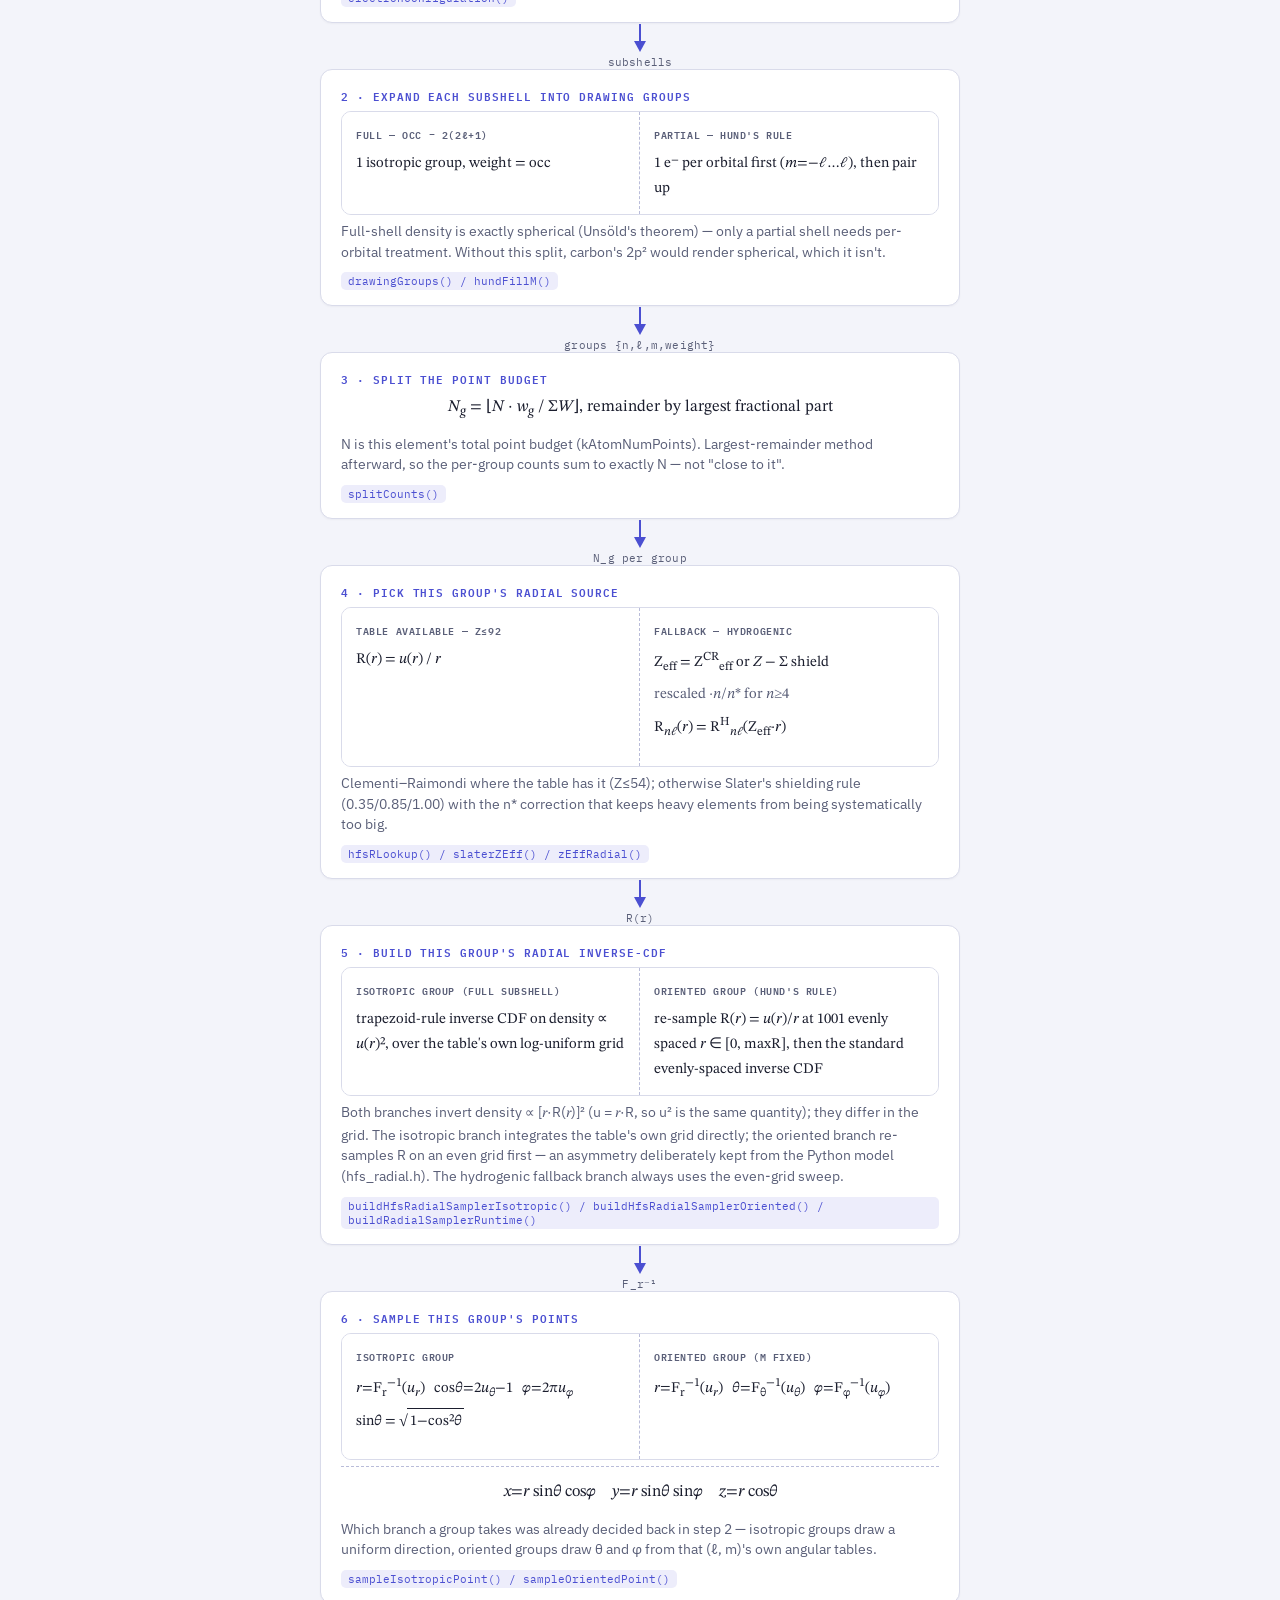
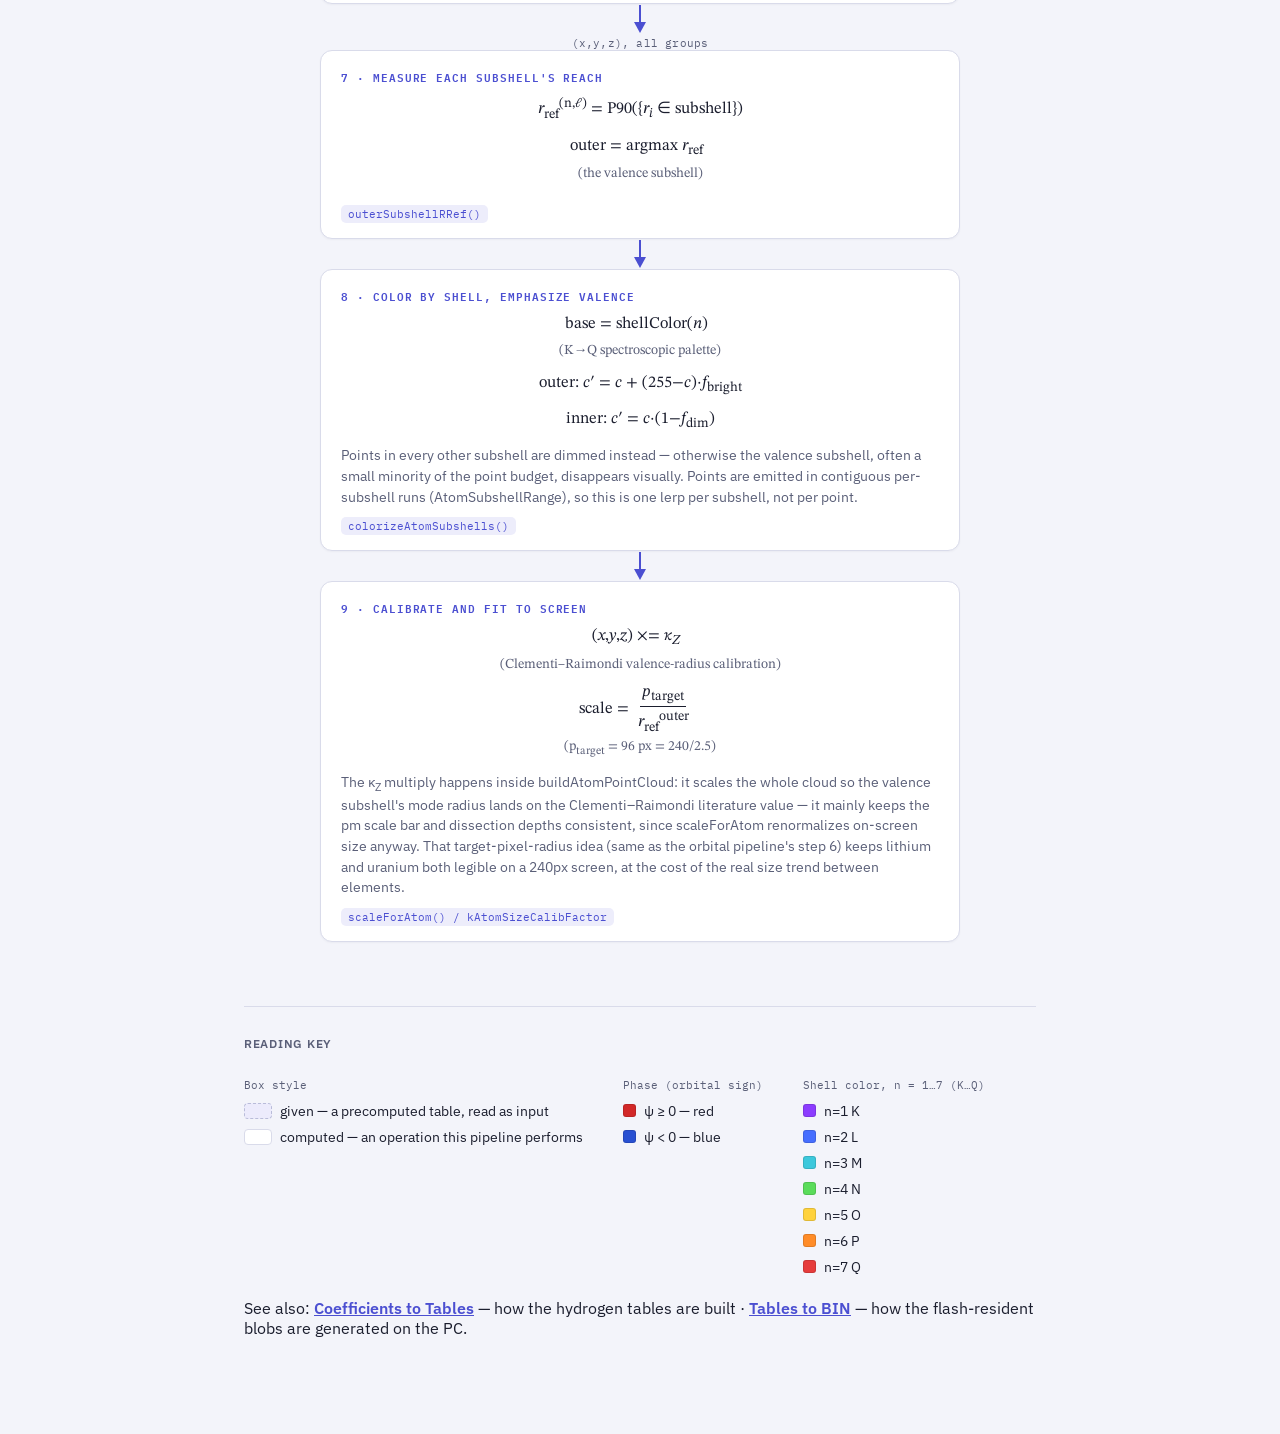
<file: docs/tables_to_pointclouds.html>
<!DOCTYPE html>
<html lang="en">
<head>
<meta charset="UTF-8">
<meta name="viewport" content="width=device-width, initial-scale=1">
<title>Tables to Point Clouds</title>
<link rel="preconnect" href="https://fonts.googleapis.com">
<link rel="preconnect" href="https://fonts.gstatic.com" crossorigin>
<link href="https://fonts.googleapis.com/css2?family=IBM+Plex+Sans:wght@400;500;600;700&family=IBM+Plex+Mono:wght@400;500;600&family=STIX+Two+Text:ital,wght@0,400;0,500;0,600;1,400;1,500&display=swap" rel="stylesheet">
<style>
  :root{
    color-scheme: light dark;
    --bg:#F3F4FA;
    --surface:#FFFFFF;
    --surface-2:#ECEBFC;
    --border:#D9DBEA;
    --border-strong:#B9BCD9;
    --text:#1B1E2E;
    --text-muted:#5A5F78;
    --accent:#4B4FD1;
    --accent-soft:#EDEDFB;
    --phase-pos:#D22828;
    --phase-neg:#2850D2;
    --shell-1:#8C3CFF; --shell-2:#466EFF; --shell-3:#3CC8DC; --shell-4:#5ADC5A;
    --shell-5:#FFD23C; --shell-6:#FF8C28; --shell-7:#E63C3C; --shell-x:#A0A0A0;
    --font-display:'IBM Plex Sans', ui-sans-serif, system-ui, sans-serif;
    --font-mono:'IBM Plex Mono', ui-monospace, 'SFMono-Regular', Menlo, monospace;
    --font-math:'STIX Two Text', 'Cambria Math', Georgia, serif;
  }
  @media (prefers-color-scheme: dark){
    :root:not([data-theme="light"]){
      --bg:#0C0E1A; --surface:#141727; --surface-2:#1B1E38;
      --border:#2B2F4C; --border-strong:#3C4166;
      --text:#E7E8F5; --text-muted:#9CA0C4;
      --accent:#9497FF; --accent-soft:#232752;
      --phase-pos:#E05555; --phase-neg:#5F7FE8;
    }
  }
  :root[data-theme="dark"]{
    --bg:#0C0E1A; --surface:#141727; --surface-2:#1B1E38;
    --border:#2B2F4C; --border-strong:#3C4166;
    --text:#E7E8F5; --text-muted:#9CA0C4;
    --accent:#9497FF; --accent-soft:#232752;
    --phase-pos:#E05555; --phase-neg:#5F7FE8;
  }

  *{box-sizing:border-box;}
  html,body{margin:0; padding:0;}
  body{
    background:var(--bg); color:var(--text);
    font-family:var(--font-display);
    -webkit-font-smoothing:antialiased;
  }
  .wrap{max-width:840px; margin:0 auto; padding:48px 24px 80px;}

  header.page h1{
    font-family:var(--font-display); font-weight:700; font-size:clamp(1.7rem,4vw,2.35rem);
    letter-spacing:-0.01em; margin:0 0 10px; text-wrap:balance;
  }
  header.page .lede{
    font-family:var(--font-math); font-size:1.05rem; line-height:1.6; color:var(--text-muted);
    max-width:66ch; margin:0 0 22px;
  }
  .scope-note{
    display:flex; gap:12px; align-items:flex-start;
    background:var(--accent-soft); border:1px solid var(--border);
    border-radius:10px; padding:14px 16px; margin-bottom:8px;
  }
  .scope-note .mark{
    font-family:var(--font-mono); font-weight:600; color:var(--accent);
    font-size:11px; letter-spacing:.08em; text-transform:uppercase; white-space:nowrap; padding-top:2px;
  }
  .scope-note p{margin:0; font-size:.92rem; line-height:1.55; color:var(--text);}
  .scope-note code{font-family:var(--font-mono); font-size:.85em; color:var(--accent);}
  .scope-note a{color:var(--accent); font-weight:600;}

  section.pipeline{margin-top:56px;}
  section.pipeline h2{
    font-family:var(--font-display); font-weight:700; font-size:1.45rem;
    margin:0 0 4px; letter-spacing:-.005em;
  }
  section.pipeline .subtitle{
    font-size:.88rem; color:var(--text-muted); margin:0 0 26px; font-family:var(--font-mono);
  }

  .flow{display:flex; flex-direction:column; align-items:stretch; max-width:640px; margin:0 auto;}

  .connector{display:flex; flex-direction:column; align-items:center; gap:1px; margin:0 auto; color:var(--accent);}
  .connector svg{width:18px; height:30px; display:block;}
  .connector .clabel{
    font-family:var(--font-mono); font-size:10.5px; color:var(--text-muted);
    letter-spacing:.02em; white-space:nowrap; margin-top:1px;
  }

  .stage{
    background:var(--surface); border:1px solid var(--border); border-radius:12px;
    padding:16px 20px 15px; box-shadow:0 1px 2px rgba(20,20,50,.04);
  }
  .stage.given{
    background:var(--surface-2); border-style:dashed; border-color:var(--border-strong);
    box-shadow:none;
  }
  .kicker{
    font-family:var(--font-mono); font-size:10.5px; font-weight:600; letter-spacing:.09em;
    text-transform:uppercase; color:var(--accent); margin:0 0 6px;
  }
  .given .kicker{color:var(--text-muted);}
  .stage-title{font-family:var(--font-display); font-weight:600; font-size:1rem; margin:0 0 10px;}

  .fstack{display:flex; flex-direction:column; align-items:center; gap:7px; margin-bottom:10px;}
  .f{
    font-family:var(--font-math); font-size:1.02rem; text-align:center;
    display:block; line-height:1.7;
  }
  .f.small{font-size:.86rem; color:var(--text-muted);}
  .f.bullet{text-align:left;}
  .given .fstack{align-items:flex-start;}
  .given .f{text-align:left;}

  .caption{font-size:.86rem; line-height:1.5; color:var(--text-muted); margin:0;}
  .tag{
    display:inline-block; font-family:var(--font-mono); font-size:10.5px; color:var(--accent);
    background:var(--accent-soft); border-radius:5px; padding:2px 7px; margin-top:10px;
  }
  .given .tag{background:transparent; border:1px solid var(--border-strong); color:var(--text-muted);}

  i.v{font-style:italic; font-family:var(--font-math);}
  .frac{display:inline-flex; flex-direction:column; align-items:center; vertical-align:middle; margin:0 .12em; line-height:1.15;}
  .frac .num{padding:0 .15em .1em; border-bottom:1.4px solid currentColor;}
  .frac .den{padding:.1em .15em 0;}
  .sqrt{display:inline-flex; align-items:flex-start;}
  .sqrt::before{content:"\221A"; font-size:1.1em; transform:translateY(1px); margin-right:-1px;}
  .sqrt .rad{border-top:1.4px solid currentColor; padding:0 .18em;}
  .cases{display:inline-flex; align-items:center; gap:.4em;}
  .cases::before{content:"{"; font-size:1.9em; font-weight:300; line-height:.6; transform:scaleY(1.25);}
  .cases-list{display:flex; flex-direction:column; gap:.12em; font-size:.9em; text-align:left;}

  .split{
    display:grid; grid-template-columns:1fr 1fr; gap:0; margin-bottom:6px;
    border:1px solid var(--border); border-radius:10px; overflow:hidden;
  }
  .split-half{padding:13px 14px; background:var(--surface);}
  .split-half:first-child{border-right:1px dashed var(--border-strong);}
  .split-half .half-label{
    font-family:var(--font-mono); font-size:10px; font-weight:600; color:var(--text-muted);
    text-transform:uppercase; letter-spacing:.06em; margin:0 0 8px;
  }
  .split-half .f{font-size:.92rem; text-align:left;}
  .split-share{
    padding:12px 20px 2px; border-top:1px dashed var(--border-strong);
    background:var(--surface); text-align:center;
  }
  @media (max-width:560px){
    .split{grid-template-columns:1fr;}
    .split-half:first-child{border-right:none; border-bottom:1px dashed var(--border-strong);}
  }

  .note{
    text-align:center; font-size:.82rem; color:var(--text-muted); font-family:var(--font-mono);
    margin:14px 0 -4px; padding:8px 14px; border:1px dashed var(--border-strong); border-radius:8px;
    max-width:520px; margin-left:auto; margin-right:auto;
  }

  footer.legend{
    margin-top:64px; padding-top:28px; border-top:1px solid var(--border);
  }
  footer.legend h3{
    font-family:var(--font-display); font-weight:600; font-size:.95rem; margin:0 0 16px;
    color:var(--text-muted); text-transform:uppercase; letter-spacing:.06em; font-size:.78rem;
  }
  .legend-grid{display:flex; flex-wrap:wrap; gap:28px 40px; margin-bottom:22px;}
  .legend-group{display:flex; flex-direction:column; gap:8px;}
  .legend-group-title{font-family:var(--font-mono); font-size:11px; color:var(--text-muted); margin-bottom:2px;}
  .swatch-row{display:flex; align-items:center; gap:8px; font-size:.85rem;}
  .swatch{width:13px; height:13px; border-radius:3px; flex:none; border:1px solid rgba(0,0,0,.12);}
  .box-key{display:flex; align-items:center; gap:8px; font-size:.85rem;}
  .box-key .mini{width:28px; height:16px; border-radius:4px; flex:none;}
  .mini.given-mini{background:var(--surface-2); border:1.4px dashed var(--border-strong);}
  .mini.solid-mini{background:var(--surface); border:1.4px solid var(--border);}
  footer.legend a{color:var(--accent); font-weight:600;}
</style>
</head>
<body>
<div class="wrap">

  <header class="page">
    <h1>Tables to Point Clouds</h1>
    <p class="lede">How the firmware turns a chosen quantum state into the (x, y, z) points a frame actually draws — every draw, lookup, and coordinate transform that runs per point or per element switch.</p>
    <div class="scope-note">
      <span class="mark">Scope</span>
      <p>Both pipelines below start from tables that already exist — the flash-resident hydrogen samplers (built host-side in Python; see the companion diagram), the compile-time angular tables, the flash-resident atomSFE radial rows, and the Clementi–Raimondi constants. Dashed boxes mark that given data; solid boxes are operations this pipeline performs. How the hydrogen tables themselves get built is covered in <a href="coefficients_to_tables.html">Coefficients to Tables</a>; the atomSFE rows' provenance and the hydrogenic/Z_eff fallback model live in <a href="ATOMS.md">ATOMS.md</a> (§5) and <a href="../pc/RUN_HFS.md">pc/RUN_HFS.md</a>.</p>
    </div>
  </header>

  <!-- ============================= ORBITAL ============================= -->
  <section class="pipeline">
    <h2>Hydrogen orbital — one sampled point</h2>
    <p class="subtitle">src/physics/pointcloud.h · orbital_presets.cpp — repeated kOrbitalNumPoints times per preset</p>

    <div class="flow">

      <div class="stage given">
        <p class="kicker">Given — OrbitalSampler(n, ℓ, m)</p>
        <div class="fstack">
          <div class="f">ρ(<i class="v">r</i>,<i class="v">θ</i>,<i class="v">φ</i>) &nbsp;∝&nbsp; [<i class="v">r</i>·R<sub><i class="v">nℓ</i></sub>(<i class="v">r</i>)]² · [P<sub><i class="v">ℓ</i></sub><sup><i class="v">m</i></sup>(<i class="v">θ</i>)² sin<i class="v">θ</i>] · Φ<sub><i class="v">m</i></sub>(<i class="v">φ</i>)²</div>
        </div>
        <p class="caption">Three independent inverse-CDF tables — F<sub>r</sub><sup>−1</sup>, F<sub>θ</sub><sup>−1</sup>, F<sub>φ</sub><sup>−1</sup> — already built so that sampling each marginal on its own reproduces this joint density exactly.</p>
        <span class="tag">invRTable / invThetaTable / invPhiTable</span>
      </div>

      <div class="connector">
        <svg viewBox="0 0 18 30"><line x1="9" y1="1" x2="9" y2="21" stroke="currentColor" stroke-width="2"/><polygon points="9,29 3,18 15,18" fill="currentColor"/></svg>
      </div>

      <div class="stage">
        <p class="kicker">1 · Draw three uniforms</p>
        <div class="fstack">
          <div class="f"><i class="v">u<sub>r</sub></i>, <i class="v">u<sub>θ</sub></i>, <i class="v">u<sub>φ</sub></i> &nbsp;~&nbsp; U(0, 1)</div>
        </div>
        <p class="caption">A fixed-order PRNG draw per axis — same seed, same three numbers, in every port (C++ / MicroPython / JS).</p>
        <span class="tag">XorShift32::uniform01()</span>
      </div>

      <div class="connector">
        <svg viewBox="0 0 18 30"><line x1="9" y1="1" x2="9" y2="21" stroke="currentColor" stroke-width="2"/><polygon points="9,29 3,18 15,18" fill="currentColor"/></svg>
        <span class="clabel">u_r, u_θ, u_φ</span>
      </div>

      <div class="stage">
        <p class="kicker">2 · Invert through the table</p>
        <div class="fstack">
          <div class="f"><i class="v">r</i> = F<sub>r</sub><sup>−1</sup>(<i class="v">u<sub>r</sub></i>) &nbsp;&nbsp; <i class="v">θ</i> = F<sub>θ</sub><sup>−1</sup>(<i class="v">u<sub>θ</sub></i>) &nbsp;&nbsp; <i class="v">φ</i> = F<sub>φ</sub><sup>−1</sup>(<i class="v">u<sub>φ</sub></i>)</div>
          <div class="f small">F<sup>−1</sup>(<i class="v">u</i>) = (1−<i class="v">η</i>)·T[<i class="v">i</i>] + <i class="v">η</i>·T[<i class="v">i</i>+1]</div>
        </div>
        <p class="caption"><i class="v">T</i> is one of the 1001-entry tables above; <i class="v">i</i> = ⌊<i class="v">u</i>·(<i class="v">N</i>−1)⌋ is the table index just below <i class="v">u</i>, and <i class="v">η</i> = <i class="v">u</i>·(<i class="v">N</i>−1) − <i class="v">i</i> is the fractional remainder used to blend <i class="v">T</i>[<i class="v">i</i>] toward <i class="v">T</i>[<i class="v">i</i>+1]. One interpolated read per axis, O(1) — no rejection loop, no per-point search, so every point costs exactly the same.</p>
        <span class="tag">getValueFromLookupTable()</span>
      </div>

      <div class="connector">
        <svg viewBox="0 0 18 30"><line x1="9" y1="1" x2="9" y2="21" stroke="currentColor" stroke-width="2"/><polygon points="9,29 3,18 15,18" fill="currentColor"/></svg>
        <span class="clabel">r, θ, φ</span>
      </div>

      <div class="stage">
        <p class="kicker">3 · Spherical → Cartesian</p>
        <div class="fstack">
          <div class="f"><i class="v">x</i> = <i class="v">r</i> sin<i class="v">θ</i> cos<i class="v">φ</i></div>
          <div class="f"><i class="v">y</i> = <i class="v">r</i> sin<i class="v">θ</i> sin<i class="v">φ</i></div>
          <div class="f"><i class="v">z</i> = <i class="v">r</i> cos<i class="v">θ</i></div>
        </div>
        <p class="caption">The point's position is fixed here — everything after this only decides its color.</p>
        <span class="tag">sampleOrbitalPoint()</span>
      </div>

      <div class="connector">
        <svg viewBox="0 0 18 30"><line x1="9" y1="1" x2="9" y2="21" stroke="currentColor" stroke-width="2"/><polygon points="9,29 3,18 15,18" fill="currentColor"/></svg>
        <span class="clabel">same (r, θ, φ)</span>
      </div>

      <div class="stage">
        <p class="kicker">4 · Evaluate ψ at that point</p>
        <div class="fstack">
          <div class="f">R<sub><i class="v">nℓ</i></sub>(<i class="v">r</i>) = (Σ<sub><i class="v">k</i></sub> <i class="v">b<sub>k</sub></i> <i class="v">r</i><sup><i class="v">k</i></sup>) · <i class="v">r</i><sup><i class="v">ℓ</i></sup> · e<sup>−<i class="v">r</i>/<i class="v">n</i></sup></div>
          <div class="f">P<sub><i class="v">ℓ</i></sub><sup><i class="v">m</i></sup>(<i class="v">θ</i>) = (Σ<sub><i class="v">j</i></sub> <i class="v">c<sub>j</sub></i> <i class="v">u</i><sup><i class="v">j</i></sup>) · sin<sup>|<i class="v">m</i>|</sup><i class="v">θ</i>, &nbsp;<i class="v">u</i>=cos<i class="v">θ</i></div>
          <div class="f"><span class="cases">Φ<sub><i class="v">m</i></sub>(<i class="v">φ</i>) = <span class="cases-list"><div>cos(<i class="v">mφ</i>) &nbsp;&nbsp;<i class="v">m</i> ≥ 0</div><div>sin(|<i class="v">m</i>|<i class="v">φ</i>) &nbsp;&nbsp;<i class="v">m</i> &lt; 0</div></span></span></div>
          <div class="f"><i class="v">ψ</i> = R<sub><i class="v">nℓ</i></sub> · P<sub><i class="v">ℓ</i></sub><sup><i class="v">m</i></sup> · Φ<sub><i class="v">m</i></sub></div>
        </div>
        <p class="caption"><i class="v">b<sub>k</sub></i> are the radial polynomial's coefficients (from the associated Laguerre polynomial, one fixed set per (<i class="v">n</i>,<i class="v">ℓ</i>)) and <i class="v">c<sub>j</sub></i> are the angular polynomial's coefficients (from the associated Legendre polynomial, one fixed set per (<i class="v">ℓ</i>,<i class="v">m</i>)) — the same arrays already used to build the sampler tables above (same b/c naming as Coefficients to Tables), just re-evaluated at this one point instead of at every table entry.</p>
        <span class="tag">psiReal()</span>
      </div>

      <div class="connector">
        <svg viewBox="0 0 18 30"><line x1="9" y1="1" x2="9" y2="21" stroke="currentColor" stroke-width="2"/><polygon points="9,29 3,18 15,18" fill="currentColor"/></svg>
        <span class="clabel">ψ, ψ²</span>
      </div>

      <div class="stage">
        <p class="kicker">5 · Rank → brightness, sign → phase</p>
        <div class="fstack">
          <div class="f"><i class="v">q</i> = rank(<i class="v">ψ</i>²) / (<i class="v">M</i>−1)</div>
          <div class="f">level = L<sub>min</sub> + <i class="v">q</i><sup><i class="v">γ</i></sup>·(L<sub>max</sub>−L<sub>min</sub>), &nbsp;<i class="v">γ</i> = 0.4</div>
          <div class="f">color = <span style="color:var(--phase-pos)">red</span> if <i class="v">ψ</i> ≥ 0, else <span style="color:var(--phase-neg)">blue</span></div>
        </div>
        <p class="caption">Rank, not raw magnitude — ψ² is heavily right-skewed, so ranking spreads brightness evenly instead of crushing most points into the dim end. M is the cloud's point count (kOrbitalNumPoints), not the 1001-entry table size N; L<sub>min</sub> = 80, L<sub>max</sub> = 255.</p>
        <span class="tag">computeOrbitalLevels() / orbitalLevelToColor565()</span>
      </div>

      <div class="connector">
        <svg viewBox="0 0 18 30"><line x1="9" y1="1" x2="9" y2="21" stroke="currentColor" stroke-width="2"/><polygon points="9,29 3,18 15,18" fill="currentColor"/></svg>
      </div>

      <div class="stage">
        <p class="kicker">6 · Auto-zoom from the whole cloud</p>
        <div class="fstack">
          <div class="f"><i class="v">r</i><sub>ref</sub> = P90({<i class="v">r<sub>i</sub></i>}) &nbsp;<span class="f small">(90th-percentile sampled radius)</span></div>
          <div class="f">scale = <span class="frac"><span class="num"><i class="v">p</i><sub>target</sub></span><span class="den"><i class="v">r</i><sub>ref</sub></span></span></div>
        </div>
        <p class="caption">p<sub>target</sub> = 100 px. Every preset — 1s or 6p — fills the same on-screen radius, so switching orbitals never means "just a dot far away".</p>
        <span class="tag">scaleFromRadii()</span>
      </div>

      <div class="note">Steps 1–5 also re-run continuously, one round-robin point at a time (1% of the cloud every 3 frames — kOrbitalCullFraction / kOrbitalCullRefreshFrames), to keep the cloud slowly turning over. A fresh point's rank is bisected against the frozen sorted-ψ² snapshot and can exceed the initial max, so callers clamp to 255 — resampleOneOrbitalPoint()</div>

    </div>
  </section>

  <!-- ============================= ATOM ============================= -->
  <section class="pipeline">
    <h2>Multi-electron atom — one element's cloud</h2>
    <p class="subtitle">src/physics/atom_cloud.cpp · slater.h · hfs_radial.h — runs once per Z, not per frame</p>

    <div class="flow">

      <div class="stage given">
        <p class="kicker">Given — tables for this Z</p>
        <div class="fstack">
          <div class="f bullet">• OrbitalAngularTables(<i class="v">ℓ</i>,<i class="v">m</i>), <i class="v">ℓ</i>≤3 — compile-time, independent of Z</div>
          <div class="f bullet">• atomSFE row <i class="v">u</i>(<i class="v">r</i>) for (Z,<i class="v">n</i>,<i class="v">ℓ</i>), Z≤92 — read from flash on demand</div>
          <div class="f bullet">• Clementi–Raimondi Z<sub>eff</sub> table, Z≤54, and the size-calibration factor κ<sub>Z</sub> (92-entry generated table)</div>
        </div>
        <span class="tag">angular_library.h / hfs_tables.bin / slater_data.h</span>
        <p class="caption" style="margin-top:10px;">The atomSFE rows come from the SPARC-atomSFE Kohn–Sham solver (LDA_SVWN) — see <a href="ATOMS.md">ATOMS.md</a> §5 and <a href="../pc/RUN_HFS.md">pc/RUN_HFS.md</a>.</p>
      </div>

      <div class="connector">
        <svg viewBox="0 0 18 30"><line x1="9" y1="1" x2="9" y2="21" stroke="currentColor" stroke-width="2"/><polygon points="9,29 3,18 15,18" fill="currentColor"/></svg>
        <span class="clabel">Z</span>
      </div>

      <div class="stage">
        <p class="kicker">1 · Ground-state configuration</p>
        <div class="fstack">
          <div class="f">Madelung order (<i class="v">n</i>+<i class="v">ℓ</i>, then <i class="v">n</i>), real exceptions substituted</div>
          <div class="f"><i class="v">Z</i> electrons &nbsp;→&nbsp; {(<i class="v">n</i>, <i class="v">ℓ</i>, occ)}</div>
        </div>
        <p class="caption">Cr, Cu, Nb, the lanthanide/actinide anomalies, etc. override the naive fill rule where the real atom disagrees with it.</p>
        <span class="tag">electronConfiguration()</span>
      </div>

      <div class="connector">
        <svg viewBox="0 0 18 30"><line x1="9" y1="1" x2="9" y2="21" stroke="currentColor" stroke-width="2"/><polygon points="9,29 3,18 15,18" fill="currentColor"/></svg>
        <span class="clabel">subshells</span>
      </div>

      <div class="stage">
        <p class="kicker">2 · Expand each subshell into drawing groups</p>
        <div class="split">
          <div class="split-half">
            <p class="half-label">Full — occ = 2(2ℓ+1)</p>
            <div class="f">1 isotropic group, weight = occ</div>
          </div>
          <div class="split-half">
            <p class="half-label">Partial — Hund's rule</p>
            <div class="f">1 e⁻ per orbital first (<i class="v">m</i>=−ℓ…ℓ), then pair up</div>
          </div>
        </div>
        <p class="caption">Full-shell density is exactly spherical (Unsöld's theorem) — only a partial shell needs per-orbital treatment. Without this split, carbon's 2p² would render spherical, which it isn't.</p>
        <span class="tag">drawingGroups() / hundFillM()</span>
      </div>

      <div class="connector">
        <svg viewBox="0 0 18 30"><line x1="9" y1="1" x2="9" y2="21" stroke="currentColor" stroke-width="2"/><polygon points="9,29 3,18 15,18" fill="currentColor"/></svg>
        <span class="clabel">groups {n,ℓ,m,weight}</span>
      </div>

      <div class="stage">
        <p class="kicker">3 · Split the point budget</p>
        <div class="fstack">
          <div class="f"><i class="v">N<sub>g</sub></i> = ⌊<i class="v">N</i> · <i class="v">w<sub>g</sub></i> / Σ<i class="v">W</i>⌋, remainder by largest fractional part</div>
        </div>
        <p class="caption">N is this element's total point budget (kAtomNumPoints). Largest-remainder method afterward, so the per-group counts sum to exactly N — not "close to it".</p>
        <span class="tag">splitCounts()</span>
      </div>

      <div class="connector">
        <svg viewBox="0 0 18 30"><line x1="9" y1="1" x2="9" y2="21" stroke="currentColor" stroke-width="2"/><polygon points="9,29 3,18 15,18" fill="currentColor"/></svg>
        <span class="clabel">N_g per group</span>
      </div>

      <div class="stage">
        <p class="kicker">4 · Pick this group's radial source</p>
        <div class="split">
          <div class="split-half">
            <p class="half-label">Table available — Z≤92</p>
            <div class="f">R(<i class="v">r</i>) = <i class="v">u</i>(<i class="v">r</i>) / <i class="v">r</i></div>
          </div>
          <div class="split-half">
            <p class="half-label">Fallback — hydrogenic</p>
            <div class="fstack" style="align-items:flex-start; gap:5px;">
              <div class="f">Z<sub>eff</sub> = Z<sup>CR</sup><sub>eff</sub> or <i class="v">Z</i> − Σ shield</div>
              <div class="f small">rescaled ·<i class="v">n</i>/<i class="v">n</i>* for <i class="v">n</i>≥4</div>
              <div class="f">R<sub><i class="v">nℓ</i></sub>(<i class="v">r</i>) = R<sup>H</sup><sub><i class="v">nℓ</i></sub>(Z<sub>eff</sub>·<i class="v">r</i>)</div>
            </div>
          </div>
        </div>
        <p class="caption">Clementi–Raimondi where the table has it (Z≤54); otherwise Slater's shielding rule (0.35/0.85/1.00) with the n* correction that keeps heavy elements from being systematically too big.</p>
        <span class="tag">hfsRLookup() / slaterZEff() / zEffRadial()</span>
      </div>

      <div class="connector">
        <svg viewBox="0 0 18 30"><line x1="9" y1="1" x2="9" y2="21" stroke="currentColor" stroke-width="2"/><polygon points="9,29 3,18 15,18" fill="currentColor"/></svg>
        <span class="clabel">R(r)</span>
      </div>

      <div class="stage">
        <p class="kicker">5 · Build this group's radial inverse-CDF</p>
        <div class="split">
          <div class="split-half">
            <p class="half-label">Isotropic group (full subshell)</p>
            <div class="f">trapezoid-rule inverse CDF on density ∝ <i class="v">u</i>(<i class="v">r</i>)², over the table's own log-uniform grid</div>
          </div>
          <div class="split-half">
            <p class="half-label">Oriented group (Hund's rule)</p>
            <div class="f">re-sample R(<i class="v">r</i>) = <i class="v">u</i>(<i class="v">r</i>)/<i class="v">r</i> at 1001 evenly spaced <i class="v">r</i> ∈ [0, maxR], then the standard evenly-spaced inverse CDF</div>
          </div>
        </div>
        <p class="caption">Both branches invert density ∝ [<i class="v">r</i>·R(<i class="v">r</i>)]² (u = <i class="v">r</i>·R, so u² is the same quantity); they differ in the grid. The isotropic branch integrates the table's own grid directly; the oriented branch re-samples R on an even grid first — an asymmetry deliberately kept from the Python model (hfs_radial.h). The hydrogenic fallback branch always uses the even-grid sweep.</p>
        <span class="tag">buildHfsRadialSamplerIsotropic() / buildHfsRadialSamplerOriented() / buildRadialSamplerRuntime()</span>
      </div>

      <div class="connector">
        <svg viewBox="0 0 18 30"><line x1="9" y1="1" x2="9" y2="21" stroke="currentColor" stroke-width="2"/><polygon points="9,29 3,18 15,18" fill="currentColor"/></svg>
        <span class="clabel">F_r⁻¹</span>
      </div>

      <div class="stage">
        <p class="kicker">6 · Sample this group's points</p>
        <div class="split">
          <div class="split-half">
            <p class="half-label">Isotropic group</p>
            <div class="fstack" style="align-items:flex-start; gap:5px;">
              <div class="f"><i class="v">r</i>=F<sub>r</sub><sup>−1</sup>(<i class="v">u<sub>r</sub></i>) &nbsp; cos<i class="v">θ</i>=2<i class="v">u<sub>θ</sub></i>−1 &nbsp; <i class="v">φ</i>=2π<i class="v">u<sub>φ</sub></i></div>
              <div class="f">sin<i class="v">θ</i> = <span class="sqrt"><span class="rad">1−cos²<i class="v">θ</i></span></span></div>
            </div>
          </div>
          <div class="split-half">
            <p class="half-label">Oriented group (m fixed)</p>
            <div class="f"><i class="v">r</i>=F<sub>r</sub><sup>−1</sup>(<i class="v">u<sub>r</sub></i>) &nbsp; <i class="v">θ</i>=F<sub>θ</sub><sup>−1</sup>(<i class="v">u<sub>θ</sub></i>) &nbsp; <i class="v">φ</i>=F<sub>φ</sub><sup>−1</sup>(<i class="v">u<sub>φ</sub></i>)</div>
          </div>
        </div>
        <div class="split-share">
          <div class="f"><i class="v">x</i>=<i class="v">r</i> sin<i class="v">θ</i> cos<i class="v">φ</i> &nbsp;&nbsp; <i class="v">y</i>=<i class="v">r</i> sin<i class="v">θ</i> sin<i class="v">φ</i> &nbsp;&nbsp; <i class="v">z</i>=<i class="v">r</i> cos<i class="v">θ</i></div>
        </div>
        <p class="caption" style="margin-top:10px;">Which branch a group takes was already decided back in step 2 — isotropic groups draw a uniform direction, oriented groups draw θ and φ from that (ℓ, m)'s own angular tables.</p>
        <span class="tag">sampleIsotropicPoint() / sampleOrientedPoint()</span>
      </div>

      <div class="connector">
        <svg viewBox="0 0 18 30"><line x1="9" y1="1" x2="9" y2="21" stroke="currentColor" stroke-width="2"/><polygon points="9,29 3,18 15,18" fill="currentColor"/></svg>
        <span class="clabel">(x,y,z), all groups</span>
      </div>

      <div class="stage">
        <p class="kicker">7 · Measure each subshell's reach</p>
        <div class="fstack">
          <div class="f"><i class="v">r</i><sub>ref</sub><sup>(n,ℓ)</sup> = P90({<i class="v">r<sub>i</sub></i> ∈ subshell})</div>
          <div class="f">outer = argmax <i class="v">r</i><sub>ref</sub> &nbsp;<span class="f small">(the valence subshell)</span></div>
        </div>
        <span class="tag">outerSubshellRRef()</span>
      </div>

      <div class="connector">
        <svg viewBox="0 0 18 30"><line x1="9" y1="1" x2="9" y2="21" stroke="currentColor" stroke-width="2"/><polygon points="9,29 3,18 15,18" fill="currentColor"/></svg>
      </div>

      <div class="stage">
        <p class="kicker">8 · Color by shell, emphasize valence</p>
        <div class="fstack">
          <div class="f">base = shellColor(<i class="v">n</i>) &nbsp;<span class="f small">(K→Q spectroscopic palette)</span></div>
          <div class="f">outer: <i class="v">c</i>′ = <i class="v">c</i> + (255−<i class="v">c</i>)·<i class="v">f</i><sub>bright</sub></div>
          <div class="f">inner: <i class="v">c</i>′ = <i class="v">c</i>·(1−<i class="v">f</i><sub>dim</sub>)</div>
        </div>
        <p class="caption">Points in every other subshell are dimmed instead — otherwise the valence subshell, often a small minority of the point budget, disappears visually. Points are emitted in contiguous per-subshell runs (AtomSubshellRange), so this is one lerp per subshell, not per point.</p>
        <span class="tag">colorizeAtomSubshells()</span>
      </div>

      <div class="connector">
        <svg viewBox="0 0 18 30"><line x1="9" y1="1" x2="9" y2="21" stroke="currentColor" stroke-width="2"/><polygon points="9,29 3,18 15,18" fill="currentColor"/></svg>
      </div>

      <div class="stage">
        <p class="kicker">9 · Calibrate and fit to screen</p>
        <div class="fstack">
          <div class="f">(<i class="v">x</i>,<i class="v">y</i>,<i class="v">z</i>) ×= <i class="v">κ<sub>Z</sub></i> &nbsp;<span class="f small">(Clementi–Raimondi valence-radius calibration)</span></div>
          <div class="f">scale = <span class="frac"><span class="num"><i class="v">p</i><sub>target</sub></span><span class="den"><i class="v">r</i><sub>ref</sub><sup>outer</sup></span></span> &nbsp;<span class="f small">(p<sub>target</sub> = 96 px = 240/2.5)</span></div>
        </div>
        <p class="caption">The κ<sub>Z</sub> multiply happens inside buildAtomPointCloud: it scales the whole cloud so the valence subshell's mode radius lands on the Clementi–Raimondi literature value — it mainly keeps the pm scale bar and dissection depths consistent, since scaleForAtom renormalizes on-screen size anyway. That target-pixel-radius idea (same as the orbital pipeline's step 6) keeps lithium and uranium both legible on a 240px screen, at the cost of the real size trend between elements.</p>
        <span class="tag">scaleForAtom() / kAtomSizeCalibFactor</span>
      </div>

    </div>
  </section>

  <footer class="legend">
    <h3>Reading key</h3>
    <div class="legend-grid">
      <div class="legend-group">
        <p class="legend-group-title">Box style</p>
        <div class="box-key"><span class="mini given-mini"></span> given — a precomputed table, read as input</div>
        <div class="box-key"><span class="mini solid-mini"></span> computed — an operation this pipeline performs</div>
      </div>
      <div class="legend-group">
        <p class="legend-group-title">Phase (orbital sign)</p>
        <div class="swatch-row"><span class="swatch" style="background:var(--phase-pos)"></span> ψ ≥ 0 — red</div>
        <div class="swatch-row"><span class="swatch" style="background:var(--phase-neg)"></span> ψ &lt; 0 — blue</div>
      </div>
      <div class="legend-group">
        <p class="legend-group-title">Shell color, n = 1…7 (K…Q)</p>
        <div class="swatch-row"><span class="swatch" style="background:var(--shell-1)"></span> n=1 K</div>
        <div class="swatch-row"><span class="swatch" style="background:var(--shell-2)"></span> n=2 L</div>
        <div class="swatch-row"><span class="swatch" style="background:var(--shell-3)"></span> n=3 M</div>
        <div class="swatch-row"><span class="swatch" style="background:var(--shell-4)"></span> n=4 N</div>
        <div class="swatch-row"><span class="swatch" style="background:var(--shell-5)"></span> n=5 O</div>
        <div class="swatch-row"><span class="swatch" style="background:var(--shell-6)"></span> n=6 P</div>
        <div class="swatch-row"><span class="swatch" style="background:var(--shell-7)"></span> n=7 Q</div>
      </div>
    </div>
    <p>See also: <a href="coefficients_to_tables.html">Coefficients to Tables</a> — how the hydrogen tables are built · <a href="tables_to_bin.html">Tables to BIN</a> — how the flash-resident blobs are generated on the PC.</p>
  </footer>

</div>
</body>
</html>
</file>
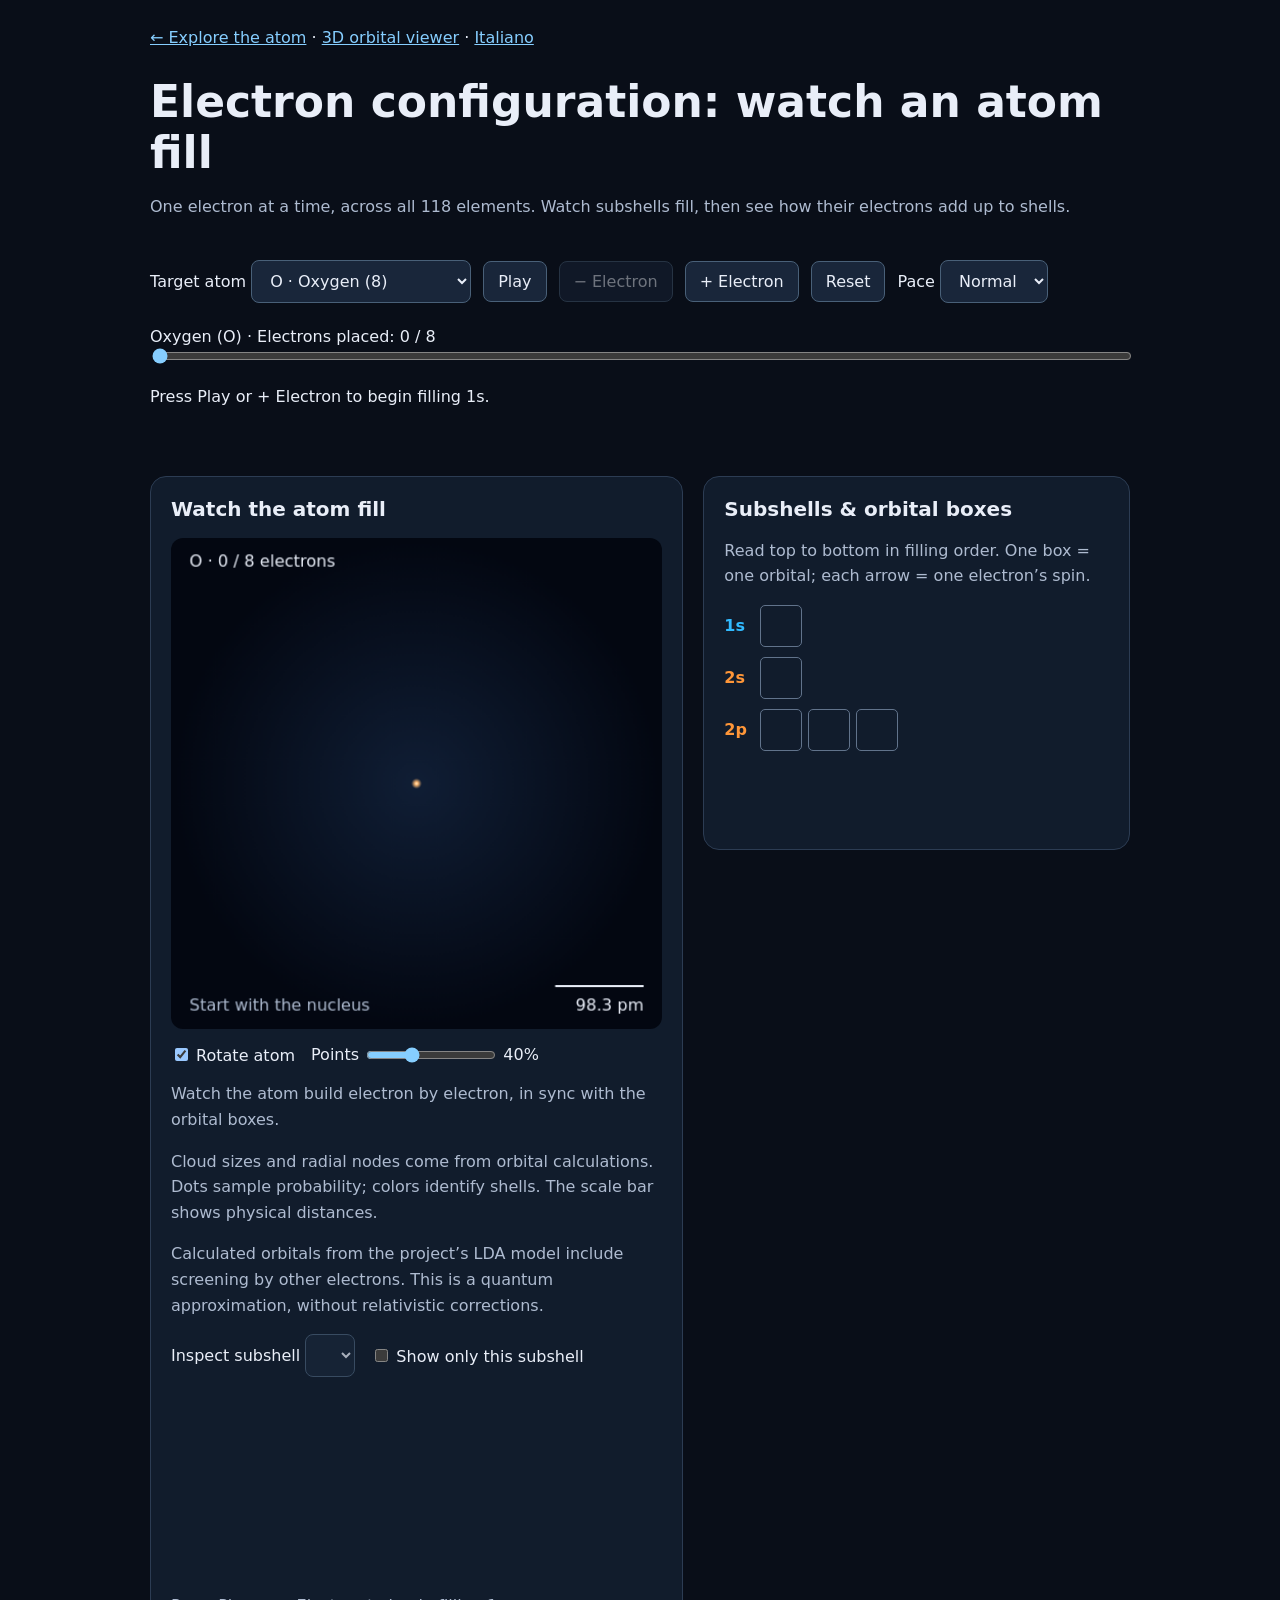
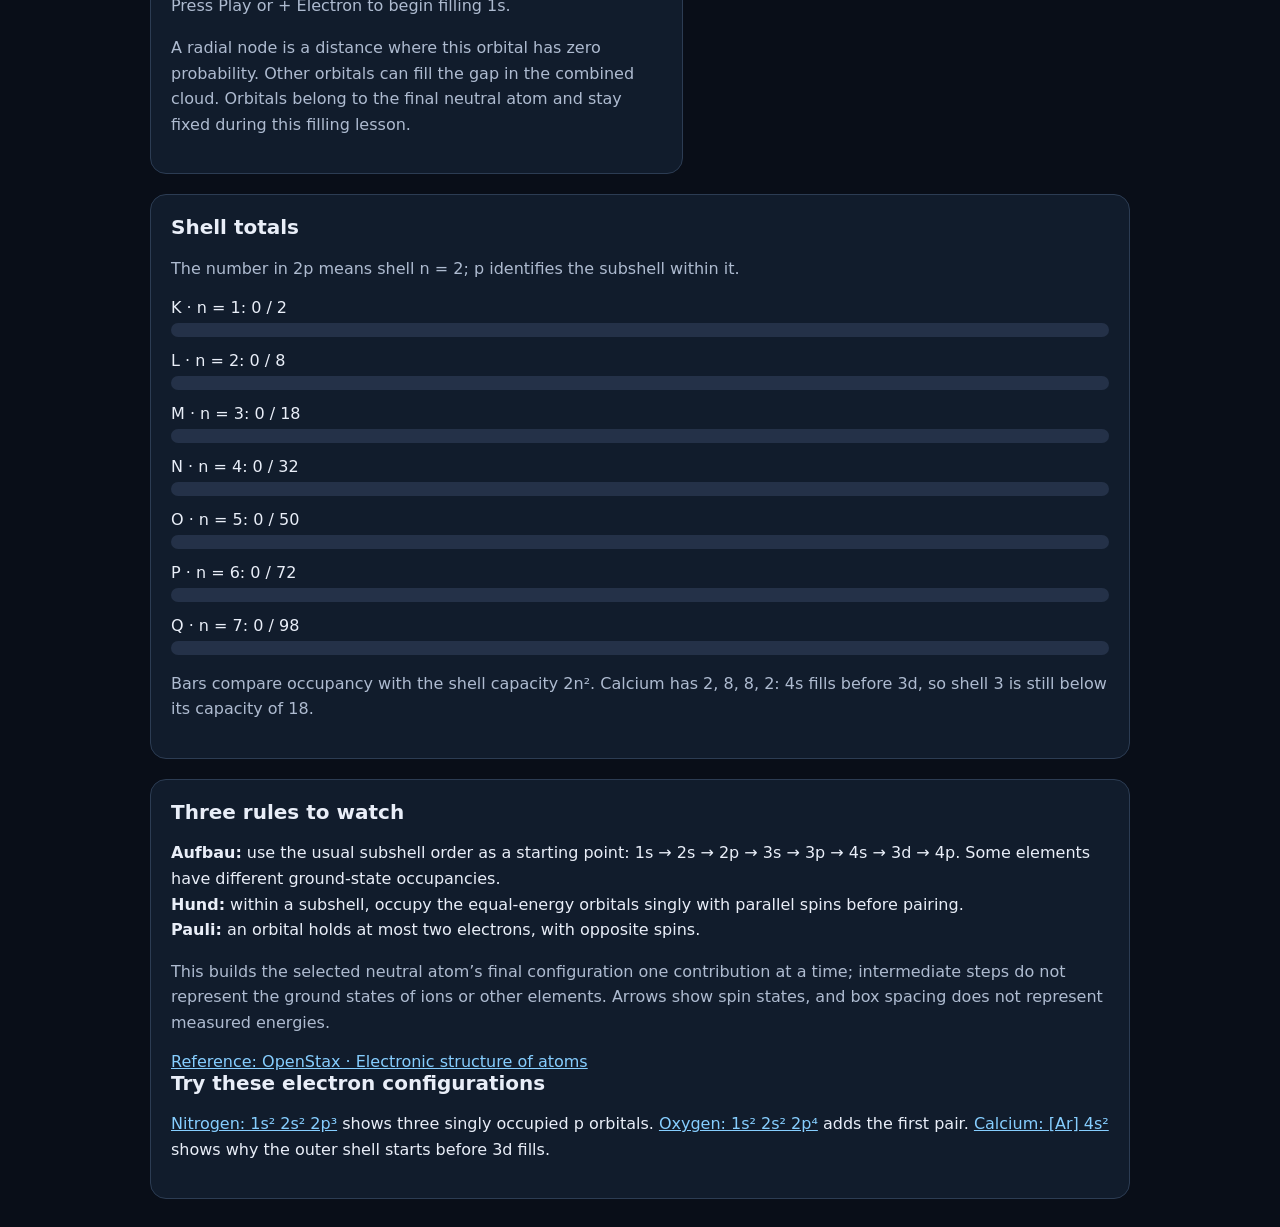
<file: web/shell_filling.html>
<!doctype html>
<html lang="en">
<head>
<meta charset="utf-8">
<meta name="viewport" content="width=device-width, initial-scale=1">
<title>Electron configuration animation: shell filling & orbital diagrams | Atom Cube</title>
<meta name="description" content="Learn electron configurations with an interactive shell-filling animation. Build atoms across all 118 elements and explore Aufbau, Hund’s rule and Pauli spin pairing.">
<link rel="canonical" href="https://fablab-bergamo.github.io/electron-3d-display/web/shell_filling.html">
<link rel="alternate" hreflang="en" href="https://fablab-bergamo.github.io/electron-3d-display/web/shell_filling.html">
<link rel="alternate" hreflang="it" href="https://fablab-bergamo.github.io/electron-3d-display/web/shell_filling_it.html">
<link rel="alternate" hreflang="x-default" href="https://fablab-bergamo.github.io/electron-3d-display/web/shell_filling.html">
<meta property="og:type" content="website">
<meta property="og:title" content="Electron configuration animation | Atom Cube">
<meta property="og:description" content="Watch an atom fill while orbital boxes explain Aufbau, Hund and Pauli.">
<meta property="og:url" content="https://fablab-bergamo.github.io/electron-3d-display/web/shell_filling.html">
<meta property="og:image" content="https://fablab-bergamo.github.io/electron-3d-display/img/atom_C.png">
<meta property="og:locale" content="en_GB">
<meta name="twitter:card" content="summary_large_image">
<style>
    :root { color-scheme: dark; font-family: system-ui, sans-serif; background: #090e18; color: #e9eef8; }
    body { margin: 0; }
    main { max-width: 980px; margin: auto; padding: 28px 20px; }
    a { color: #86ceff; }
    h1 { font-size: clamp(28px, 5vw, 44px); margin-bottom: 8px; }
    p { line-height: 1.6; }
    .muted { color: #aebbd0; }
    .controls { display: flex; flex-wrap: wrap; gap: 12px; align-items: center; margin: 24px 0; }
    button, select { font: inherit; background: #19263a; color: inherit; border: 1px solid #496078; border-radius: 8px; padding: 10px 14px; }
    button { cursor: pointer; }
    button:disabled { opacity: .45; cursor: default; }
    :focus-visible { outline: 3px solid #ffd080; outline-offset: 3px; }
    input[type=range] { width: 100%; accent-color: #86ceff; }
    .panels { display: grid; grid-template-columns: 1.25fr 1fr; gap: 20px; }
    section { background: #111c2c; border: 1px solid #2c3c53; border-radius: 16px; padding: 20px; }
    h2 { font-size: 20px; margin-top: 0; }
    .row { display: flex; align-items: center; gap: 6px; margin: 10px 0; }
    .label { min-width: 30px; color: var(--shell); font-weight: bold; }
    .box { display: inline-flex; flex: 0 0 clamp(24px, 4vw, 40px); min-width: 0; height: 40px; border: 1px solid #61738b; border-radius: 5px; align-items: center; justify-content: center; font-size: clamp(14px, 2.8vw, 24px); }
    .box.active { border-color: #ffd080; background: #433724; }
    .new { color: #ffd080; animation: arrive .6s ease-out; display: inline-block; }
    @keyframes arrive { from { opacity: 0; transform: translateY(-22px); } to { opacity: 1; transform: translateY(0); } }
    .shell { margin: 14px 0; }
    .track { background: #243148; height: 14px; border-radius: 8px; overflow: hidden; margin-top: 6px; }
    .fill { height: 100%; background: var(--shell); transition: width .6s ease; }
    #configuration { font-size: 22px; min-height: 34px; }
    #explanation { min-height: 76px; }
    .rules { margin-top: 20px; }
    #atom { display: block; width: 100%; aspect-ratio: 1; border-radius: 12px; }
    #radial-chart { display: block; width: 100%; height: auto; }
    .atom-controls { display: flex; flex-wrap: wrap; gap: 16px; align-items: center; margin: 16px 0; }
    .atom-controls input[type=range] { width: 130px; vertical-align: middle; }
    .totals { grid-column: 1 / -1; }
    fieldset { border: 0; padding: 0; margin: 0; min-width: 0; }
    .panels { align-items: start; }
    .panels > section { min-width: 0; }
    @media (max-width: 650px) { .panels { grid-template-columns: 1fr; } }
    @media (prefers-reduced-motion: reduce) { .new { animation: none; } .fill { transition: none; } }
</style>
</head>
<body>
<main>
    <nav aria-label="Main navigation"><a href="../index.html">← Explore the atom</a> · <a href="index.html">3D orbital viewer</a> · <a href="shell_filling_it.html" lang="it" hreflang="it">Italiano</a></nav>
    <h1>Electron configuration: watch an atom fill</h1>
    <p class="muted">One electron at a time, across all 118 elements. Watch subshells fill, then see how their electrons add up to shells.</p>
    <p id="loading" role="status">Loading the shared physics model…</p>
    <button id="retry" hidden>Retry</button>
    <fieldset id="lesson-controls" disabled>
    <div class="controls">
        <label>Target atom <select id="element"></select></label>
        <button id="play">Play</button>
        <button id="back" aria-label="Remove one electron">− Electron</button>
        <button id="next" aria-label="Add one electron">+ Electron</button>
        <button id="reset">Reset</button>
        <label>Pace <select id="speed"><option value="1800">Slow</option><option value="1000" selected>Normal</option><option value="500">Fast</option></select></label>
    </div>
    <label for="progress" id="progress-label">Electrons placed: 0</label>
    <input id="progress" type="range" min="0" max="8" value="0">
    </fieldset>
    <p id="explanation" role="status" aria-live="polite"></p>
    <p id="configuration-note" class="muted"></p>
    <div class="panels">
        <section class="atom-panel">
            <h2>Watch the atom fill</h2>
            <canvas id="atom" width="480" height="480" role="img" aria-label="Atom filling visualization">Calculated electron probability clouds, colored by shell. The shell totals below give the electron counts.</canvas>
            <div class="atom-controls">
                <label><input id="rotation" type="checkbox" checked> Rotate atom</label>
                <label>Points <input id="density" type="range" min="10" max="100" value="40" step="5"> <output id="density-value" for="density">40%</output></label>
            </div>
            <p class="muted">Watch the atom build electron by electron, in sync with the orbital boxes.</p>
            <p class="muted">Cloud sizes and radial nodes come from orbital calculations. Dots sample probability; colors identify shells. The scale bar shows physical distances.</p>
            <p id="radial-model" class="muted"></p>
            <div class="atom-controls">
                <label>Inspect subshell <select id="radial-subshell" disabled></select></label>
                <label><input id="isolate" type="checkbox"> Show only this subshell</label>
            </div>
            <canvas id="radial-chart" width="480" height="180" role="img" aria-label="Radial probability distribution">Probability of finding an electron at each distance from the nucleus.</canvas>
            <p id="radial-nodes" class="muted"></p>
            <p class="muted">A radial node is a distance where this orbital has zero probability. Other orbitals can fill the gap in the combined cloud. Orbitals belong to the final neutral atom and stay fixed during this filling lesson.</p>
        </section>
        <section aria-label="Orbital filling diagram">
            <h2>Subshells & orbital boxes</h2>
            <p class="muted">Read top to bottom in filling order. One box = one orbital; each arrow = one electron’s spin.</p>
            <div id="orbitals"></div>
            <p id="configuration" aria-label="Electron configuration"></p>
        </section>
        <section class="totals">
            <h2>Shell totals</h2>
            <p class="muted">The number in 2p means shell n = 2; p identifies the subshell within it.</p>
            <div id="shells"></div>
            <p class="muted">Bars compare occupancy with the shell capacity 2n². Calcium has 2, 8, 8, 2: 4s fills before 3d, so shell 3 is still below its capacity of 18.</p>
        </section>
    </div>
    <section class="rules">
        <h2>Three rules to watch</h2>
        <p><strong>Aufbau:</strong> use the usual subshell order as a starting point: 1s → 2s → 2p → 3s → 3p → 4s → 3d → 4p. Some elements have different ground-state occupancies.<br>
        <strong>Hund:</strong> within a subshell, occupy the equal-energy orbitals singly with parallel spins before pairing.<br>
        <strong>Pauli:</strong> an orbital holds at most two electrons, with opposite spins.</p>
        <p class="muted">This builds the selected neutral atom’s final configuration one contribution at a time; intermediate steps do not represent the ground states of ions or other elements. Arrows show spin states, and box spacing does not represent measured energies.</p>
        <a href="https://openstax.org/books/chemistry-atoms-first-2e/pages/3-4-electronic-structure-of-atoms-electron-configurations">Reference: OpenStax · Electronic structure of atoms</a>
        <h2>Try these electron configurations</h2>
        <p><a href="?z=7">Nitrogen: 1s² 2s² 2p³</a> shows three singly occupied p orbitals.
        <a href="?z=8">Oxygen: 1s² 2s² 2p⁴</a> adds the first pair.
        <a href="?z=20">Calcium: [Ar] 4s²</a> shows why the outer shell starts before 3d fills.</p>
    </section>
</main>
<script src="shell_filling_model.js"></script>
<script src="shell_filling_radial.js"></script>
<script src="shell_filling_locale.js"></script>
<script src="shell_filling_atom.js"></script>
<script src="shell_filling_backend.js"></script>
<script src="shell_filling.js"></script>
</body>
</html>
</file>
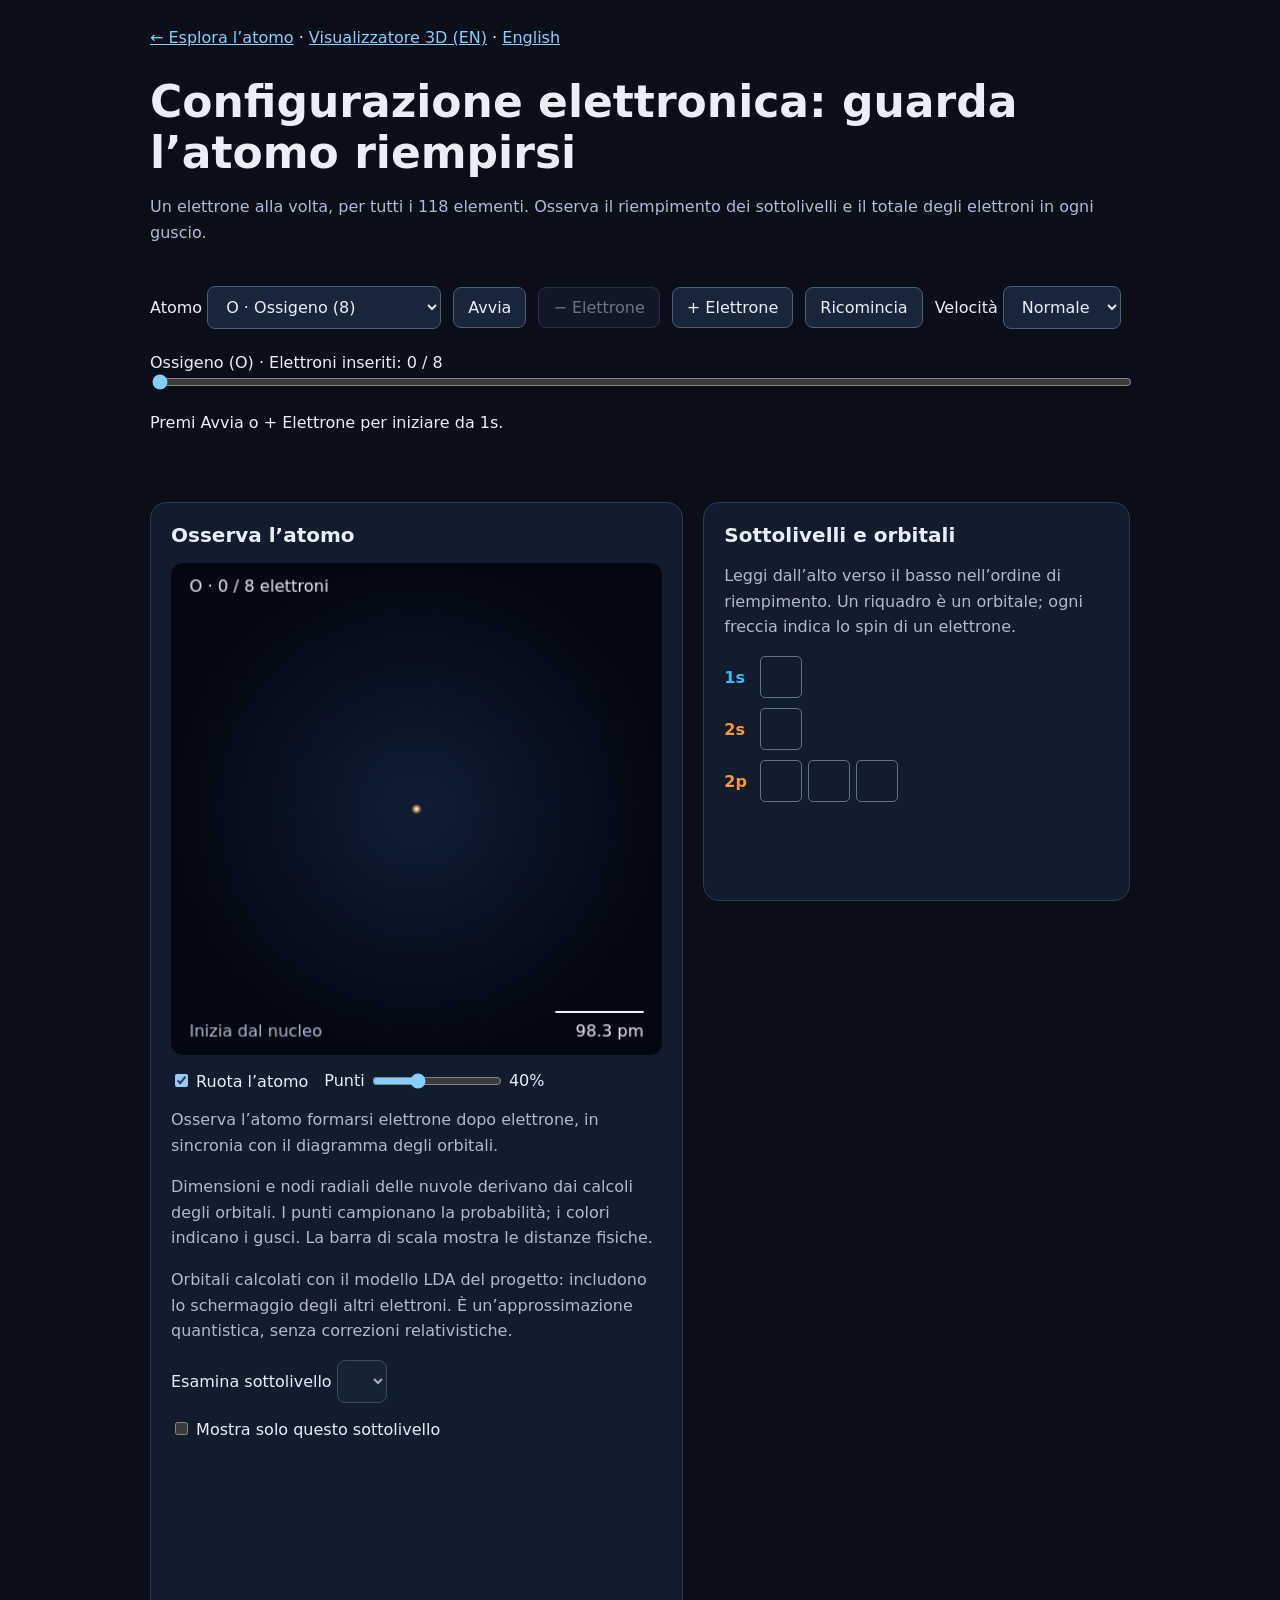
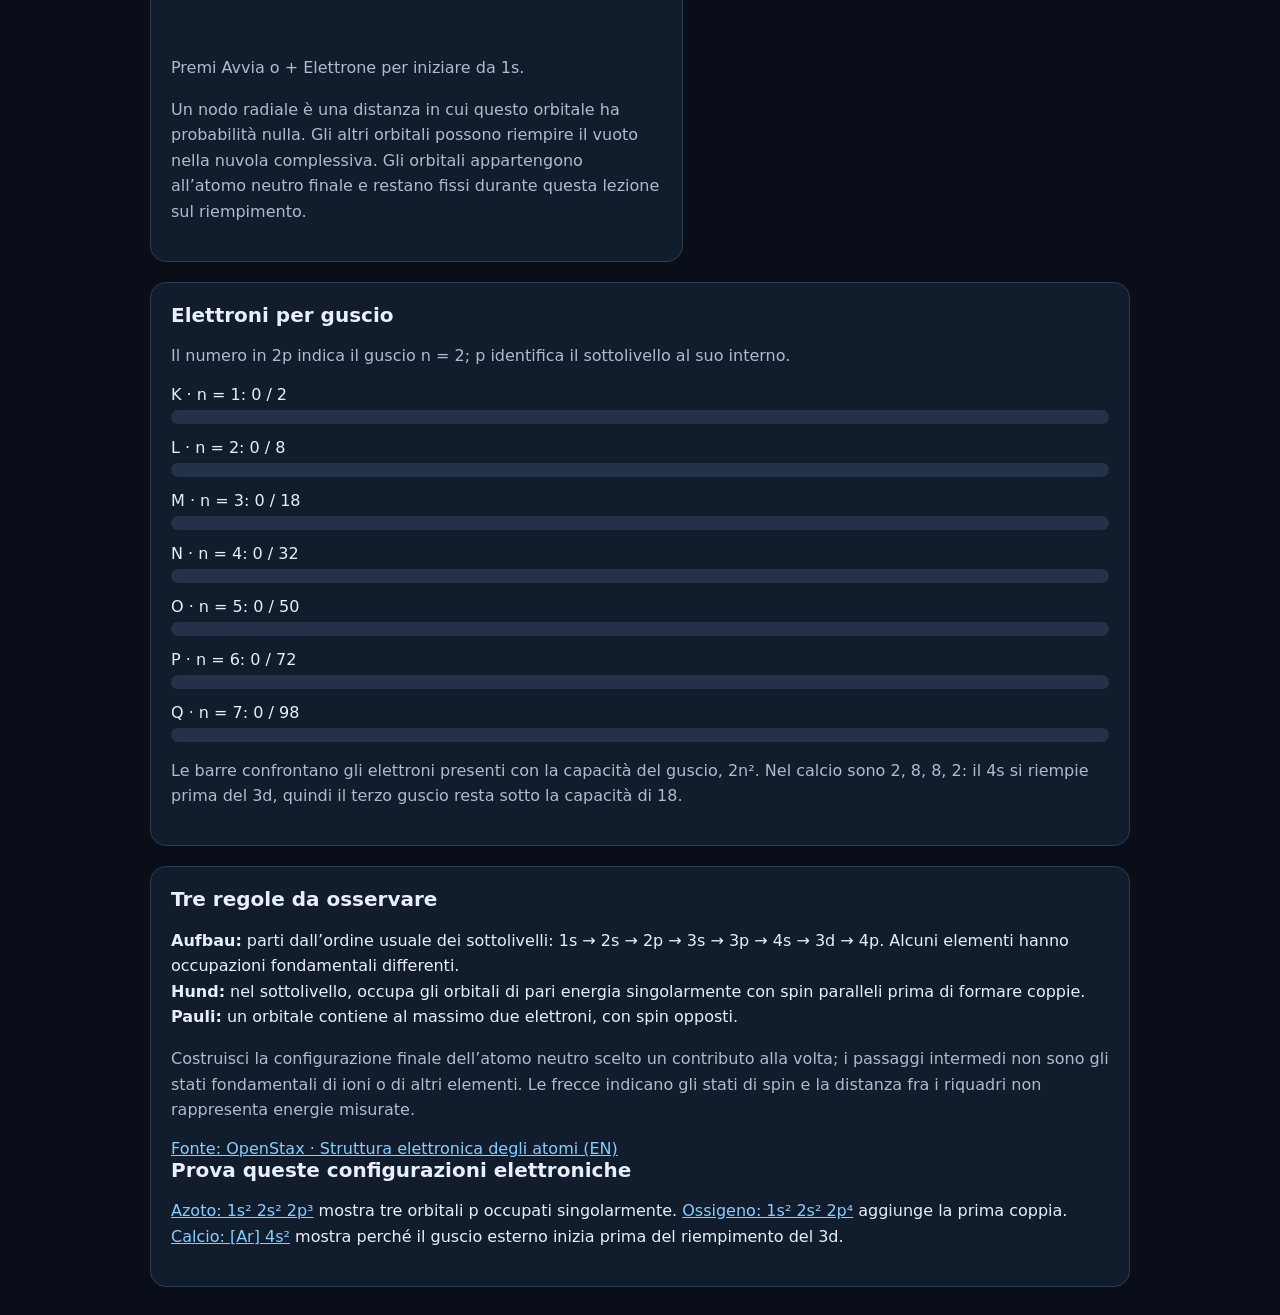
<file: web/shell_filling_it.html>
<!doctype html>
<!-- Generated by tools/education_pages_gen.py from the English lesson; do not edit. -->
<html lang="it">
<head>
<meta charset="utf-8">
<meta name="viewport" content="width=device-width, initial-scale=1">
<title>Configurazione elettronica: animazione di gusci e orbitali | Atom Cube</title>
<meta name="description" content="Impara la configurazione elettronica con un’animazione interattiva: riempi gli atomi di tutti i 118 elementi e scopri Aufbau, Hund e il principio di Pauli.">
<link rel="canonical" href="https://fablab-bergamo.github.io/electron-3d-display/web/shell_filling_it.html">
<link rel="alternate" hreflang="en" href="https://fablab-bergamo.github.io/electron-3d-display/web/shell_filling.html">
<link rel="alternate" hreflang="it" href="https://fablab-bergamo.github.io/electron-3d-display/web/shell_filling_it.html">
<link rel="alternate" hreflang="x-default" href="https://fablab-bergamo.github.io/electron-3d-display/web/shell_filling.html">
<meta property="og:type" content="website">
<meta property="og:title" content="Configurazione elettronica animata | Atom Cube">
<meta property="og:description" content="Osserva il riempimento dell’atomo mentre i diagrammi degli orbitali spiegano Aufbau, Hund e Pauli.">
<meta property="og:url" content="https://fablab-bergamo.github.io/electron-3d-display/web/shell_filling_it.html">
<meta property="og:image" content="https://fablab-bergamo.github.io/electron-3d-display/img/atom_C.png">
<meta property="og:locale" content="it_IT">
<meta name="twitter:card" content="summary_large_image">
<style>
    :root { color-scheme: dark; font-family: system-ui, sans-serif; background: #090e18; color: #e9eef8; }
    body { margin: 0; }
    main { max-width: 980px; margin: auto; padding: 28px 20px; }
    a { color: #86ceff; }
    h1 { font-size: clamp(28px, 5vw, 44px); margin-bottom: 8px; }
    p { line-height: 1.6; }
    .muted { color: #aebbd0; }
    .controls { display: flex; flex-wrap: wrap; gap: 12px; align-items: center; margin: 24px 0; }
    button, select { font: inherit; background: #19263a; color: inherit; border: 1px solid #496078; border-radius: 8px; padding: 10px 14px; }
    button { cursor: pointer; }
    button:disabled { opacity: .45; cursor: default; }
    :focus-visible { outline: 3px solid #ffd080; outline-offset: 3px; }
    input[type=range] { width: 100%; accent-color: #86ceff; }
    .panels { display: grid; grid-template-columns: 1.25fr 1fr; gap: 20px; }
    section { background: #111c2c; border: 1px solid #2c3c53; border-radius: 16px; padding: 20px; }
    h2 { font-size: 20px; margin-top: 0; }
    .row { display: flex; align-items: center; gap: 6px; margin: 10px 0; }
    .label { min-width: 30px; color: var(--shell); font-weight: bold; }
    .box { display: inline-flex; flex: 0 0 clamp(24px, 4vw, 40px); min-width: 0; height: 40px; border: 1px solid #61738b; border-radius: 5px; align-items: center; justify-content: center; font-size: clamp(14px, 2.8vw, 24px); }
    .box.active { border-color: #ffd080; background: #433724; }
    .new { color: #ffd080; animation: arrive .6s ease-out; display: inline-block; }
    @keyframes arrive { from { opacity: 0; transform: translateY(-22px); } to { opacity: 1; transform: translateY(0); } }
    .shell { margin: 14px 0; }
    .track { background: #243148; height: 14px; border-radius: 8px; overflow: hidden; margin-top: 6px; }
    .fill { height: 100%; background: var(--shell); transition: width .6s ease; }
    #configuration { font-size: 22px; min-height: 34px; }
    #explanation { min-height: 76px; }
    .rules { margin-top: 20px; }
    #atom { display: block; width: 100%; aspect-ratio: 1; border-radius: 12px; }
    #radial-chart { display: block; width: 100%; height: auto; }
    .atom-controls { display: flex; flex-wrap: wrap; gap: 16px; align-items: center; margin: 16px 0; }
    .atom-controls input[type=range] { width: 130px; vertical-align: middle; }
    .totals { grid-column: 1 / -1; }
    fieldset { border: 0; padding: 0; margin: 0; min-width: 0; }
    .panels { align-items: start; }
    .panels > section { min-width: 0; }
    @media (max-width: 650px) { .panels { grid-template-columns: 1fr; } }
    @media (prefers-reduced-motion: reduce) { .new { animation: none; } .fill { transition: none; } }
</style>
</head>
<body>
<main>
    <nav aria-label="Navigazione principale"><a href="../it/index.html">← Esplora l’atomo</a> · <a href="index.html">Visualizzatore 3D (EN)</a> · <a href="shell_filling.html" lang="en" hreflang="en">English</a></nav>
    <h1>Configurazione elettronica: guarda l’atomo riempirsi</h1>
    <p class="muted">Un elettrone alla volta, per tutti i 118 elementi. Osserva il riempimento dei sottolivelli e il totale degli elettroni in ogni guscio.</p>
    <p id="loading" role="status">Caricamento del modello fisico condiviso…</p>
    <button id="retry" hidden>Riprova</button>
    <fieldset id="lesson-controls" disabled>
    <div class="controls">
        <label>Atomo <select id="element"></select></label>
        <button id="play">Avvia</button>
        <button id="back" aria-label="Rimuovi un elettrone">− Elettrone</button>
        <button id="next" aria-label="Aggiungi un elettrone">+ Elettrone</button>
        <button id="reset">Ricomincia</button>
        <label>Velocità <select id="speed"><option value="1800">Lenta</option><option value="1000" selected>Normale</option><option value="500">Rapida</option></select></label>
    </div>
    <label for="progress" id="progress-label">Elettroni inseriti: 0</label>
    <input id="progress" type="range" min="0" max="8" value="0">
    </fieldset>
    <p id="explanation" role="status" aria-live="polite"></p>
    <p id="configuration-note" class="muted"></p>
    <div class="panels">
        <section class="atom-panel">
            <h2>Osserva l’atomo</h2>
            <canvas id="atom" width="480" height="480" role="img" aria-label="Animazione del riempimento dell’atomo">Nuvole calcolate di probabilità elettronica, colorate per guscio. I totali sotto indicano il numero di elettroni.</canvas>
            <div class="atom-controls">
                <label><input id="rotation" type="checkbox" checked> Ruota l’atomo</label>
                <label>Punti <input id="density" type="range" min="10" max="100" value="40" step="5"> <output id="density-value" for="density">40%</output></label>
            </div>
            <p class="muted">Osserva l’atomo formarsi elettrone dopo elettrone, in sincronia con il diagramma degli orbitali.</p>
            <p class="muted">Dimensioni e nodi radiali delle nuvole derivano dai calcoli degli orbitali. I punti campionano la probabilità; i colori indicano i gusci. La barra di scala mostra le distanze fisiche.</p>
            <p id="radial-model" class="muted"></p>
            <div class="atom-controls">
                <label>Esamina sottolivello <select id="radial-subshell" disabled></select></label>
                <label><input id="isolate" type="checkbox"> Mostra solo questo sottolivello</label>
            </div>
            <canvas id="radial-chart" width="480" height="180" role="img" aria-label="Distribuzione di probabilità radiale">Probabilità di trovare un elettrone a ogni distanza dal nucleo.</canvas>
            <p id="radial-nodes" class="muted"></p>
            <p class="muted">Un nodo radiale è una distanza in cui questo orbitale ha probabilità nulla. Gli altri orbitali possono riempire il vuoto nella nuvola complessiva. Gli orbitali appartengono all’atomo neutro finale e restano fissi durante questa lezione sul riempimento.</p>
        </section>
        <section aria-label="Diagramma di riempimento degli orbitali">
            <h2>Sottolivelli e orbitali</h2>
            <p class="muted">Leggi dall’alto verso il basso nell’ordine di riempimento. Un riquadro è un orbitale; ogni freccia indica lo spin di un elettrone.</p>
            <div id="orbitals"></div>
            <p id="configuration" aria-label="Configurazione elettronica"></p>
        </section>
        <section class="totals">
            <h2>Elettroni per guscio</h2>
            <p class="muted">Il numero in 2p indica il guscio n = 2; p identifica il sottolivello al suo interno.</p>
            <div id="shells"></div>
            <p class="muted">Le barre confrontano gli elettroni presenti con la capacità del guscio, 2n². Nel calcio sono 2, 8, 8, 2: il 4s si riempie prima del 3d, quindi il terzo guscio resta sotto la capacità di 18.</p>
        </section>
    </div>
    <section class="rules">
        <h2>Tre regole da osservare</h2>
        <p><strong>Aufbau:</strong> parti dall’ordine usuale dei sottolivelli: 1s → 2s → 2p → 3s → 3p → 4s → 3d → 4p. Alcuni elementi hanno occupazioni fondamentali differenti.<br>
        <strong>Hund:</strong> nel sottolivello, occupa gli orbitali di pari energia singolarmente con spin paralleli prima di formare coppie.<br>
        <strong>Pauli:</strong> un orbitale contiene al massimo due elettroni, con spin opposti.</p>
        <p class="muted">Costruisci la configurazione finale dell’atomo neutro scelto un contributo alla volta; i passaggi intermedi non sono gli stati fondamentali di ioni o di altri elementi. Le frecce indicano gli stati di spin e la distanza fra i riquadri non rappresenta energie misurate.</p>
        <a href="https://openstax.org/books/chemistry-atoms-first-2e/pages/3-4-electronic-structure-of-atoms-electron-configurations">Fonte: OpenStax · Struttura elettronica degli atomi (EN)</a>
        <h2>Prova queste configurazioni elettroniche</h2>
        <p><a href="?z=7">Azoto: 1s² 2s² 2p³</a> mostra tre orbitali p occupati singolarmente.
        <a href="?z=8">Ossigeno: 1s² 2s² 2p⁴</a> aggiunge la prima coppia.
        <a href="?z=20">Calcio: [Ar] 4s²</a> mostra perché il guscio esterno inizia prima del riempimento del 3d.</p>
    </section>
</main>
<script src="shell_filling_model.js"></script>
<script src="shell_filling_radial.js"></script>
<script src="shell_filling_locale.js"></script>
<script src="shell_filling_atom.js"></script>
<script src="shell_filling_backend.js"></script>
<script src="shell_filling.js"></script>
</body>
</html>
</file>
<file: web/portal.css>
:root { color-scheme: dark; font-family: system-ui, sans-serif; background: #080e18; color: #e9eef8; }
* { box-sizing: border-box; }
[hidden] { display: none !important; }
body { margin: 0; }
a { color: #73cdff; text-underline-offset: 4px; }
a:hover { color: #c6eeff; }
:focus-visible { outline: 3px solid #ffc47b; outline-offset: 5px; }
header, main, footer { max-width: 1120px; padding: 24px; margin: auto; }
header { display: flex; align-items: center; justify-content: space-between; gap: 18px; }
.brand { font-weight: 800; letter-spacing: .08em; color: #fff; text-decoration: none; }
.brand span { display: block; font-size: 12px; font-weight: 400; color: #9db1c9; letter-spacing: 0; margin-top: 5px; }
nav { display: flex; gap: 22px; }
.skip { position: absolute; top: -80px; padding: 12px; background: #182945; z-index: 10; }
.skip:focus { top: 8px; }
section { margin: 40px 0 64px; }
.hero { display: grid; grid-template-columns: 1.2fr 1fr; align-items: center; gap: 40px; margin-top: 12px; }
h1 { font-size: clamp(44px, 7vw, 78px); letter-spacing: -.05em; line-height: 1.05; margin: 20px 0; max-width: 620px; }
h2 { font-size: clamp(25px, 4vw, 34px); letter-spacing: -.03em; }
h3 { font-size: 21px; margin-top: 0; }
p { line-height: 1.7; color: #b8c7db; }
.intro { font-size: 20px; max-width: 600px; }
.eyebrow { font-size: 12px; text-transform: uppercase; letter-spacing: .13em; color: #85d0ff; }
.actions { display: flex; flex-wrap: wrap; align-items: center; gap: 18px; margin-top: 28px; }
.button { display: inline-block; padding: 14px 18px; background: #7ad2ff; color: #071525; text-decoration: none; border-radius: 8px; font-weight: 650; }
.button:hover { background: #b2e5ff; color: #071525; }
figure { margin: 0; }
.portal-atom { width: 100%; aspect-ratio: 1; }
.portal-atom canvas { display: block; width: 100%; height: auto; border-radius: 50%; }
#portal-rotation { display: block; margin: 12px auto; color: #b2dcf7; background: #111c2d; border: 1px solid #304057; border-radius: 8px; padding: 8px 14px; font: inherit; cursor: pointer; }
figure img { display: block; width: 100%; height: auto; border-radius: 50%; background: #000; }
figcaption { font-size: 12px; text-align: center; color: #93a6bf; line-height: 1.5; margin: 16px 20px; }
.paths { display: grid; grid-template-columns: repeat(3, 1fr); gap: 18px; }
article { display: flex; flex-direction: column; padding: 24px; border: 1px solid #304057; border-radius: 12px; background: #111c2d; }
article p { flex: 1; }
.text-link { font-weight: 600; }
.concepts { border-top: 1px solid #304057; border-bottom: 1px solid #304057; padding: 24px 0; }
.table-wrap { overflow-x: auto; }
table { width: 100%; border-collapse: collapse; text-align: left; }
th, td { padding: 16px 12px; border-bottom: 1px solid #28384e; line-height: 1.6; }
th { color: #96dcff; }
.examples, .guides ol { padding-left: 24px; }
.examples li { padding: 12px 0; font-size: 18px; }
.guides { background: #111c2d; padding: 26px; border-radius: 12px; }
.guides li { padding: 10px 0; }
.guides li p { margin: 5px 0; }
details { border-bottom: 1px solid #304057; padding: 18px 0; }
summary { cursor: pointer; font-size: 18px; font-weight: 600; }
footer { border-top: 1px solid #304057; padding-bottom: 40px; line-height: 1.7; }
@media (max-width: 760px) { .hero, .paths { grid-template-columns: 1fr; } .hero figure { max-width: 400px; margin: auto; } header { flex-wrap: wrap; } main { padding-top: 0; } section { margin-bottom: 42px; } }
</file>
